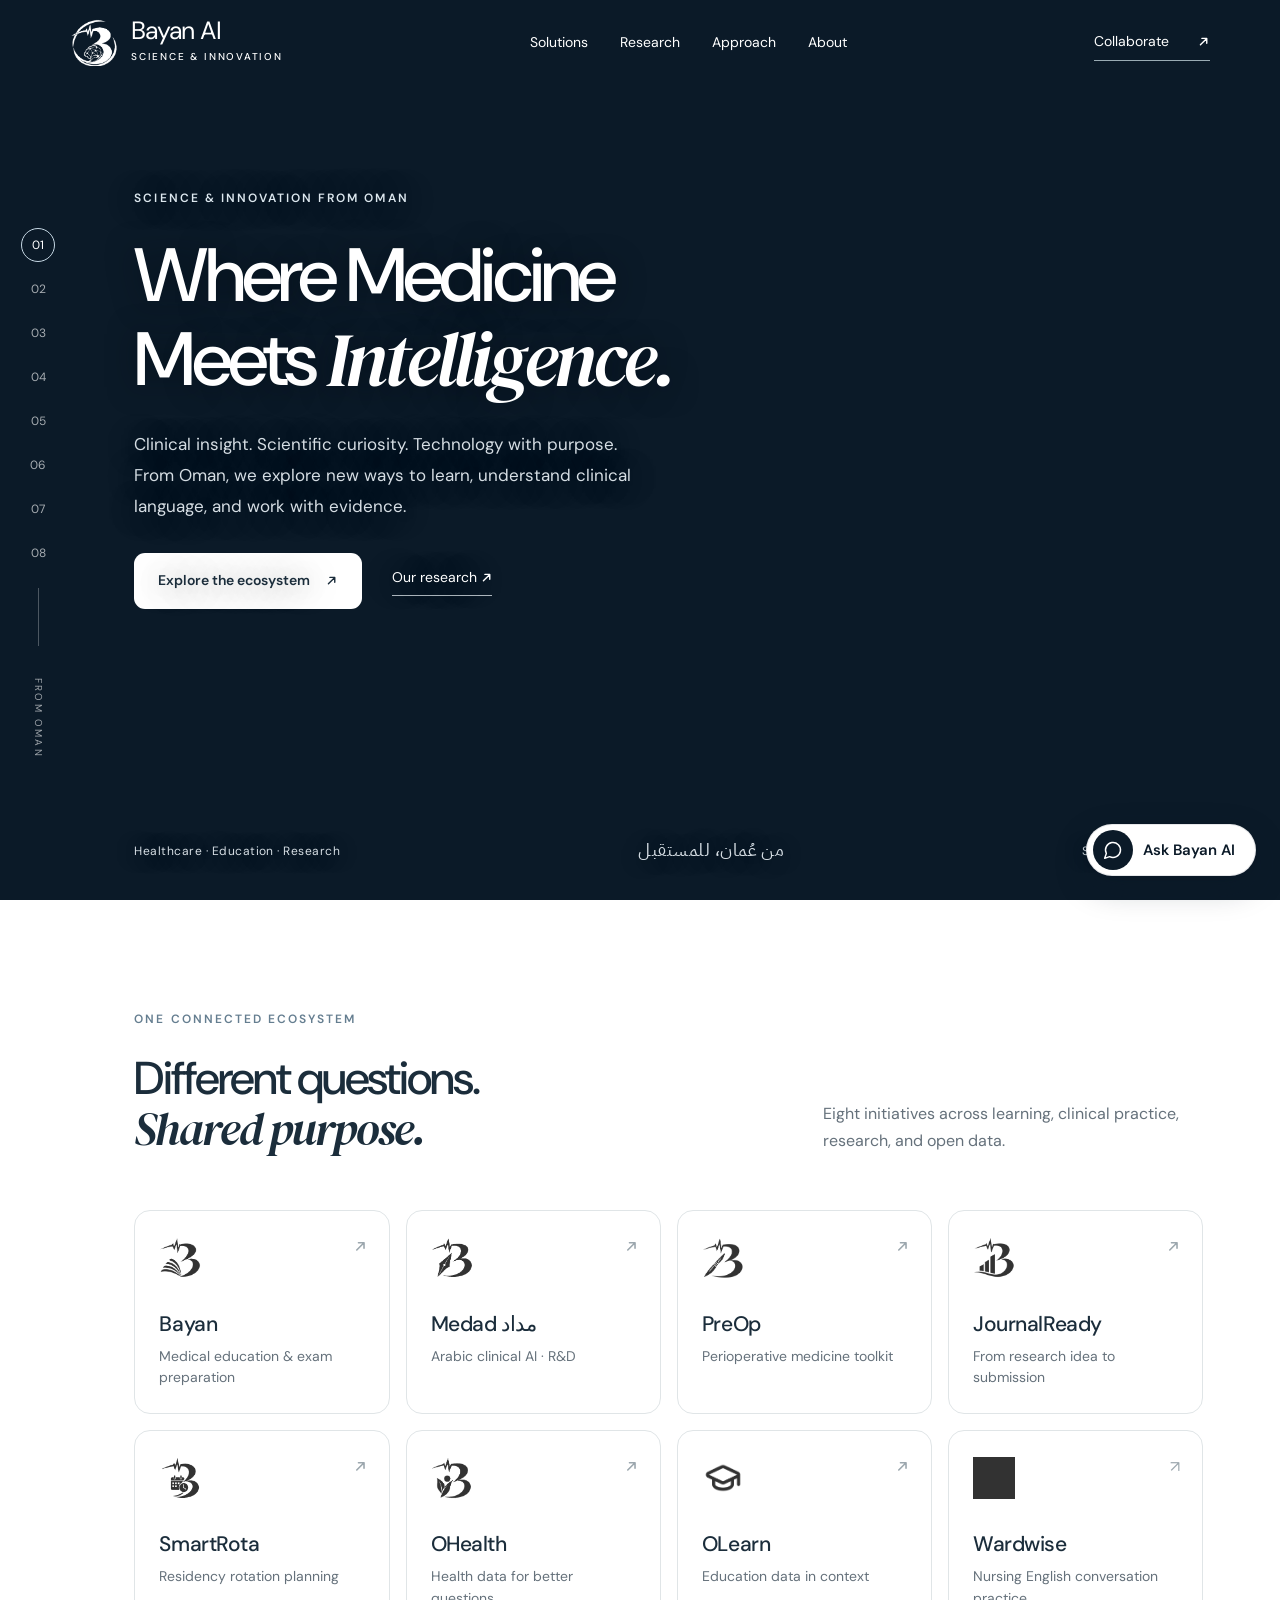
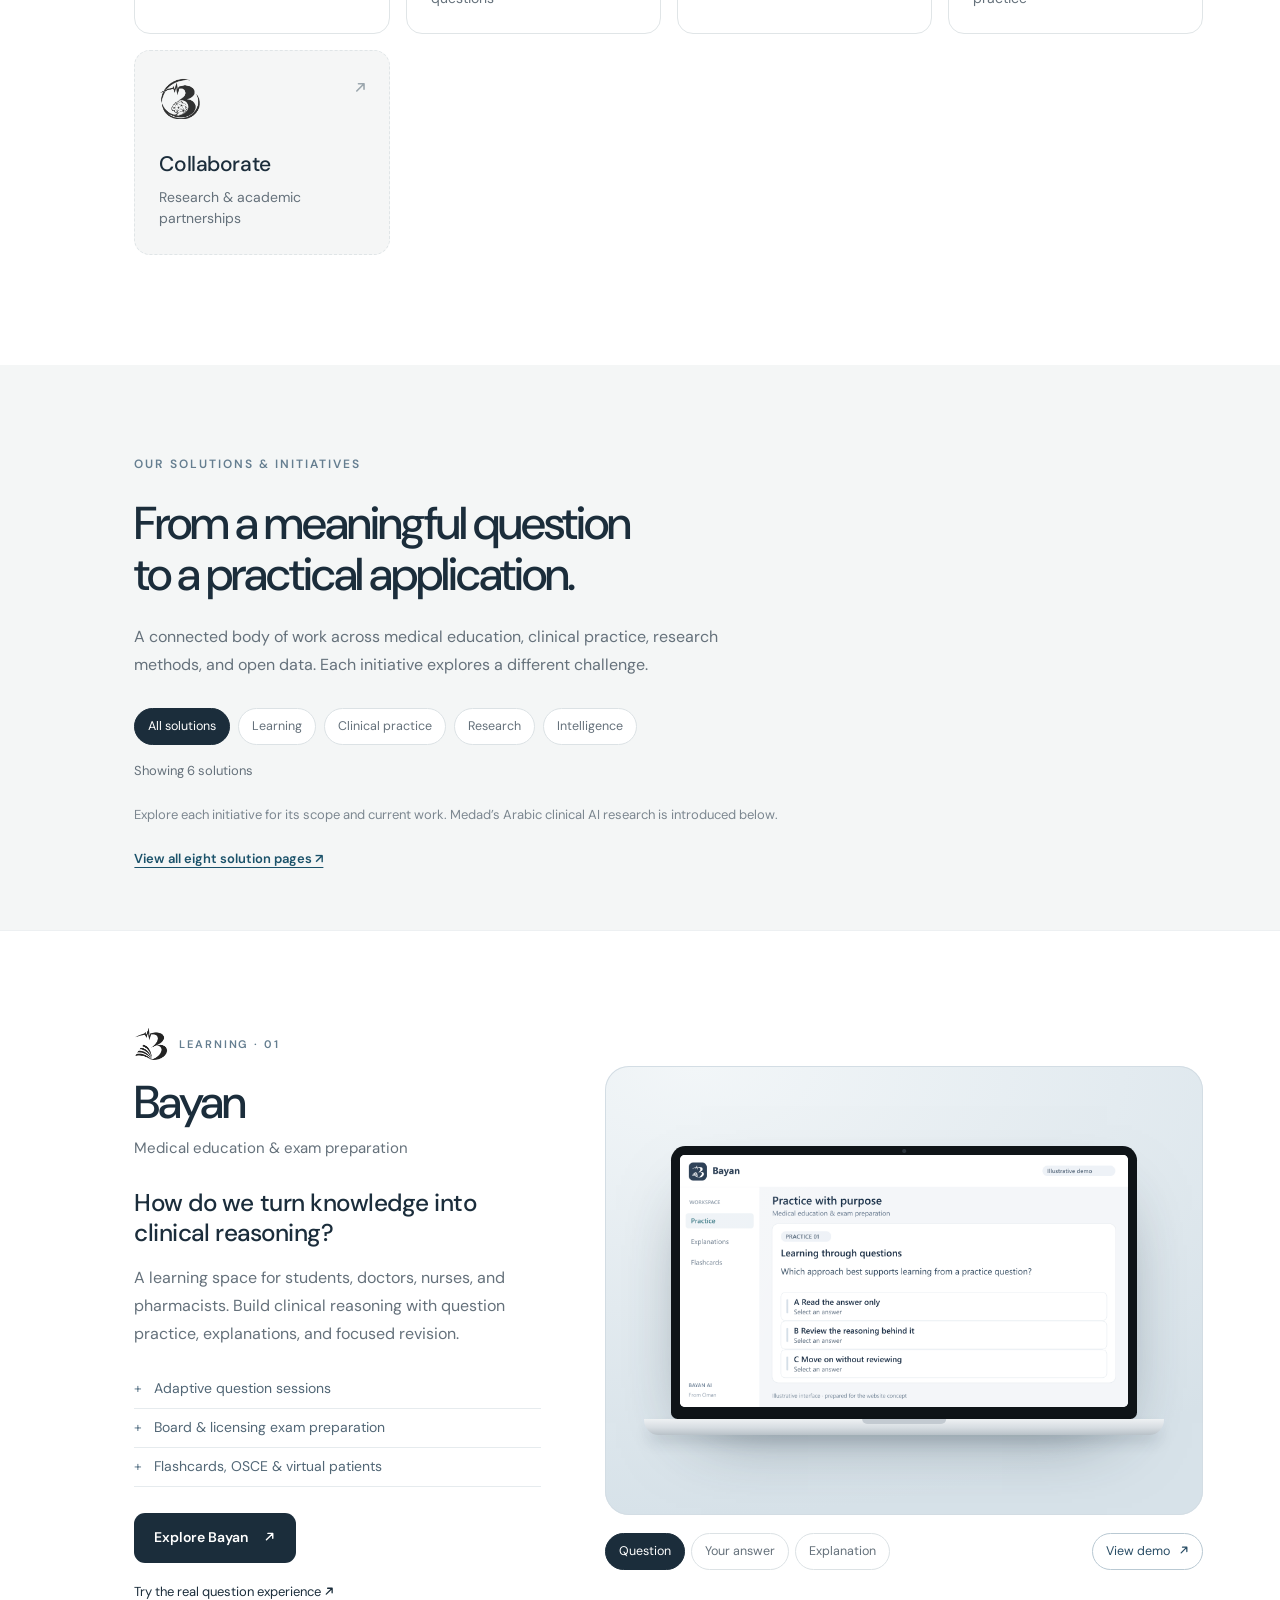
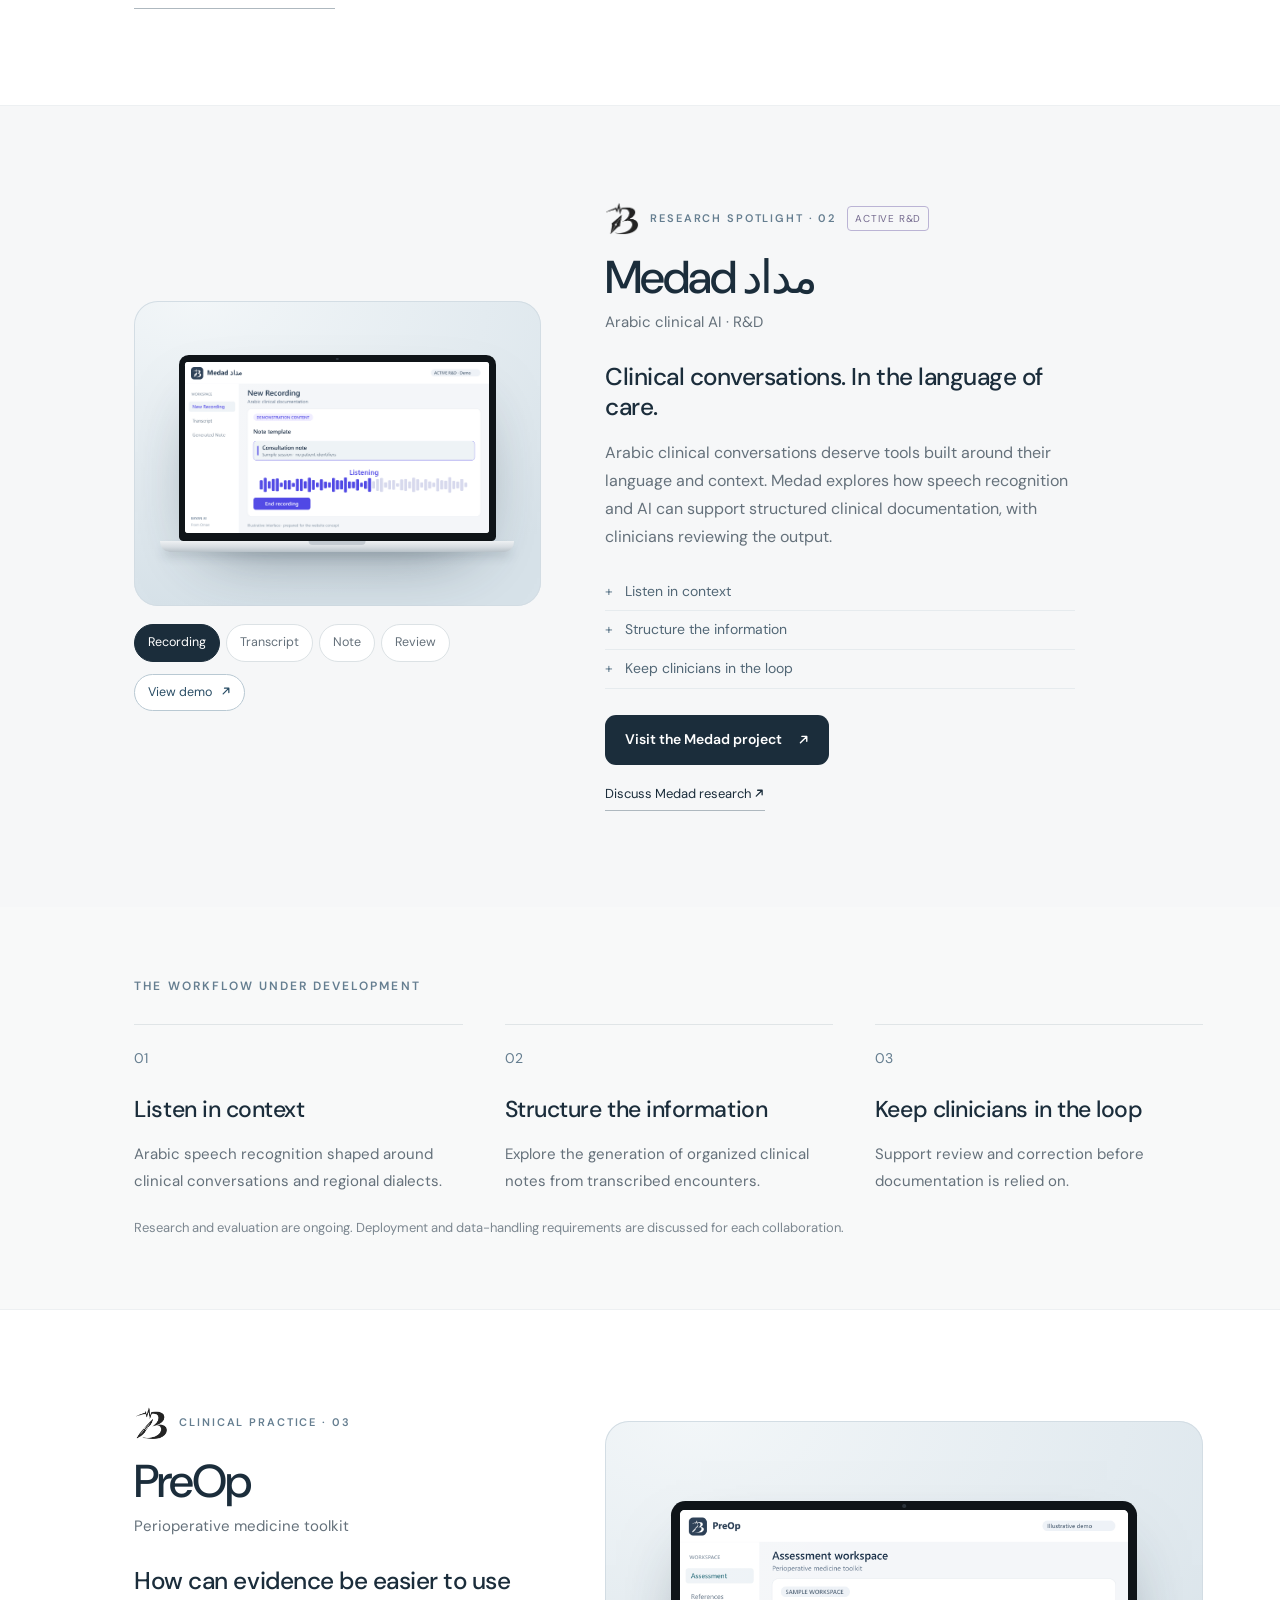
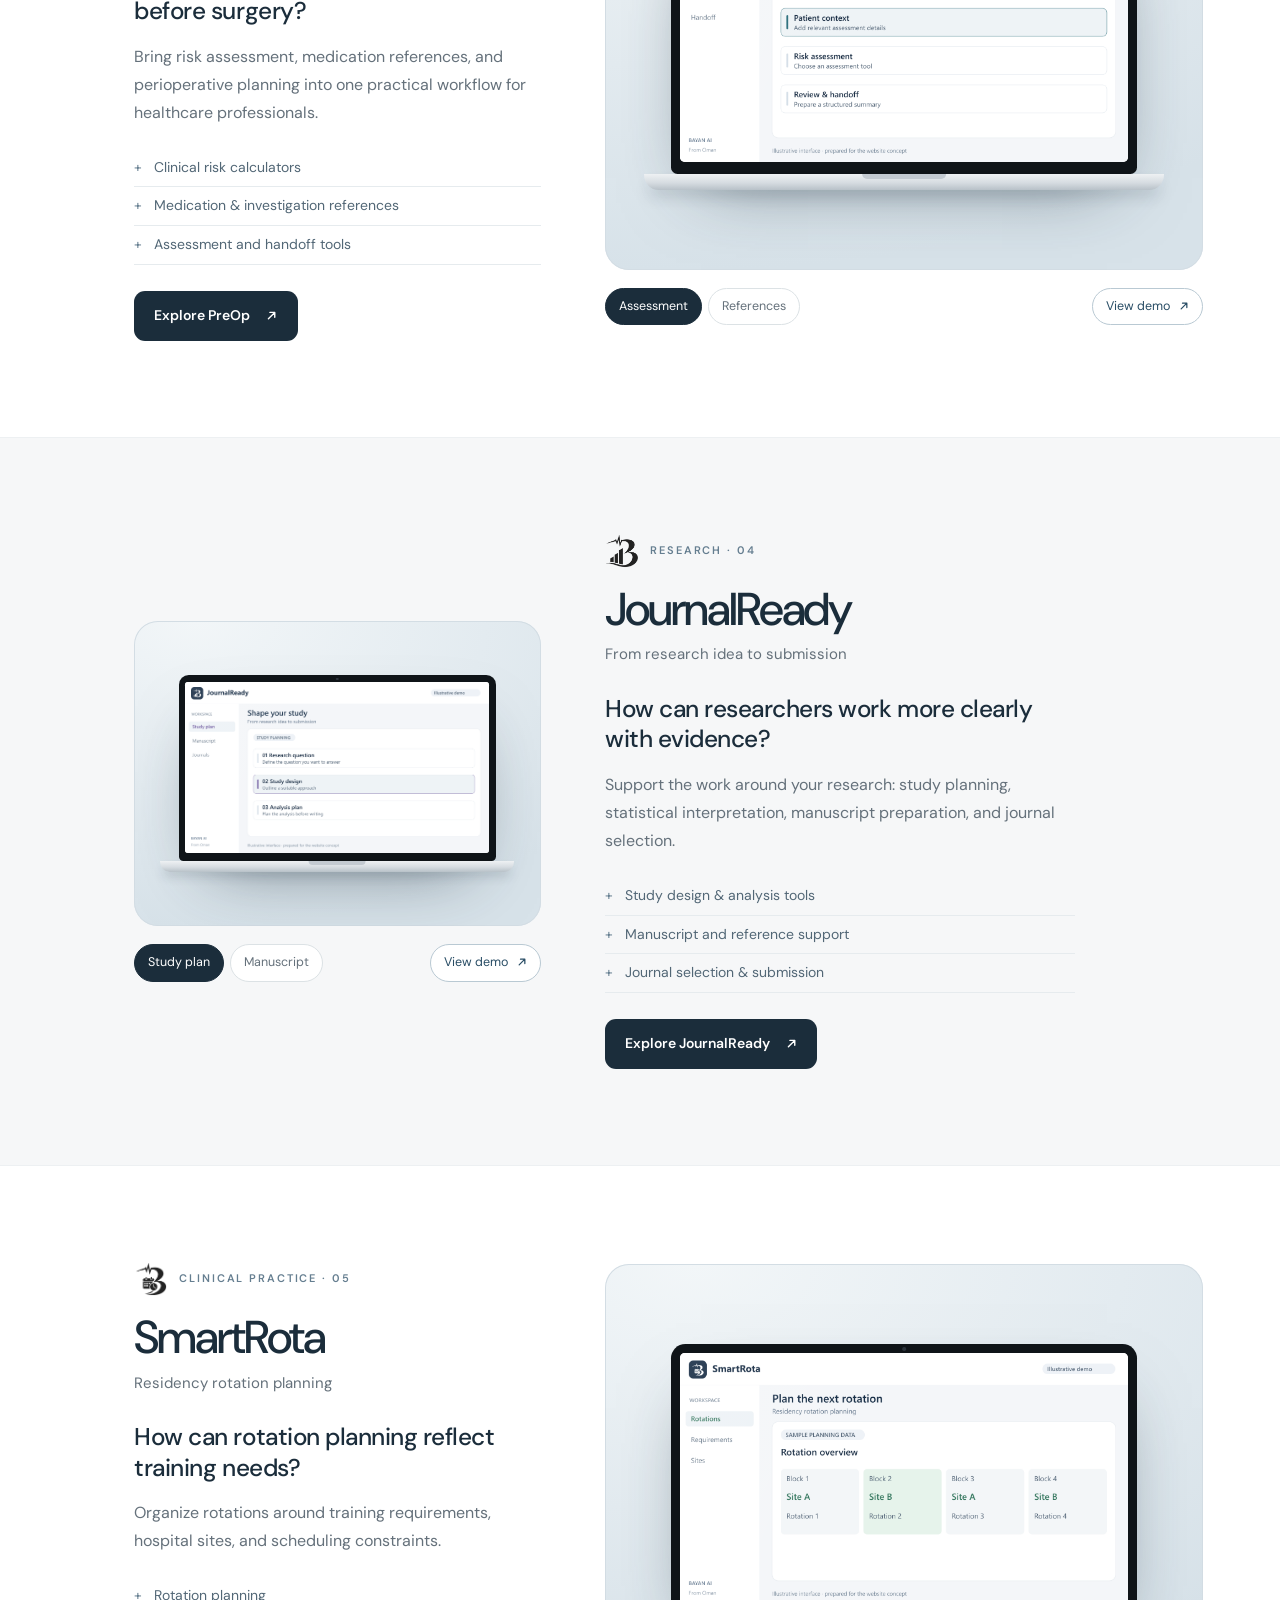
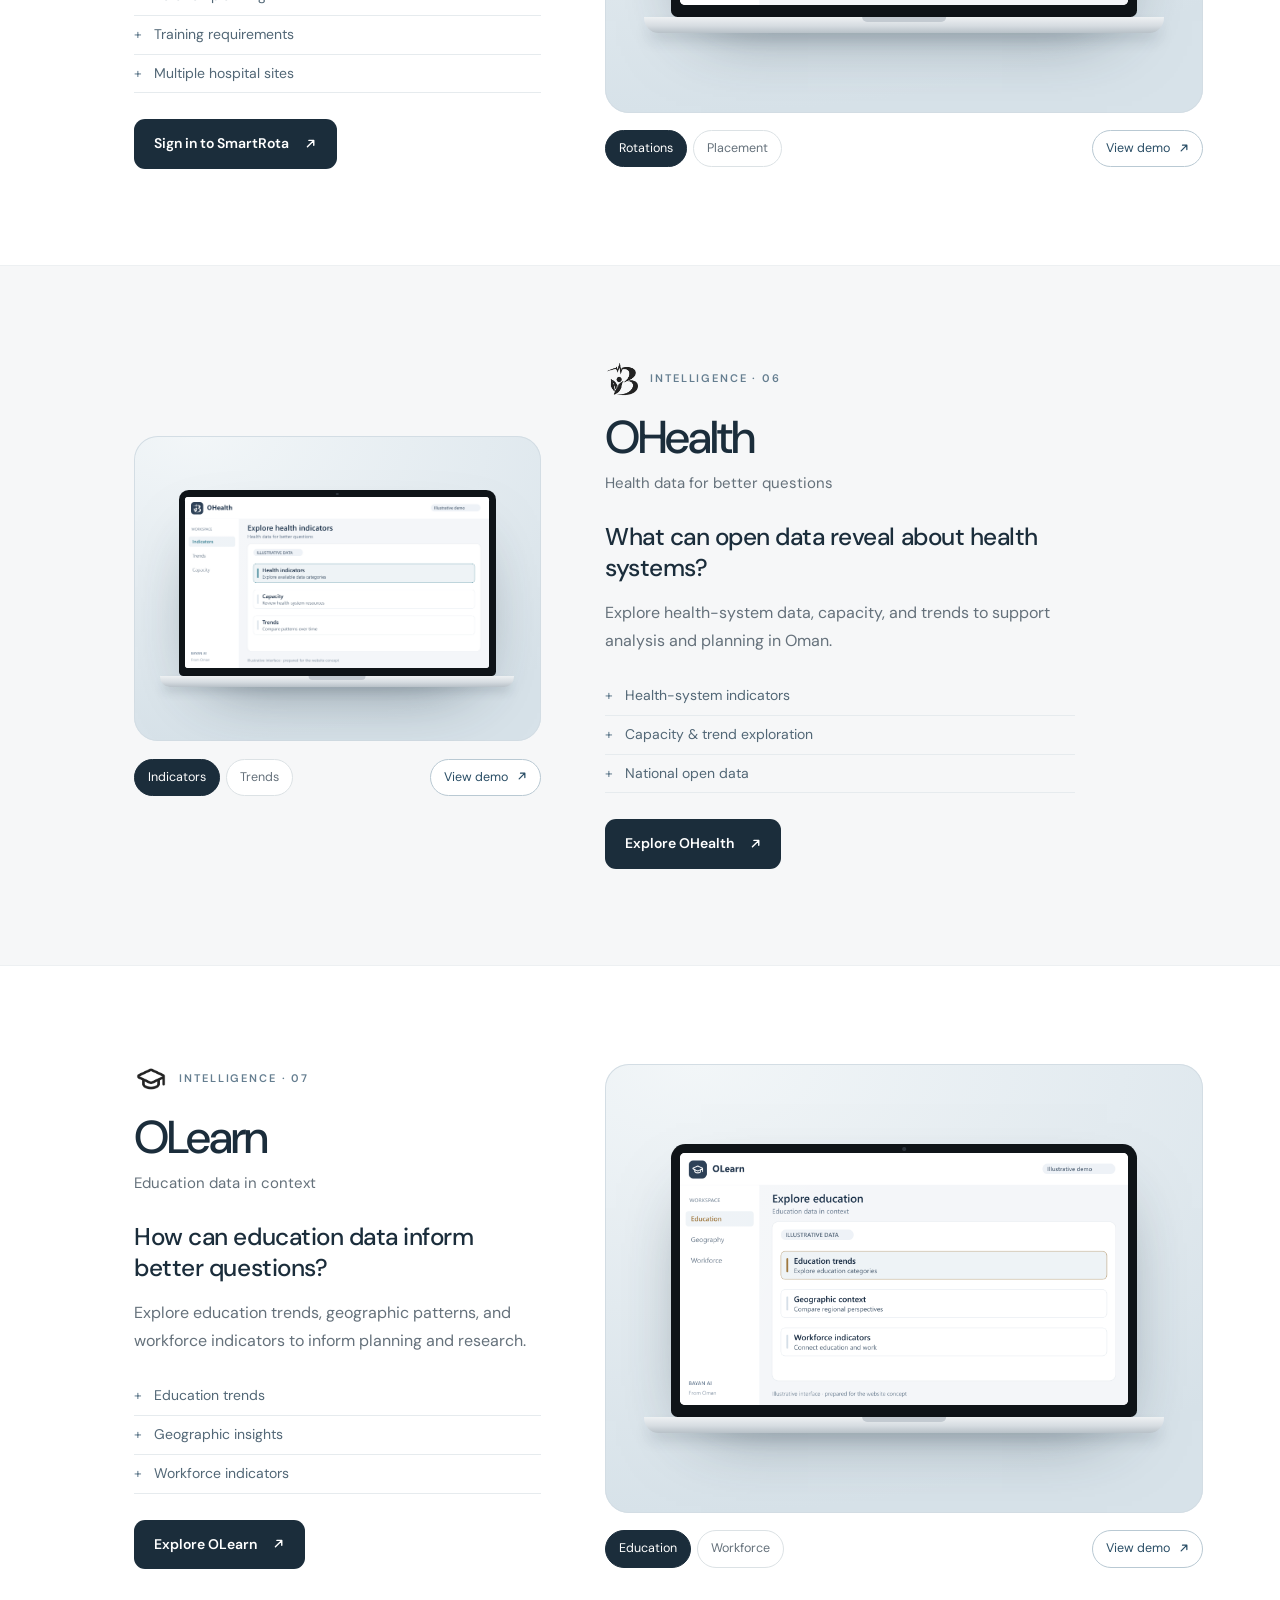
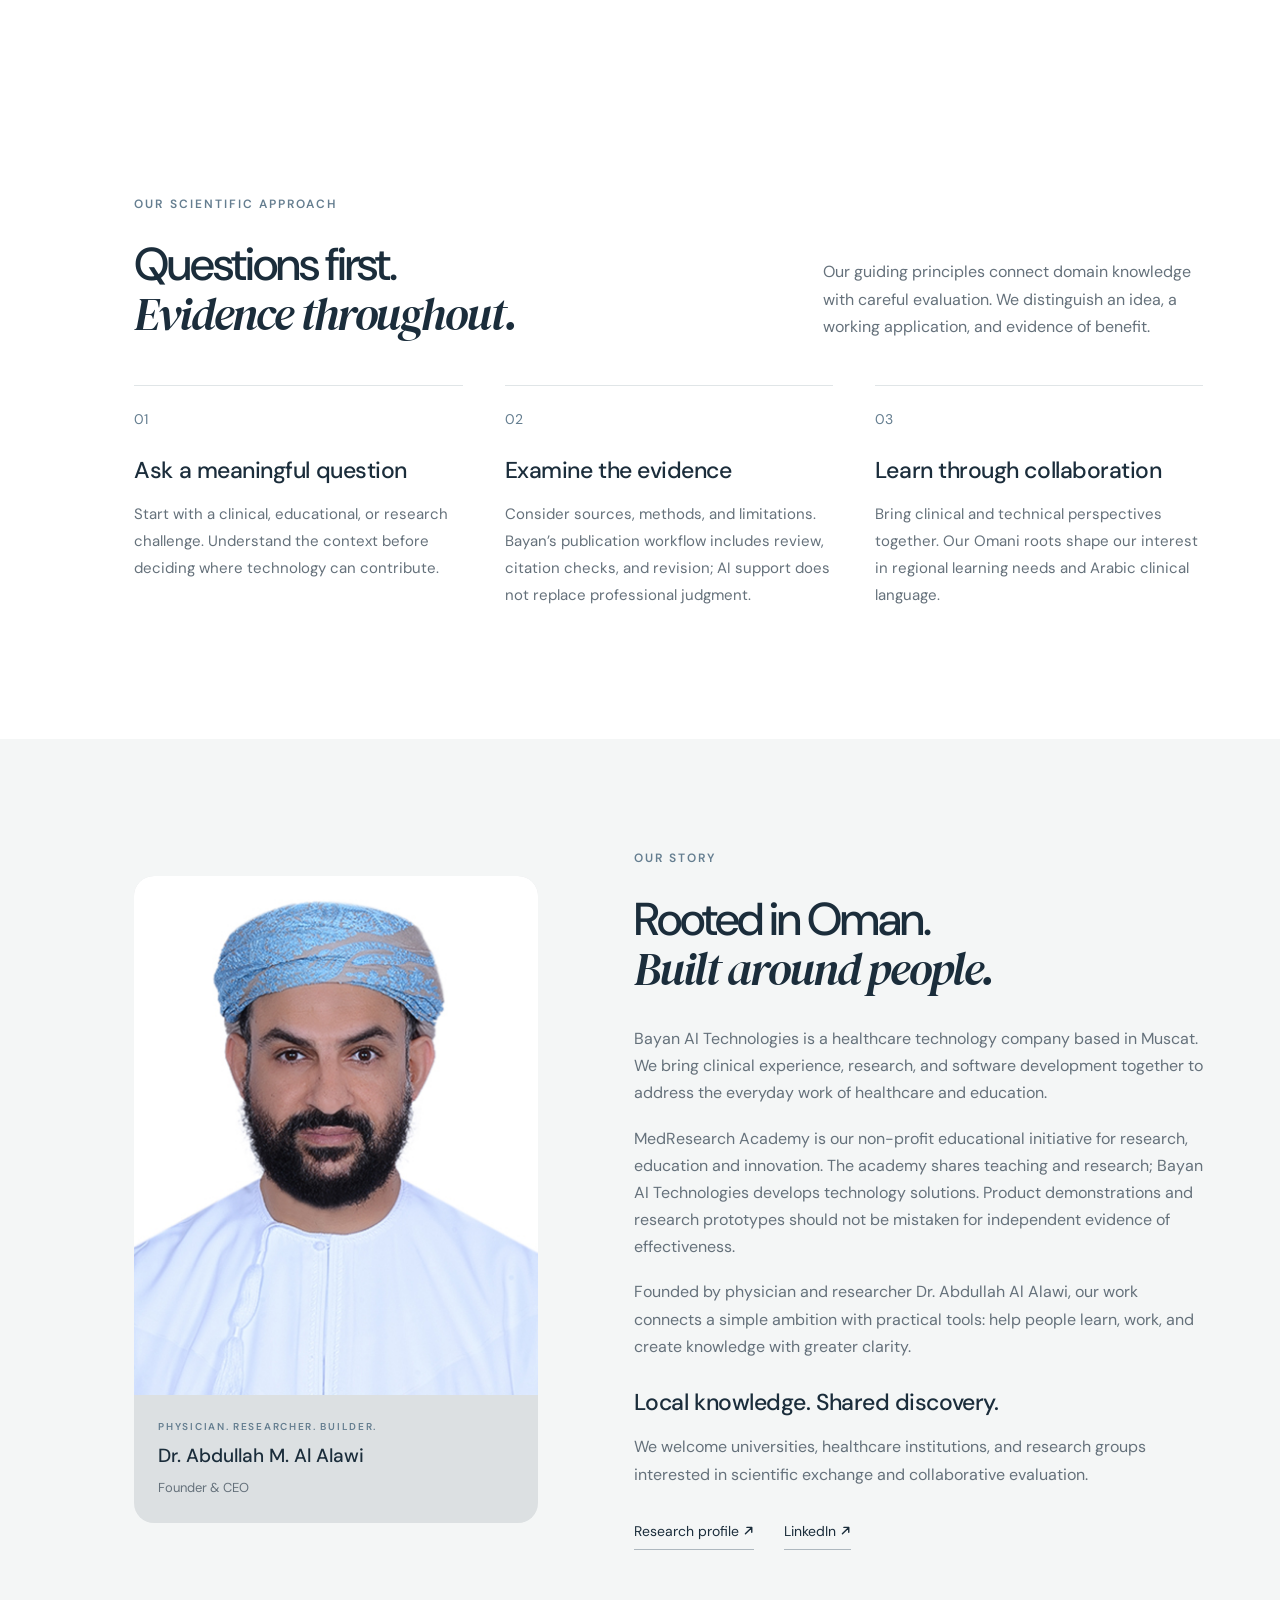
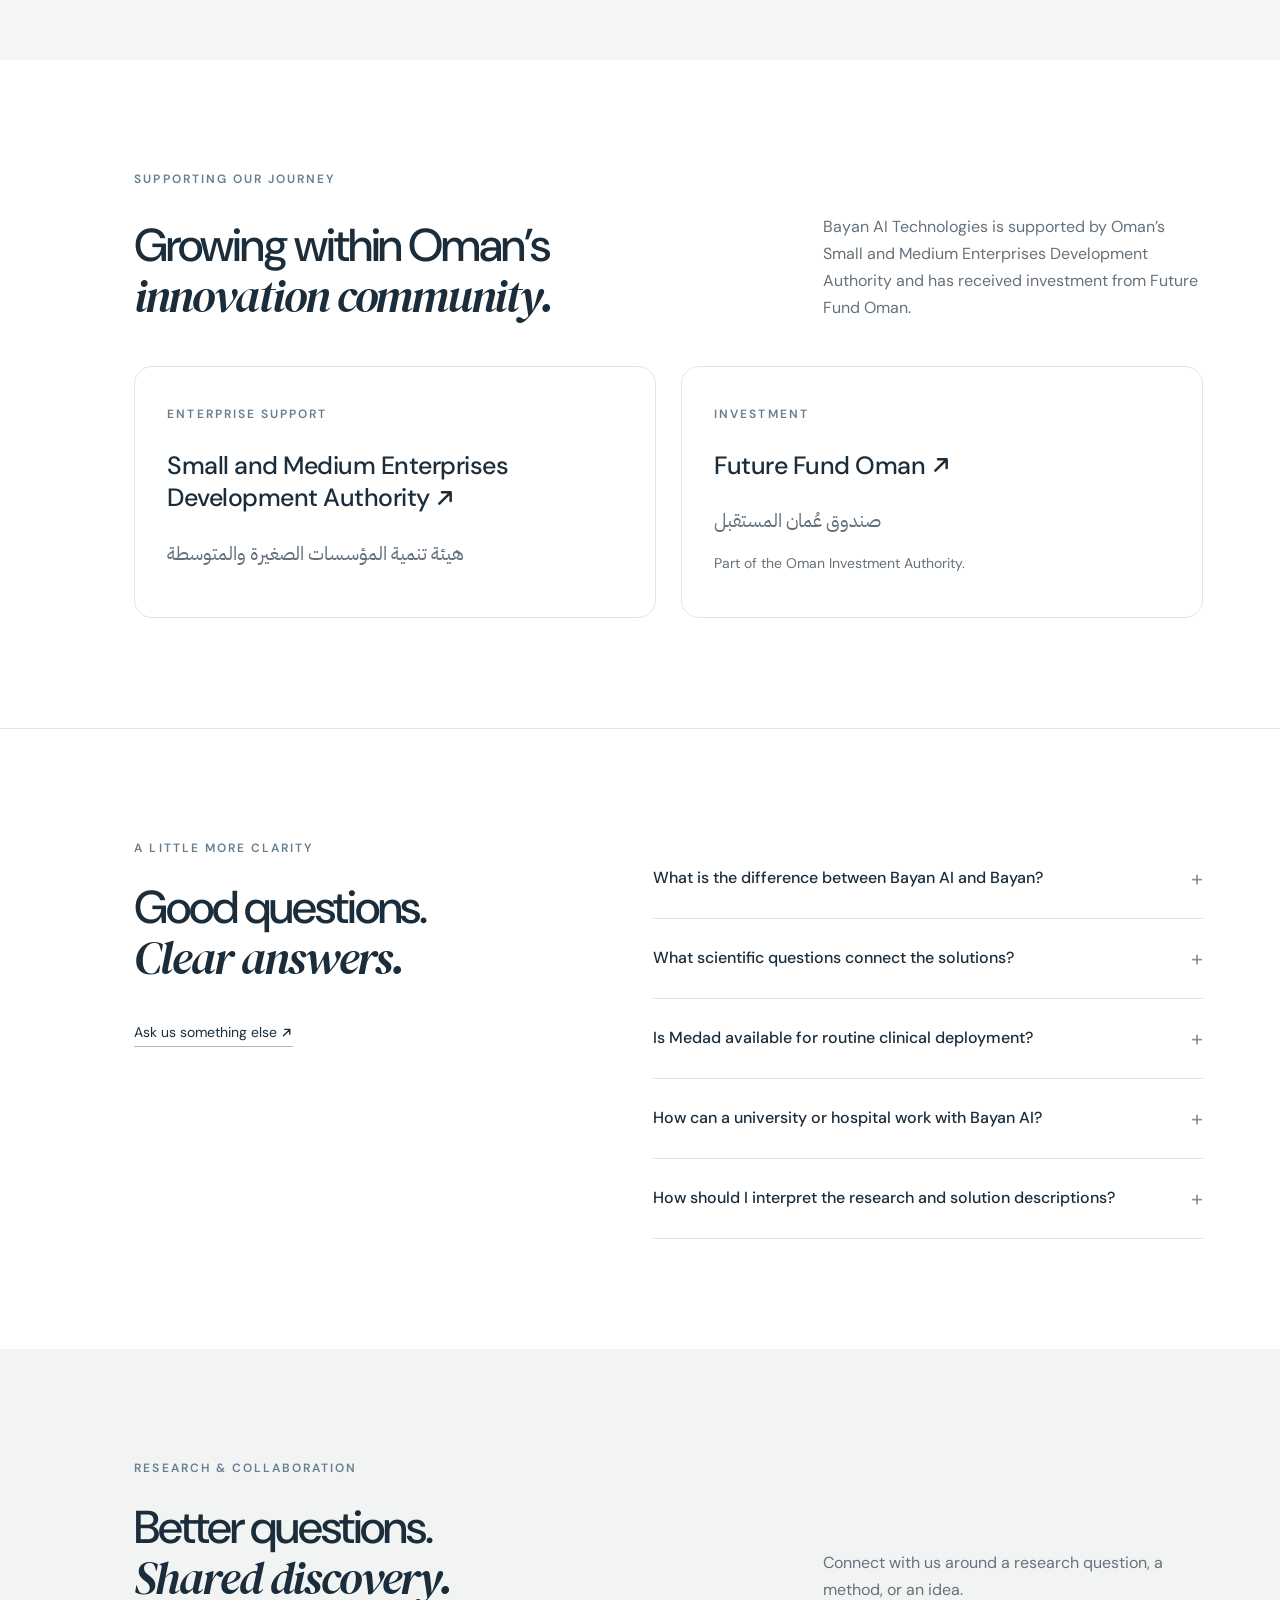
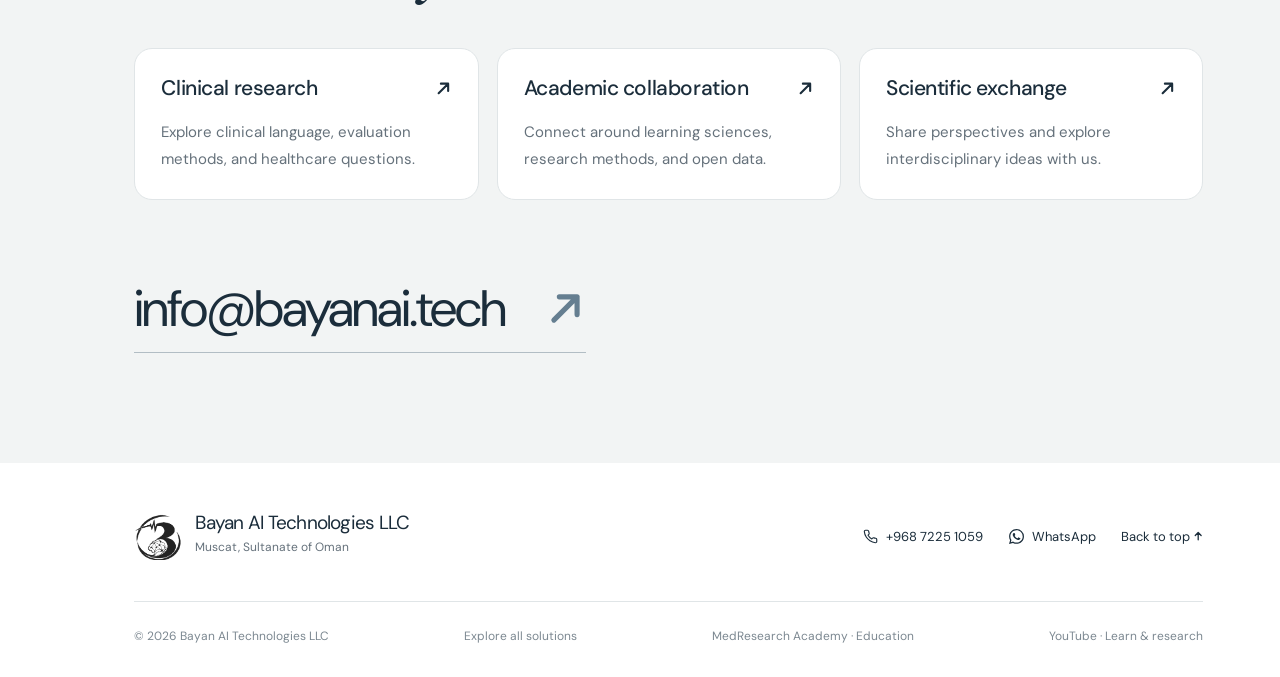
<file: index.html>
<!doctype html>
<html lang="en">
<head>
<meta charset="utf-8">
<meta name="viewport" content="width=device-width, initial-scale=1, viewport-fit=cover">
<title>Bayan AI Technologies | Science, Research &amp; Innovation from Oman</title>
<meta name="description" content="Science and innovation from Oman. Explore Bayan AI's work in medical education, Arabic clinical language, research methods, and health and education data.">
<meta name="theme-color" content="#0b1a28">
<meta property="og:title" content="Bayan AI Technologies">
<meta property="og:description" content="Connecting clinical insight, scientific inquiry, and artificial intelligence. Discover our research, solutions, and opportunities for scientific collaboration.">
<meta property="og:type" content="website">
<meta property="og:image" content="https://bayanai.tech/artwork/ai-oman.jpg">
<meta property="og:image:alt" content="Bayan AI artwork connecting artificial intelligence and Oman">
<meta name="twitter:card" content="summary_large_image">
<link rel="icon" href="assets/logos/bayan-ai-mark-white.png">
<link rel="preload" as="image" href="assets/scenes/posters/desktop-globe.webp" type="image/webp" media="(min-width: 761px) and (orientation: landscape)">
<link rel="preload" as="image" href="assets/scenes/posters/opening-mobile-start.jpg" media="(max-width: 760px), ((max-width: 1100px) and (orientation: portrait))">
<link rel="stylesheet" href="style.css">
<script defer src="app.js"></script>
<script defer src="bayan-chat.js" charset="utf-8" data-assets="assets/logos/" data-fonts="false"></script>
</head>
<body>
<a class="skip" href="#main">Skip to content</a>

<header class="site-header">
  <a class="brand" href="#top" aria-label="Bayan AI Technologies home"><img src="assets/logos/bayan-ai-mark-white.png" alt=""><span>Bayan AI<small>SCIENCE &amp; INNOVATION</small></span></a>
  <nav id="main-navigation" aria-label="Main navigation">
    <a href="#products">Solutions</a><a href="#research">Research</a><a href="#approach">Approach</a><a href="#about">About</a>
  </nav>
  <div class="header-actions">
    <a class="contact-link" href="#contact">Collaborate <span><svg class="arrow" viewBox="0 0 12 12" aria-hidden="true"><path d="M2.6 9.4 9.4 2.6M4.2 2.6h5.2v5.2" fill="none" stroke="currentColor" stroke-width="1.5" stroke-linecap="round" stroke-linejoin="round"/></svg></span></a>
    <button class="menu-toggle" aria-label="Open navigation" aria-expanded="false" aria-controls="main-navigation"><span></span><span></span></button>
  </div>
</header>

<aside class="side-rail" aria-label="Chapter navigation">
  <a href="#top" class="active" aria-label="Introduction"><span>01</span><b>Introduction</b></a>
  <a href="#solution-bayan" aria-label="Bayan"><span>02</span><b>Bayan</b></a>
  <a href="#research" aria-label="Medad مداد"><span>03</span><b>Medad مداد</b></a>
  <a href="#solution-preop" aria-label="PreOp"><span>04</span><b>PreOp</b></a>
  <a href="#solution-journalready" aria-label="JournalReady"><span>05</span><b>JournalReady</b></a>
  <a href="#solution-smartrota" aria-label="SmartRota"><span>06</span><b>SmartRota</b></a>
  <a href="#solution-ohealth" aria-label="OHealth"><span>07</span><b>OHealth</b></a>
  <a href="#solution-olearn" aria-label="OLearn"><span>08</span><b>OLearn</b></a>
  <div class="rail-line"></div>
  <span class="rail-caption">FROM OMAN</span>
</aside>

<main id="main">

  <!-- ============ OPENING: globe → Oman → coast → the laptop opens ============ -->
  <section class="hero-journey" id="top">
    <div class="film">
      <!-- Desktop: a still of the globe. Phones skip it (blank source) and play
           the portrait film once instead; it holds its last frame. -->
      <picture class="hero-still">
        <source media="(max-width: 760px), ((max-width: 1100px) and (orientation: portrait))" srcset="[data-uri]">
        <source type="image/webp" srcset="assets/scenes/posters/desktop-globe.webp">
        <img src="assets/scenes/posters/desktop-globe.jpg" alt="" fetchpriority="high">
      </picture>
      <video class="hero-film" muted playsinline preload="none" aria-hidden="true"
             data-poster="assets/scenes/posters/opening-mobile-start.jpg"
             data-src="assets/videos/m/hero.mp4?v=20260921e"
             data-end="assets/scenes/posters/opening-mobile-end.jpg"></video>
    </div>

    <div class="hero">
      <div class="hero-copy">
        <p class="eyebrow">SCIENCE &amp; INNOVATION FROM OMAN</p>
        <h1>Where Medicine<br>Meets <em>Intelligence.</em></h1>
        <p class="hero-intro">Clinical insight. Scientific curiosity. Technology with purpose. From Oman, we explore new ways to learn, understand clinical language, and work with evidence.</p>
        <div class="actions">
          <a class="button light" href="#ecosystem">Explore the ecosystem <span><svg class="arrow" viewBox="0 0 12 12" aria-hidden="true"><path d="M2.6 9.4 9.4 2.6M4.2 2.6h5.2v5.2" fill="none" stroke="currentColor" stroke-width="1.5" stroke-linecap="round" stroke-linejoin="round"/></svg></span></a>
          <a class="text-link" href="#research">Our research <svg class="arrow" viewBox="0 0 12 12" aria-hidden="true"><path d="M2.6 9.4 9.4 2.6M4.2 2.6h5.2v5.2" fill="none" stroke="currentColor" stroke-width="1.5" stroke-linecap="round" stroke-linejoin="round"/></svg></a>
        </div>
      </div>
      <div class="hero-bottom">
        <span>Healthcare · Education · Research</span>
        <span lang="ar" dir="rtl">من عُمان، للمستقبل</span>
        <a href="#ecosystem">Scroll to discover <svg class="arrow" viewBox="0 0 12 12" aria-hidden="true"><path d="M6 1.8v8.4M2.6 6.8 6 10.2l3.4-3.4" fill="none" stroke="currentColor" stroke-width="1.5" stroke-linecap="round" stroke-linejoin="round"/></svg></a>
      </div>
      <div class="film-title">
        <p class="eyebrow">SCIENCE &amp; INNOVATION FROM OMAN</p>
        <h1>Where Medicine<br>Meets <em>Intelligence.</em></h1>
        <p class="hero-intro">Clinical insight. Scientific curiosity. Technology with purpose. From Oman, we explore new ways to learn, understand clinical language, and work with evidence.</p>
        <div class="actions">
          <a class="button light" href="#ecosystem">Explore the ecosystem <span><svg class="arrow" viewBox="0 0 12 12" aria-hidden="true"><path d="M2.6 9.4 9.4 2.6M4.2 2.6h5.2v5.2" fill="none" stroke="currentColor" stroke-width="1.5" stroke-linecap="round" stroke-linejoin="round"/></svg></span></a>
          <a class="text-link" href="#research">Our research <svg class="arrow" viewBox="0 0 12 12" aria-hidden="true"><path d="M2.6 9.4 9.4 2.6M4.2 2.6h5.2v5.2" fill="none" stroke="currentColor" stroke-width="1.5" stroke-linecap="round" stroke-linejoin="round"/></svg></a>
        </div>
      </div>
    </div>
  </section>

  <!-- ============ ECOSYSTEM ============ -->
  <section class="white-section" id="ecosystem">
    <div class="section-intro">
      <p class="eyebrow">ONE CONNECTED ECOSYSTEM</p>
      <h2>Different questions.<br><em>Shared purpose.</em></h2>
      <p>Eight initiatives across learning, clinical practice, research, and open data.</p>
    </div>
    <div class="directory">
      <a href="#solution-bayan"><img src="assets/logos/bayan-mark-white.png" alt="Bayan logo" loading="lazy"><h3>Bayan</h3><p>Medical education &amp; exam preparation</p><span aria-hidden="true"><svg class="arrow" viewBox="0 0 12 12" aria-hidden="true"><path d="M2.6 9.4 9.4 2.6M4.2 2.6h5.2v5.2" fill="none" stroke="currentColor" stroke-width="1.5" stroke-linecap="round" stroke-linejoin="round"/></svg></span></a>
      <a href="#research"><img src="assets/logos/medad-mark-white.png" alt="Medad مداد logo" loading="lazy"><h3>Medad مداد</h3><p>Arabic clinical AI · R&amp;D</p><span aria-hidden="true"><svg class="arrow" viewBox="0 0 12 12" aria-hidden="true"><path d="M2.6 9.4 9.4 2.6M4.2 2.6h5.2v5.2" fill="none" stroke="currentColor" stroke-width="1.5" stroke-linecap="round" stroke-linejoin="round"/></svg></span></a>
      <a href="#solution-preop"><img src="assets/logos/preop-mark-white.png" alt="PreOp logo" loading="lazy"><h3>PreOp</h3><p>Perioperative medicine toolkit</p><span aria-hidden="true"><svg class="arrow" viewBox="0 0 12 12" aria-hidden="true"><path d="M2.6 9.4 9.4 2.6M4.2 2.6h5.2v5.2" fill="none" stroke="currentColor" stroke-width="1.5" stroke-linecap="round" stroke-linejoin="round"/></svg></span></a>
      <a href="#solution-journalready"><img src="assets/logos/journalready-mark-white.png" alt="JournalReady logo" loading="lazy"><h3>JournalReady</h3><p>From research idea to submission</p><span aria-hidden="true"><svg class="arrow" viewBox="0 0 12 12" aria-hidden="true"><path d="M2.6 9.4 9.4 2.6M4.2 2.6h5.2v5.2" fill="none" stroke="currentColor" stroke-width="1.5" stroke-linecap="round" stroke-linejoin="round"/></svg></span></a>
      <a href="#solution-smartrota"><img src="assets/logos/smartrota-mark-white.png" alt="SmartRota logo" loading="lazy"><h3>SmartRota</h3><p>Residency rotation planning</p><span aria-hidden="true"><svg class="arrow" viewBox="0 0 12 12" aria-hidden="true"><path d="M2.6 9.4 9.4 2.6M4.2 2.6h5.2v5.2" fill="none" stroke="currentColor" stroke-width="1.5" stroke-linecap="round" stroke-linejoin="round"/></svg></span></a>
      <a href="#solution-ohealth"><img src="assets/logos/ohealth-mark-white.png" alt="OHealth logo" loading="lazy"><h3>OHealth</h3><p>Health data for better questions</p><span aria-hidden="true"><svg class="arrow" viewBox="0 0 12 12" aria-hidden="true"><path d="M2.6 9.4 9.4 2.6M4.2 2.6h5.2v5.2" fill="none" stroke="currentColor" stroke-width="1.5" stroke-linecap="round" stroke-linejoin="round"/></svg></span></a>
      <a href="#solution-olearn"><img src="assets/logos/olearn-mark-white.png" alt="OLearn logo" loading="lazy"><h3>OLearn</h3><p>Education data in context</p><span aria-hidden="true"><svg class="arrow" viewBox="0 0 12 12" aria-hidden="true"><path d="M2.6 9.4 9.4 2.6M4.2 2.6h5.2v5.2" fill="none" stroke="currentColor" stroke-width="1.5" stroke-linecap="round" stroke-linejoin="round"/></svg></span></a>
      <a href="/solutions/wardwise"><img src="assets/logos/wardwise-mark.png" alt="Wardwise logo" loading="lazy"><h3>Wardwise</h3><p>Nursing English conversation practice</p><span aria-hidden="true">↗</span></a>
      <a href="#contact" class="directory-more"><img src="assets/logos/bayan-ai-mark-white.png" alt="Bayan AI logo" loading="lazy"><h3>Collaborate</h3><p>Research &amp; academic partnerships</p><span aria-hidden="true"><svg class="arrow" viewBox="0 0 12 12" aria-hidden="true"><path d="M2.6 9.4 9.4 2.6M4.2 2.6h5.2v5.2" fill="none" stroke="currentColor" stroke-width="1.5" stroke-linecap="round" stroke-linejoin="round"/></svg></span></a>
    </div>
  </section>

  <!-- ============ SOLUTIONS INTRO (+ mobile category folders) ============ -->
  <section class="white-section product-intro" id="products">
    <p class="eyebrow">OUR SOLUTIONS &amp; INITIATIVES</p>
    <h2>From a meaningful question<br>to a practical application.</h2>
    <p>A connected body of work across medical education, clinical practice, research methods, and open data. Each initiative explores a different challenge.</p>
    <div class="filters" role="group" aria-label="Filter solutions by area">
      <button data-filter="All solutions" aria-pressed="true">All solutions</button>
      <button data-filter="Learning" aria-pressed="false">Learning</button>
      <button data-filter="Clinical practice" aria-pressed="false">Clinical practice</button>
      <button data-filter="Research" aria-pressed="false">Research</button>
      <button data-filter="Intelligence" aria-pressed="false">Intelligence</button>
    </div>
    <p class="filter-count" role="status">Showing 6 solutions</p>
    <p class="scope-note">Explore each initiative for its scope and current work. Medad’s Arabic clinical AI research is introduced below.</p>
    <p class="scope-note"><a href="/solutions" style="color:#1b526a;text-decoration:underline;text-underline-offset:4px;font-weight:600">View all eight solution pages ↗</a></p>

    <!-- Mobile: solutions are grouped into category folders. Chapters are moved in by app.js on small screens. -->
    <div class="folders" aria-label="Solutions by area">
      <details class="folder" data-category="Learning" open>
        <summary>
          <span class="folder-index">01</span>
          <span class="folder-title">Learning<small>Medical education &amp; exam preparation</small></span>
          <span class="folder-marks"><img src="assets/logos/bayan-mark-white.png" alt="Bayan"></span>
          <i class="folder-chevron" aria-hidden="true"></i>
        </summary>
        <div class="folder-body"></div>
      </details>
      <details class="folder" data-category="Research">
        <summary>
          <span class="folder-index">02</span>
          <span class="folder-title">Research<small>Arabic clinical AI · Study design &amp; publication</small></span>
          <span class="folder-marks"><img src="assets/logos/medad-mark-white.png" alt="Medad"><img src="assets/logos/journalready-mark-white.png" alt="JournalReady"></span>
          <i class="folder-chevron" aria-hidden="true"></i>
        </summary>
        <div class="folder-body"></div>
      </details>
      <details class="folder" data-category="Clinical practice">
        <summary>
          <span class="folder-index">03</span>
          <span class="folder-title">Clinical practice<small>Perioperative toolkit · Rotation planning</small></span>
          <span class="folder-marks"><img src="assets/logos/preop-mark-white.png" alt="PreOp"><img src="assets/logos/smartrota-mark-white.png" alt="SmartRota"></span>
          <i class="folder-chevron" aria-hidden="true"></i>
        </summary>
        <div class="folder-body"></div>
      </details>
      <details class="folder" data-category="Intelligence">
        <summary>
          <span class="folder-index">04</span>
          <span class="folder-title">Intelligence<small>Health &amp; education data in context</small></span>
          <span class="folder-marks"><img src="assets/logos/ohealth-mark-white.png" alt="OHealth"><img src="assets/logos/olearn-mark-white.png" alt="OLearn"></span>
          <i class="folder-chevron" aria-hidden="true"></i>
        </summary>
        <div class="folder-body"></div>
      </details>
    </div>
  </section>

  <!-- ============ CHAPTER: BAYAN (push in to the screen) ============ -->
  <section class="app-chapter" id="solution-bayan" data-app="bayan" data-category="Learning">
    <div class="chapter-layout">
      <div class="app-copy">
        <header class="app-head">
          <div class="chapter-heading"><img class="ink-mark" src="assets/logos/bayan-mark-white.png" alt="Bayan logo" loading="lazy"><span class="eyebrow">LEARNING · 01</span></div>
          <h2>Bayan</h2>
          <p class="app-subtitle">Medical education &amp; exam preparation</p>
        </header>
        <div class="app-body">
          <h3>How do we turn knowledge into clinical reasoning?</h3>
          <p>A learning space for students, doctors, nurses, and pharmacists. Build clinical reasoning with question practice, explanations, and focused revision.</p>
          <ul><li>Adaptive question sessions</li><li>Board &amp; licensing exam preparation</li><li>Flashcards, OSCE &amp; virtual patients</li></ul>
          <div class="app-actions">
            <a class="button dark" href="https://www.bayan.edu.om/" target="_blank" rel="noopener" aria-label="Explore Bayan (opens in a new tab)">Explore Bayan <span aria-hidden="true"><svg class="arrow" viewBox="0 0 12 12" aria-hidden="true"><path d="M2.6 9.4 9.4 2.6M4.2 2.6h5.2v5.2" fill="none" stroke="currentColor" stroke-width="1.5" stroke-linecap="round" stroke-linejoin="round"/></svg></span></a>
            <a class="text-link" href="https://www.bayan.edu.om/sample-quiz" target="_blank" rel="noopener" aria-label="Try the real question experience (opens in a new tab)">Try the real question experience <span aria-hidden="true"><svg class="arrow" viewBox="0 0 12 12" aria-hidden="true"><path d="M2.6 9.4 9.4 2.6M4.2 2.6h5.2v5.2" fill="none" stroke="currentColor" stroke-width="1.5" stroke-linecap="round" stroke-linejoin="round"/></svg></span></a>
          </div>
        </div>
      </div>
      <div class="demo-stack">
        <div class="demo-card screen-layer" role="button" tabindex="0" aria-label="Open the Bayan demo">
          <div class="device"><div class="device-screen"><div class="screen-glass"></div></div><div class="device-base" aria-hidden="true"></div></div>
        </div>
        <div class="demo-toolbar">
        <div class="demo-tabs" role="group" aria-label="Bayan illustrative demo steps">
          <button data-demo-step="0" aria-pressed="true">Question</button><button data-demo-step="1" aria-pressed="false">Your answer</button><button data-demo-step="2" aria-pressed="false">Explanation</button>
        </div>
        <button class="expand-demo" data-open-demo="bayan">View demo <span aria-hidden="true"><svg class="arrow" viewBox="0 0 12 12" aria-hidden="true"><path d="M2.6 9.4 9.4 2.6M4.2 2.6h5.2v5.2" fill="none" stroke="currentColor" stroke-width="1.5" stroke-linecap="round" stroke-linejoin="round"/></svg></span></button>
        </div>
      </div>
    </div>
  </section>

  <!-- ============ CHAPTER: MEDAD (pull back, travel along the coast, the next laptop opens) ============ -->
  <section class="app-chapter alt" id="research" data-app="medad" data-category="Research">
    <div class="chapter-layout">
      <div class="app-copy">
        <header class="app-head">
          <div class="chapter-heading"><img class="ink-mark" src="assets/logos/medad-mark-white.png" alt="Medad مداد logo" loading="lazy"><span class="eyebrow">RESEARCH SPOTLIGHT · 02</span><span class="rd-label">ACTIVE R&amp;D</span></div>
          <h2>Medad مداد</h2>
          <p class="app-subtitle">Arabic clinical AI · R&amp;D</p>
        </header>
        <div class="app-body">
          <h3>Clinical conversations. In the language of care.</h3>
          <p>Arabic clinical conversations deserve tools built around their language and context. Medad explores how speech recognition and AI can support structured clinical documentation, with clinicians reviewing the output.</p>
          <ul><li>Listen in context</li><li>Structure the information</li><li>Keep clinicians in the loop</li></ul>
          <div class="app-actions">
            <a class="button dark" href="https://www.medad.om/" target="_blank" rel="noopener" aria-label="Visit the Medad project (opens in a new tab)">Visit the Medad project <span aria-hidden="true"><svg class="arrow" viewBox="0 0 12 12" aria-hidden="true"><path d="M2.6 9.4 9.4 2.6M4.2 2.6h5.2v5.2" fill="none" stroke="currentColor" stroke-width="1.5" stroke-linecap="round" stroke-linejoin="round"/></svg></span></a>
            <a class="text-link" href="mailto:info@bayanai.tech?subject=Medad%20research%20collaboration">Discuss Medad research <svg class="arrow" viewBox="0 0 12 12" aria-hidden="true"><path d="M2.6 9.4 9.4 2.6M4.2 2.6h5.2v5.2" fill="none" stroke="currentColor" stroke-width="1.5" stroke-linecap="round" stroke-linejoin="round"/></svg></a>
          </div>
        </div>
      </div>
      <div class="demo-stack">
        <div class="demo-card screen-layer" role="button" tabindex="0" aria-label="Open the Medad demo">
          <div class="device"><div class="device-screen"><div class="screen-glass"></div></div><div class="device-base" aria-hidden="true"></div></div>
        </div>
        <div class="demo-toolbar">
        <div class="demo-tabs" role="group" aria-label="Medad مداد illustrative demo steps">
          <button data-demo-step="0" aria-pressed="true">Recording</button><button data-demo-step="1" aria-pressed="false">Transcript</button><button data-demo-step="2" aria-pressed="false">Note</button><button data-demo-step="3" aria-pressed="false">Review</button>
        </div>
        <button class="expand-demo" data-open-demo="medad">View demo <span aria-hidden="true"><svg class="arrow" viewBox="0 0 12 12" aria-hidden="true"><path d="M2.6 9.4 9.4 2.6M4.2 2.6h5.2v5.2" fill="none" stroke="currentColor" stroke-width="1.5" stroke-linecap="round" stroke-linejoin="round"/></svg></span></button>
        </div>
      </div>
    </div>
  </section>

  <section class="white-section workflow" data-folder-after="research">
    <p class="eyebrow">THE WORKFLOW UNDER DEVELOPMENT</p>
    <div class="three-columns">
      <article><span class="step-number">01</span><h3>Listen in context</h3><p>Arabic speech recognition shaped around clinical conversations and regional dialects.</p></article>
      <article><span class="step-number">02</span><h3>Structure the information</h3><p>Explore the generation of organized clinical notes from transcribed encounters.</p></article>
      <article><span class="step-number">03</span><h3>Keep clinicians in the loop</h3><p>Support review and correction before documentation is relied on.</p></article>
    </div>
    <p class="scope-note">Research and evaluation are ongoing. Deployment and data-handling requirements are discussed for each collaboration.</p>
  </section>

  <!-- ============ CHAPTER: PREOP ============ -->
  <section class="app-chapter" id="solution-preop" data-app="preop" data-category="Clinical practice">
    <div class="chapter-layout">
      <div class="app-copy">
        <header class="app-head">
          <div class="chapter-heading"><img class="ink-mark" src="assets/logos/preop-mark-white.png" alt="PreOp logo" loading="lazy"><span class="eyebrow">CLINICAL PRACTICE · 03</span></div>
          <h2>PreOp</h2>
          <p class="app-subtitle">Perioperative medicine toolkit</p>
        </header>
        <div class="app-body">
          <h3>How can evidence be easier to use before surgery?</h3>
          <p>Bring risk assessment, medication references, and perioperative planning into one practical workflow for healthcare professionals.</p>
          <ul><li>Clinical risk calculators</li><li>Medication &amp; investigation references</li><li>Assessment and handoff tools</li></ul>
          <div class="app-actions">
            <a class="button dark" href="https://www.bayan.edu.om/preop" target="_blank" rel="noopener" aria-label="Explore PreOp (opens in a new tab)">Explore PreOp <span aria-hidden="true"><svg class="arrow" viewBox="0 0 12 12" aria-hidden="true"><path d="M2.6 9.4 9.4 2.6M4.2 2.6h5.2v5.2" fill="none" stroke="currentColor" stroke-width="1.5" stroke-linecap="round" stroke-linejoin="round"/></svg></span></a>
          </div>
        </div>
      </div>
      <div class="demo-stack">
        <div class="demo-card screen-layer" role="button" tabindex="0" aria-label="Open the PreOp demo">
          <div class="device"><div class="device-screen"><div class="screen-glass"></div></div><div class="device-base" aria-hidden="true"></div></div>
        </div>
        <div class="demo-toolbar">
        <div class="demo-tabs" role="group" aria-label="PreOp illustrative demo steps">
          <button data-demo-step="0" aria-pressed="true">Assessment</button><button data-demo-step="1" aria-pressed="false">References</button>
        </div>
        <button class="expand-demo" data-open-demo="preop">View demo <span aria-hidden="true"><svg class="arrow" viewBox="0 0 12 12" aria-hidden="true"><path d="M2.6 9.4 9.4 2.6M4.2 2.6h5.2v5.2" fill="none" stroke="currentColor" stroke-width="1.5" stroke-linecap="round" stroke-linejoin="round"/></svg></span></button>
        </div>
      </div>
    </div>
  </section>

  <!-- ============ CHAPTER: JOURNALREADY ============ -->
  <section class="app-chapter alt" id="solution-journalready" data-app="journalready" data-category="Research">
    <div class="chapter-layout">
      <div class="app-copy">
        <header class="app-head">
          <div class="chapter-heading"><img class="ink-mark" src="assets/logos/journalready-mark-white.png" alt="JournalReady logo" loading="lazy"><span class="eyebrow">RESEARCH · 04</span></div>
          <h2>JournalReady</h2>
          <p class="app-subtitle">From research idea to submission</p>
        </header>
        <div class="app-body">
          <h3>How can researchers work more clearly with evidence?</h3>
          <p>Support the work around your research: study planning, statistical interpretation, manuscript preparation, and journal selection.</p>
          <ul><li>Study design &amp; analysis tools</li><li>Manuscript and reference support</li><li>Journal selection &amp; submission</li></ul>
          <div class="app-actions">
            <a class="button dark" href="https://journalready.ai/" target="_blank" rel="noopener" aria-label="Explore JournalReady (opens in a new tab)">Explore JournalReady <span aria-hidden="true"><svg class="arrow" viewBox="0 0 12 12" aria-hidden="true"><path d="M2.6 9.4 9.4 2.6M4.2 2.6h5.2v5.2" fill="none" stroke="currentColor" stroke-width="1.5" stroke-linecap="round" stroke-linejoin="round"/></svg></span></a>
          </div>
        </div>
      </div>
      <div class="demo-stack">
        <div class="demo-card screen-layer" role="button" tabindex="0" aria-label="Open the JournalReady demo">
          <div class="device"><div class="device-screen"><div class="screen-glass"></div></div><div class="device-base" aria-hidden="true"></div></div>
        </div>
        <div class="demo-toolbar">
        <div class="demo-tabs" role="group" aria-label="JournalReady illustrative demo steps">
          <button data-demo-step="0" aria-pressed="true">Study plan</button><button data-demo-step="1" aria-pressed="false">Manuscript</button>
        </div>
        <button class="expand-demo" data-open-demo="journalready">View demo <span aria-hidden="true"><svg class="arrow" viewBox="0 0 12 12" aria-hidden="true"><path d="M2.6 9.4 9.4 2.6M4.2 2.6h5.2v5.2" fill="none" stroke="currentColor" stroke-width="1.5" stroke-linecap="round" stroke-linejoin="round"/></svg></span></button>
        </div>
      </div>
    </div>
  </section>

  <!-- ============ CHAPTER: SMARTROTA ============ -->
  <section class="app-chapter" id="solution-smartrota" data-app="smartrota" data-category="Clinical practice">
    <div class="chapter-layout">
      <div class="app-copy">
        <header class="app-head">
          <div class="chapter-heading"><img class="ink-mark" src="assets/logos/smartrota-mark-white.png" alt="SmartRota logo" loading="lazy"><span class="eyebrow">CLINICAL PRACTICE · 05</span></div>
          <h2>SmartRota</h2>
          <p class="app-subtitle">Residency rotation planning</p>
        </header>
        <div class="app-body">
          <h3>How can rotation planning reflect training needs?</h3>
          <p>Organize rotations around training requirements, hospital sites, and scheduling constraints.</p>
          <ul><li>Rotation planning</li><li>Training requirements</li><li>Multiple hospital sites</li></ul>
          <div class="app-actions">
            <a class="button dark" href="https://rota.medresearch-academy.om/" target="_blank" rel="noopener" aria-label="Sign in to SmartRota (opens in a new tab)">Sign in to SmartRota <span aria-hidden="true"><svg class="arrow" viewBox="0 0 12 12" aria-hidden="true"><path d="M2.6 9.4 9.4 2.6M4.2 2.6h5.2v5.2" fill="none" stroke="currentColor" stroke-width="1.5" stroke-linecap="round" stroke-linejoin="round"/></svg></span></a>
          </div>
        </div>
      </div>
      <div class="demo-stack">
        <div class="demo-card screen-layer" role="button" tabindex="0" aria-label="Open the SmartRota demo">
          <div class="device"><div class="device-screen"><div class="screen-glass"></div></div><div class="device-base" aria-hidden="true"></div></div>
        </div>
        <div class="demo-toolbar">
        <div class="demo-tabs" role="group" aria-label="SmartRota illustrative demo steps">
          <button data-demo-step="0" aria-pressed="true">Rotations</button><button data-demo-step="1" aria-pressed="false">Placement</button>
        </div>
        <button class="expand-demo" data-open-demo="smartrota">View demo <span aria-hidden="true"><svg class="arrow" viewBox="0 0 12 12" aria-hidden="true"><path d="M2.6 9.4 9.4 2.6M4.2 2.6h5.2v5.2" fill="none" stroke="currentColor" stroke-width="1.5" stroke-linecap="round" stroke-linejoin="round"/></svg></span></button>
        </div>
      </div>
    </div>
  </section>

  <!-- ============ CHAPTER: OHEALTH ============ -->
  <section class="app-chapter alt" id="solution-ohealth" data-app="ohealth" data-category="Intelligence">
    <div class="chapter-layout">
      <div class="app-copy">
        <header class="app-head">
          <div class="chapter-heading"><img class="ink-mark" src="assets/logos/ohealth-mark-white.png" alt="OHealth logo" loading="lazy"><span class="eyebrow">INTELLIGENCE · 06</span></div>
          <h2>OHealth</h2>
          <p class="app-subtitle">Health data for better questions</p>
        </header>
        <div class="app-body">
          <h3>What can open data reveal about health systems?</h3>
          <p>Explore health-system data, capacity, and trends to support analysis and planning in Oman.</p>
          <ul><li>Health-system indicators</li><li>Capacity &amp; trend exploration</li><li>National open data</li></ul>
          <div class="app-actions">
            <a class="button dark" href="https://ohealth.medresearch-academy.om/" target="_blank" rel="noopener" aria-label="Explore OHealth (opens in a new tab)">Explore OHealth <span aria-hidden="true"><svg class="arrow" viewBox="0 0 12 12" aria-hidden="true"><path d="M2.6 9.4 9.4 2.6M4.2 2.6h5.2v5.2" fill="none" stroke="currentColor" stroke-width="1.5" stroke-linecap="round" stroke-linejoin="round"/></svg></span></a>
          </div>
        </div>
      </div>
      <div class="demo-stack">
        <div class="demo-card screen-layer" role="button" tabindex="0" aria-label="Open the OHealth demo">
          <div class="device"><div class="device-screen"><div class="screen-glass"></div></div><div class="device-base" aria-hidden="true"></div></div>
        </div>
        <div class="demo-toolbar">
        <div class="demo-tabs" role="group" aria-label="OHealth illustrative demo steps">
          <button data-demo-step="0" aria-pressed="true">Indicators</button><button data-demo-step="1" aria-pressed="false">Trends</button>
        </div>
        <button class="expand-demo" data-open-demo="ohealth">View demo <span aria-hidden="true"><svg class="arrow" viewBox="0 0 12 12" aria-hidden="true"><path d="M2.6 9.4 9.4 2.6M4.2 2.6h5.2v5.2" fill="none" stroke="currentColor" stroke-width="1.5" stroke-linecap="round" stroke-linejoin="round"/></svg></span></button>
        </div>
      </div>
    </div>
  </section>

  <!-- ============ CHAPTER: OLEARN ============ -->
  <section class="app-chapter" id="solution-olearn" data-app="olearn" data-category="Intelligence">
    <div class="chapter-layout">
      <div class="app-copy">
        <header class="app-head">
          <div class="chapter-heading"><img class="ink-mark" src="assets/logos/olearn-mark-white.png" alt="OLearn logo" loading="lazy"><span class="eyebrow">INTELLIGENCE · 07</span></div>
          <h2>OLearn</h2>
          <p class="app-subtitle">Education data in context</p>
        </header>
        <div class="app-body">
          <h3>How can education data inform better questions?</h3>
          <p>Explore education trends, geographic patterns, and workforce indicators to inform planning and research.</p>
          <ul><li>Education trends</li><li>Geographic insights</li><li>Workforce indicators</li></ul>
          <div class="app-actions">
            <a class="button dark" href="https://olearn-sandy.vercel.app/" target="_blank" rel="noopener" aria-label="Explore OLearn (opens in a new tab)">Explore OLearn <span aria-hidden="true"><svg class="arrow" viewBox="0 0 12 12" aria-hidden="true"><path d="M2.6 9.4 9.4 2.6M4.2 2.6h5.2v5.2" fill="none" stroke="currentColor" stroke-width="1.5" stroke-linecap="round" stroke-linejoin="round"/></svg></span></a>
          </div>
        </div>
      </div>
      <div class="demo-stack">
        <div class="demo-card screen-layer" role="button" tabindex="0" aria-label="Open the OLearn demo">
          <div class="device"><div class="device-screen"><div class="screen-glass"></div></div><div class="device-base" aria-hidden="true"></div></div>
        </div>
        <div class="demo-toolbar">
        <div class="demo-tabs" role="group" aria-label="OLearn illustrative demo steps">
          <button data-demo-step="0" aria-pressed="true">Education</button><button data-demo-step="1" aria-pressed="false">Workforce</button>
        </div>
        <button class="expand-demo" data-open-demo="olearn">View demo <span aria-hidden="true"><svg class="arrow" viewBox="0 0 12 12" aria-hidden="true"><path d="M2.6 9.4 9.4 2.6M4.2 2.6h5.2v5.2" fill="none" stroke="currentColor" stroke-width="1.5" stroke-linecap="round" stroke-linejoin="round"/></svg></span></button>
        </div>
      </div>
    </div>
  </section>

  <!-- ============ APPROACH ============ -->
  <section class="white-section approach" id="approach">
    <div class="section-intro">
      <p class="eyebrow">OUR SCIENTIFIC APPROACH</p>
      <h2>Questions first.<br><em>Evidence throughout.</em></h2>
      <p>Our guiding principles connect domain knowledge with careful evaluation. We distinguish an idea, a working application, and evidence of benefit.</p>
    </div>
    <div class="three-columns">
      <article><span class="step-number">01</span><h3>Ask a meaningful question</h3><p>Start with a clinical, educational, or research challenge. Understand the context before deciding where technology can contribute.</p></article>
      <article><span class="step-number">02</span><h3>Examine the evidence</h3><p>Consider sources, methods, and limitations. Bayan’s publication workflow includes review, citation checks, and revision; AI support does not replace professional judgment.</p></article>
      <article><span class="step-number">03</span><h3>Learn through collaboration</h3><p>Bring clinical and technical perspectives together. Our Omani roots shape our interest in regional learning needs and Arabic clinical language.</p></article>
    </div>
  </section>

  <!-- ============ ABOUT ============ -->
  <section class="white-section about" id="about">
    <figure class="founder">
      <img src="assets/dr-alawi.jpg" alt="Dr. Abdullah M. Al Alawi, founder of Bayan AI Technologies" loading="lazy">
      <figcaption><span class="eyebrow">PHYSICIAN. RESEARCHER. BUILDER.</span><strong>Dr. Abdullah M. Al Alawi</strong><span>Founder &amp; CEO</span></figcaption>
    </figure>
    <div class="about-copy">
      <p class="eyebrow">OUR STORY</p>
      <h2>Rooted in Oman.<br><em>Built around people.</em></h2>
      <p>Bayan AI Technologies is a healthcare technology company based in Muscat. We bring clinical experience, research, and software development together to address the everyday work of healthcare and education.</p>
      <p><a href="https://www.medresearch-academy.om/">MedResearch Academy</a> is our non-profit educational initiative for research, education and innovation. The academy shares teaching and research; Bayan AI Technologies develops technology solutions. Product demonstrations and research prototypes should not be mistaken for independent evidence of effectiveness.</p>
      <p>Founded by physician and researcher Dr. Abdullah Al Alawi, our work connects a simple ambition with practical tools: help people learn, work, and create knowledge with greater clarity.</p>
      <h3>Local knowledge. Shared discovery.</h3>
      <p>We welcome universities, healthcare institutions, and research groups interested in scientific exchange and collaborative evaluation.</p>
      <div class="actions">
        <a class="text-link" href="https://orcid.org/0000-0003-2077-7186" target="_blank" rel="noopener" aria-label="Research profile (opens in a new tab)">Research profile <span aria-hidden="true"><svg class="arrow" viewBox="0 0 12 12" aria-hidden="true"><path d="M2.6 9.4 9.4 2.6M4.2 2.6h5.2v5.2" fill="none" stroke="currentColor" stroke-width="1.5" stroke-linecap="round" stroke-linejoin="round"/></svg></span></a>
        <a class="text-link" href="https://www.linkedin.com/in/abdullah-al-alawi-4" target="_blank" rel="noopener" aria-label="LinkedIn (opens in a new tab)">LinkedIn <span aria-hidden="true"><svg class="arrow" viewBox="0 0 12 12" aria-hidden="true"><path d="M2.6 9.4 9.4 2.6M4.2 2.6h5.2v5.2" fill="none" stroke="currentColor" stroke-width="1.5" stroke-linecap="round" stroke-linejoin="round"/></svg></span></a>
      </div>
    </div>
  </section>

  <!-- ============ SUPPORTERS ============ -->
  <section class="white-section supporters">
    <div class="section-intro">
      <p class="eyebrow">SUPPORTING OUR JOURNEY</p>
      <h2>Growing within Oman’s<br><em>innovation community.</em></h2>
      <p>Bayan AI Technologies is supported by Oman’s Small and Medium Enterprises Development Authority and has received investment from Future Fund Oman.</p>
    </div>
    <div class="support-grid">
      <article>
        <span class="eyebrow">ENTERPRISE SUPPORT</span>
        <h3><a class="support-link" href="https://gov.om/en/the-authority-for-the-development-of-small-and-medium-enterprises" target="_blank" rel="noopener" aria-label="Small and Medium Enterprises Development Authority (opens in a new tab)">Small and Medium Enterprises Development Authority <span aria-hidden="true"><svg class="arrow" viewBox="0 0 12 12" aria-hidden="true"><path d="M2.6 9.4 9.4 2.6M4.2 2.6h5.2v5.2" fill="none" stroke="currentColor" stroke-width="1.5" stroke-linecap="round" stroke-linejoin="round"/></svg></span></a></h3>
        <p lang="ar" dir="rtl">هيئة تنمية المؤسسات الصغيرة والمتوسطة</p>
      </article>
      <article>
        <span class="eyebrow">INVESTMENT</span>
        <h3><a class="support-link" href="https://www.oia.gov.om/en/our-investments/future-fund-oman" target="_blank" rel="noopener" aria-label="Future Fund Oman (opens in a new tab)">Future Fund Oman <span aria-hidden="true"><svg class="arrow" viewBox="0 0 12 12" aria-hidden="true"><path d="M2.6 9.4 9.4 2.6M4.2 2.6h5.2v5.2" fill="none" stroke="currentColor" stroke-width="1.5" stroke-linecap="round" stroke-linejoin="round"/></svg></span></a></h3>
        <p lang="ar" dir="rtl">صندوق عُمان المستقبل</p>
        <p>Part of the Oman Investment Authority.</p>
      </article>
    </div>
  </section>

  <!-- ============ FAQ ============ -->
  <section class="white-section faq" id="faq">
    <div>
      <p class="eyebrow">A LITTLE MORE CLARITY</p>
      <h2>Good questions.<br><em>Clear answers.</em></h2>
      <a class="text-link" href="mailto:info@bayanai.tech">Ask us something else <svg class="arrow" viewBox="0 0 12 12" aria-hidden="true"><path d="M2.6 9.4 9.4 2.6M4.2 2.6h5.2v5.2" fill="none" stroke="currentColor" stroke-width="1.5" stroke-linecap="round" stroke-linejoin="round"/></svg></a>
    </div>
    <div class="faq-list">
      <details><summary>What is the difference between Bayan AI and Bayan?<span aria-hidden="true">+</span></summary><p>Bayan AI Technologies brings clinical knowledge, research, and software development together. Bayan, at bayan.edu.om, is our medical education solution. Our wider work explores clinical language, perioperative practice, research methods, scheduling, and open data.</p></details>
      <details><summary>What scientific questions connect the solutions?<span aria-hidden="true">+</span></summary><p>Our work explores how people develop clinical reasoning, how Arabic clinical conversations can become structured documentation, and how evidence and data can support research and planning. Each solution addresses a different part of that work.</p></details>
      <details><summary>Is Medad available for routine clinical deployment?<span aria-hidden="true">+</span></summary><p>Medad is an active research and development project for Arabic clinical documentation. Research progress and readiness for routine clinical use are different milestones. We welcome discussion of evaluation methods, clinical language, and research collaboration.</p></details>
      <details><summary>How can a university or hospital work with Bayan AI?<span aria-hidden="true">+</span></summary><p>Start with a research question or a clinical or educational challenge. We welcome discussions about collaborative evaluation, study design, regional language needs, and the responsible application of technology in healthcare.</p></details>
      <details><summary>How should I interpret the research and solution descriptions?<span aria-hidden="true">+</span></summary><p>The descriptions explain areas of work and intended uses; they do not establish clinical efficacy. Research findings should be considered alongside their methods, evaluation setting, and limitations. Visit the relevant project for more detail, or contact us about a specific scientific question.</p></details>
    </div>
  </section>

  <!-- ============ CONTACT ============ -->
  <section class="white-section contact" id="contact">
    <div class="section-intro">
      <p class="eyebrow">RESEARCH &amp; COLLABORATION</p>
      <h2>Better questions.<br><em>Shared discovery.</em></h2>
      <p>Connect with us around a research question, a method, or an idea.</p>
    </div>
    <div class="three-columns contact-cards">
      <a href="mailto:info@bayanai.tech?subject=Clinical%20research%20collaboration"><h3>Clinical research <span><svg class="arrow" viewBox="0 0 12 12" aria-hidden="true"><path d="M2.6 9.4 9.4 2.6M4.2 2.6h5.2v5.2" fill="none" stroke="currentColor" stroke-width="1.5" stroke-linecap="round" stroke-linejoin="round"/></svg></span></h3><p>Explore clinical language, evaluation methods, and healthcare questions.</p></a>
      <a href="mailto:info@bayanai.tech?subject=Academic%20collaboration"><h3>Academic collaboration <span><svg class="arrow" viewBox="0 0 12 12" aria-hidden="true"><path d="M2.6 9.4 9.4 2.6M4.2 2.6h5.2v5.2" fill="none" stroke="currentColor" stroke-width="1.5" stroke-linecap="round" stroke-linejoin="round"/></svg></span></h3><p>Connect around learning sciences, research methods, and open data.</p></a>
      <a href="mailto:info@bayanai.tech?subject=Scientific%20exchange"><h3>Scientific exchange <span><svg class="arrow" viewBox="0 0 12 12" aria-hidden="true"><path d="M2.6 9.4 9.4 2.6M4.2 2.6h5.2v5.2" fill="none" stroke="currentColor" stroke-width="1.5" stroke-linecap="round" stroke-linejoin="round"/></svg></span></h3><p>Share perspectives and explore interdisciplinary ideas with us.</p></a>
    </div>
    <a class="email-link" href="mailto:info@bayanai.tech">info@bayanai.tech <span><svg class="arrow" viewBox="0 0 12 12" aria-hidden="true"><path d="M2.6 9.4 9.4 2.6M4.2 2.6h5.2v5.2" fill="none" stroke="currentColor" stroke-width="1.5" stroke-linecap="round" stroke-linejoin="round"/></svg></span></a>
  </section>
</main>

<footer>
  <div class="footer-top">
    <a class="brand" href="#top"><img src="assets/logos/bayan-ai-mark-white.png" alt="Bayan AI Technologies logo"><span>Bayan AI Technologies LLC<small>Muscat, Sultanate of Oman</small></span></a>
    <div class="footer-contact">
      <a href="tel:+96872251059" aria-label="Call us at +968 7225 1059"><svg viewBox="0 0 24 24" aria-hidden="true"><path d="M22 16.92v3a2 2 0 0 1-2.18 2 19.79 19.79 0 0 1-8.63-3.07 19.5 19.5 0 0 1-6-6 19.79 19.79 0 0 1-3.07-8.67A2 2 0 0 1 4.11 2h3a2 2 0 0 1 2 1.72 12.84 12.84 0 0 0 .7 2.81 2 2 0 0 1-.45 2.11L8.09 9.91a16 16 0 0 0 6 6l1.27-1.27a2 2 0 0 1 2.11-.45 12.84 12.84 0 0 0 2.81.7A2 2 0 0 1 22 16.92z" fill="none" stroke="currentColor" stroke-width="1.8" stroke-linecap="round" stroke-linejoin="round"/></svg><span dir="ltr">+968 7225 1059</span></a>
      <a href="https://wa.me/96872251059" target="_blank" rel="noopener" aria-label="Chat with us on WhatsApp at +968 7225 1059 (opens in a new tab)"><svg viewBox="0 0 24 24" aria-hidden="true"><path fill="currentColor" d="M17.472 14.382c-.297-.149-1.758-.867-2.03-.967-.273-.099-.471-.148-.67.15-.197.297-.767.966-.94 1.164-.173.199-.347.223-.644.075-.297-.15-1.255-.463-2.39-1.475-.883-.788-1.48-1.761-1.653-2.059-.173-.297-.018-.458.13-.606.134-.133.298-.347.446-.52.149-.174.198-.298.298-.497.099-.198.05-.371-.025-.52-.075-.149-.669-1.612-.916-2.207-.242-.579-.487-.5-.669-.51-.173-.008-.371-.01-.57-.01-.198 0-.52.074-.792.372-.272.297-1.04 1.016-1.04 2.479 0 1.462 1.065 2.875 1.213 3.074.149.198 2.096 3.2 5.077 4.487.709.306 1.262.489 1.694.625.712.227 1.36.195 1.871.118.571-.085 1.758-.719 2.006-1.413.248-.694.248-1.289.173-1.413-.074-.124-.272-.198-.57-.347m-5.421 7.403h-.004a9.87 9.87 0 0 1-5.031-1.378l-.361-.214-3.741.982.998-3.648-.235-.374a9.86 9.86 0 0 1-1.51-5.26c.001-5.45 4.436-9.884 9.888-9.884 2.64 0 5.122 1.03 6.988 2.898a9.825 9.825 0 0 1 2.893 6.994c-.003 5.45-4.437 9.884-9.885 9.884m8.413-18.297A11.815 11.815 0 0 0 12.05 0C5.495 0 .16 5.335.157 11.892c0 2.096.547 4.142 1.588 5.945L.057 24l6.305-1.654a11.882 11.882 0 0 0 5.683 1.448h.005c6.554 0 11.89-5.335 11.893-11.893a11.821 11.821 0 0 0-3.48-8.413Z"/></svg>WhatsApp</a>
    </div>
    <a href="#top">Back to top <svg class="arrow" viewBox="0 0 12 12" aria-hidden="true"><path d="M6 10.2V1.8M2.6 5.2 6 1.8l3.4 3.4" fill="none" stroke="currentColor" stroke-width="1.5" stroke-linecap="round" stroke-linejoin="round"/></svg></a>
  </div>
  <div class="footer-bottom"><span>© 2026 Bayan AI Technologies LLC</span><a href="/solutions" style="color:inherit">Explore all solutions</a><a href="https://www.medresearch-academy.om/" style="color:inherit">MedResearch Academy · Education</a><a href="https://www.youtube.com/channel/UC3ZCsfUsoKGmvgJvrF6HWAw" style="color:inherit">YouTube · Learn & research</a></div>
</footer>

<dialog class="demo-dialog" aria-labelledby="demo-title">
  <div class="dialog-heading">
    <div><span class="eyebrow">ILLUSTRATIVE DEMO</span><h2 id="demo-title">Bayan</h2></div>
    <button class="close-dialog" aria-label="Close demo">✕</button>
  </div>
  <div class="dialog-tabs" role="group" aria-label="Demo steps"></div>
  <div class="dialog-screen"><img alt="Illustrative application screen"></div>
  <p class="dialog-note">Illustrative interface based on the project’s described features.</p>
</dialog>

<script id="app-data" type="application/json">
[
  {"id":"bayan","name":"Bayan","category":"Learning","number":"01","subtitle":"Medical education & exam preparation","question":"How do we turn knowledge into clinical reasoning?","description":"A learning space for students, doctors, nurses, and pharmacists. Build clinical reasoning with question practice, explanations, and focused revision.","features":["Adaptive question sessions","Board & licensing exam preparation","Flashcards, OSCE & virtual patients"],"url":"https://www.bayan.edu.om/","cta":"Explore Bayan","states":["question","selected","explanation"],"labels":["Question","Your answer","Explanation"]},
  {"id":"medad","name":"Medad مداد","category":"Research","number":"02","subtitle":"Arabic clinical AI · R&D","question":"Clinical conversations. In the language of care.","description":"Arabic clinical conversations deserve tools built around their language and context. Medad explores how speech recognition and AI can support structured clinical documentation, with clinicians reviewing the output.","features":["Listen in context","Structure the information","Keep clinicians in the loop"],"url":"https://www.medad.om/","cta":"Visit the Medad project","states":["recording","transcript","note","review"],"labels":["Recording","Transcript","Note","Review"]},
  {"id":"preop","name":"PreOp","category":"Clinical practice","number":"03","subtitle":"Perioperative medicine toolkit","question":"How can evidence be easier to use before surgery?","description":"Bring risk assessment, medication references, and perioperative planning into one practical workflow for healthcare professionals.","features":["Clinical risk calculators","Medication & investigation references","Assessment and handoff tools"],"url":"https://www.bayan.edu.om/preop","cta":"Explore PreOp","states":["assessment","references"],"labels":["Assessment","References"]},
  {"id":"journalready","name":"JournalReady","category":"Research","number":"04","subtitle":"From research idea to submission","question":"How can researchers work more clearly with evidence?","description":"Support the work around your research: study planning, statistical interpretation, manuscript preparation, and journal selection.","features":["Study design & analysis tools","Manuscript and reference support","Journal selection & submission"],"url":"https://journalready.ai/","cta":"Explore JournalReady","states":["study","manuscript"],"labels":["Study plan","Manuscript"]},
  {"id":"smartrota","name":"SmartRota","category":"Clinical practice","number":"05","subtitle":"Residency rotation planning","question":"How can rotation planning reflect training needs?","description":"Organize rotations around training requirements, hospital sites, and scheduling constraints.","features":["Rotation planning","Training requirements","Multiple hospital sites"],"url":"https://rota.medresearch-academy.om/","cta":"Sign in to SmartRota","states":["planner","placement"],"labels":["Rotations","Placement"]},
  {"id":"ohealth","name":"OHealth","category":"Intelligence","number":"06","subtitle":"Health data for better questions","question":"What can open data reveal about health systems?","description":"Explore health-system data, capacity, and trends to support analysis and planning in Oman.","features":["Health-system indicators","Capacity & trend exploration","National open data"],"url":"https://ohealth.medresearch-academy.om/","cta":"Explore OHealth","states":["indicators","trend"],"labels":["Indicators","Trends"]},
  {"id":"olearn","name":"OLearn","category":"Intelligence","number":"07","subtitle":"Education data in context","question":"How can education data inform better questions?","description":"Explore education trends, geographic patterns, and workforce indicators to inform planning and research.","features":["Education trends","Geographic insights","Workforce indicators"],"url":"https://olearn-sandy.vercel.app/","cta":"Explore OLearn","states":["education","workforce"],"labels":["Education","Workforce"]}
]
</script>
</body>
</html>
</file>
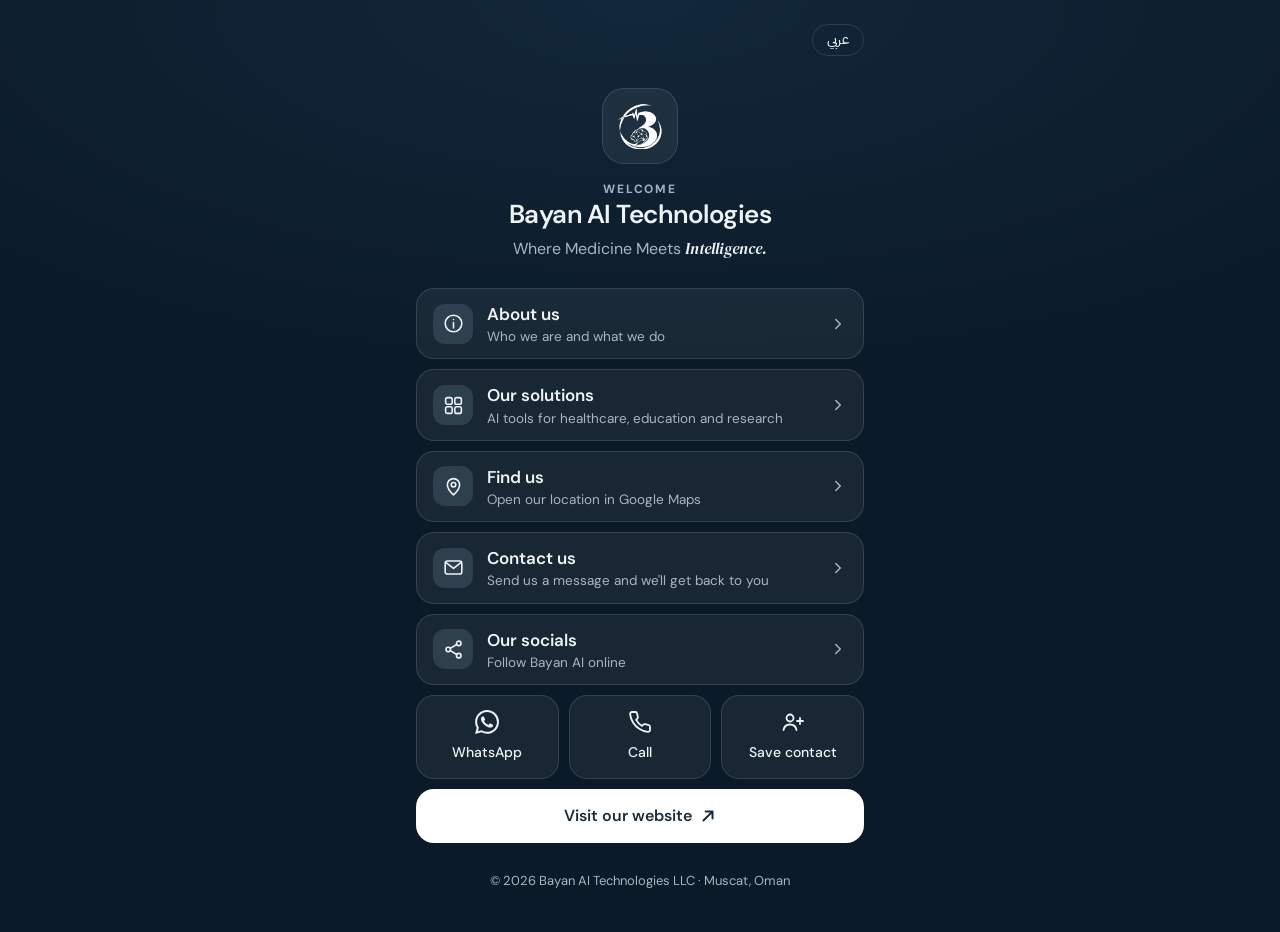
<file: links/index.html>
<!doctype html>
<html lang="en" dir="ltr">
<head>
  <meta charset="utf-8">
  <meta name="viewport" content="width=device-width, initial-scale=1, viewport-fit=cover">
  <title data-i18n="title_home">Bayan AI Technologies | Links</title>
  <meta name="description" content="About Bayan AI Technologies, our solutions, location, contact and social media.">
  <meta name="robots" content="noindex, nofollow">
  <meta name="theme-color" content="#0b1a28">
  <link rel="icon" href="/assets/logos/bayan-ai-mark-white.png">
  <link rel="apple-touch-icon" href="/assets/logos/bayan-ai-mark-white.png">
  <link rel="stylesheet" href="/links/links.css">
</head>
<body>
  <div class="page">
    <div class="topbar">
      <button class="lang-toggle" type="button" lang="ar">عربي</button>
    </div>

    <header class="hero">
      <img class="mark" src="/assets/logos/bayan-ai-mark-white.png" alt="Bayan AI Technologies logo" width="76" height="76">
      <p class="eyebrow" data-i18n="welcome">Welcome</p>
      <h1>Bayan AI Technologies</h1>
      <p class="tagline" data-i18n="tagline">Where Medicine Meets <em>Intelligence.</em></p>
    </header>

    <main>
      <ul class="menu">
        <li>
          <a href="/links/about">
            <span class="ico"><svg viewBox="0 0 24 24" aria-hidden="true" fill="none" stroke="currentColor" stroke-width="1.8" stroke-linecap="round" stroke-linejoin="round"><circle cx="12" cy="12" r="9.5"/><path d="M12 11v6M12 7.5v.01"/></svg></span>
            <span class="label"><strong data-i18n="about">About us</strong><small data-i18n="about_sub">Who we are and what we do</small></span>
            <svg class="chev" viewBox="0 0 24 24" aria-hidden="true" fill="none" stroke="currentColor" stroke-width="2" stroke-linecap="round" stroke-linejoin="round"><path d="m9 6 6 6-6 6"/></svg>
          </a>
        </li>
        <li>
          <a href="/solutions" data-link="solutions">
            <span class="ico"><svg viewBox="0 0 24 24" aria-hidden="true" fill="none" stroke="currentColor" stroke-width="1.8" stroke-linecap="round" stroke-linejoin="round"><rect x="3" y="3" width="7.5" height="7.5" rx="2"/><rect x="13.5" y="3" width="7.5" height="7.5" rx="2"/><rect x="3" y="13.5" width="7.5" height="7.5" rx="2"/><rect x="13.5" y="13.5" width="7.5" height="7.5" rx="2"/></svg></span>
            <span class="label"><strong data-i18n="solutions">Our solutions</strong><small data-i18n="solutions_sub">AI tools for healthcare, education and research</small></span>
            <svg class="chev" viewBox="0 0 24 24" aria-hidden="true" fill="none" stroke="currentColor" stroke-width="2" stroke-linecap="round" stroke-linejoin="round"><path d="m9 6 6 6-6 6"/></svg>
          </a>
        </li>
        <li>
          <a href="https://www.google.com/maps/search/?api=1&amp;query=23.5985833%2C58.4276111" data-link="maps" target="_blank" rel="noopener">
            <span class="ico"><svg viewBox="0 0 24 24" aria-hidden="true" fill="none" stroke="currentColor" stroke-width="1.8" stroke-linecap="round" stroke-linejoin="round"><path d="M12 21.5s-7-6.1-7-11.5a7 7 0 0 1 14 0c0 5.4-7 11.5-7 11.5z"/><circle cx="12" cy="10" r="2.6"/></svg></span>
            <span class="label"><strong data-i18n="find">Find us</strong><small data-i18n="find_sub">Open our location in Google Maps</small></span>
            <svg class="chev" viewBox="0 0 24 24" aria-hidden="true" fill="none" stroke="currentColor" stroke-width="2" stroke-linecap="round" stroke-linejoin="round"><path d="m9 6 6 6-6 6"/></svg>
          </a>
        </li>
        <li>
          <a href="/links/contact">
            <span class="ico"><svg viewBox="0 0 24 24" aria-hidden="true" fill="none" stroke="currentColor" stroke-width="1.8" stroke-linecap="round" stroke-linejoin="round"><rect x="2.5" y="4.5" width="19" height="15" rx="2.5"/><path d="m3.5 6.5 8.5 6.5 8.5-6.5"/></svg></span>
            <span class="label"><strong data-i18n="contact">Contact us</strong><small data-i18n="contact_sub">Send us a message and we'll get back to you</small></span>
            <svg class="chev" viewBox="0 0 24 24" aria-hidden="true" fill="none" stroke="currentColor" stroke-width="2" stroke-linecap="round" stroke-linejoin="round"><path d="m9 6 6 6-6 6"/></svg>
          </a>
        </li>
        <li>
          <a href="/links/socials">
            <span class="ico"><svg viewBox="0 0 24 24" aria-hidden="true" fill="none" stroke="currentColor" stroke-width="1.8" stroke-linecap="round" stroke-linejoin="round"><circle cx="18" cy="5" r="2.6"/><circle cx="6" cy="12" r="2.6"/><circle cx="18" cy="19" r="2.6"/><path d="m8.3 13.3 7.4 4.4M15.7 6.3l-7.4 4.4"/></svg></span>
            <span class="label"><strong data-i18n="socials">Our socials</strong><small data-i18n="socials_sub">Follow Bayan AI online</small></span>
            <svg class="chev" viewBox="0 0 24 24" aria-hidden="true" fill="none" stroke="currentColor" stroke-width="2" stroke-linecap="round" stroke-linejoin="round"><path d="m9 6 6 6-6 6"/></svg>
          </a>
        </li>
      </ul>

      <div class="quick">
        <a href="https://wa.me/96872251059" data-link="whatsapp" target="_blank" rel="noopener">
          <svg viewBox="0 0 24 24" aria-hidden="true"><path fill="currentColor" d="M17.472 14.382c-.297-.149-1.758-.867-2.03-.967-.273-.099-.471-.148-.67.15-.197.297-.767.966-.94 1.164-.173.199-.347.223-.644.075-.297-.15-1.255-.463-2.39-1.475-.883-.788-1.48-1.761-1.653-2.059-.173-.297-.018-.458.13-.606.134-.133.298-.347.446-.52.149-.174.198-.298.298-.497.099-.198.05-.371-.025-.52-.075-.149-.669-1.612-.916-2.207-.242-.579-.487-.5-.669-.51-.173-.008-.371-.01-.57-.01-.198 0-.52.074-.792.372-.272.297-1.04 1.016-1.04 2.479 0 1.462 1.065 2.875 1.213 3.074.149.198 2.096 3.2 5.077 4.487.709.306 1.262.489 1.694.625.712.227 1.36.195 1.871.118.571-.085 1.758-.719 2.006-1.413.248-.694.248-1.289.173-1.413-.074-.124-.272-.198-.57-.347m-5.421 7.403h-.004a9.87 9.87 0 0 1-5.031-1.378l-.361-.214-3.741.982.998-3.648-.235-.374a9.86 9.86 0 0 1-1.51-5.26c.001-5.45 4.436-9.884 9.888-9.884 2.64 0 5.122 1.03 6.988 2.898a9.825 9.825 0 0 1 2.893 6.994c-.003 5.45-4.437 9.884-9.885 9.884m8.413-18.297A11.815 11.815 0 0 0 12.05 0C5.495 0 .16 5.335.157 11.892c0 2.096.547 4.142 1.588 5.945L.057 24l6.305-1.654a11.882 11.882 0 0 0 5.683 1.448h.005c6.554 0 11.89-5.335 11.893-11.893a11.821 11.821 0 0 0-3.48-8.413Z"/></svg>
          <span data-i18n="whatsapp">WhatsApp</span>
        </a>
        <a href="tel:+96872251059" data-link="phone">
          <svg viewBox="0 0 24 24" aria-hidden="true" fill="none" stroke="currentColor" stroke-width="1.8" stroke-linecap="round" stroke-linejoin="round"><path d="M22 16.92v3a2 2 0 0 1-2.18 2 19.79 19.79 0 0 1-8.63-3.07 19.5 19.5 0 0 1-6-6 19.79 19.79 0 0 1-3.07-8.67A2 2 0 0 1 4.11 2h3a2 2 0 0 1 2 1.72 12.84 12.84 0 0 0 .7 2.81 2 2 0 0 1-.45 2.11L8.09 9.91a16 16 0 0 0 6 6l1.27-1.27a2 2 0 0 1 2.11-.45 12.84 12.84 0 0 0 2.81.7A2 2 0 0 1 22 16.92z"/></svg>
          <span data-i18n="call">Call</span>
        </a>
        <a href="/links/bayan-ai.vcf" data-link="vcard" download="Bayan-AI.vcf">
          <svg viewBox="0 0 24 24" aria-hidden="true" fill="none" stroke="currentColor" stroke-width="1.8" stroke-linecap="round" stroke-linejoin="round"><circle cx="9" cy="8" r="3.5"/><path d="M2.5 20c.6-3.4 3.2-5.5 6.5-5.5s5.9 2.1 6.5 5.5M19 8v6M16 11h6"/></svg>
          <span data-i18n="save">Save contact</span>
        </a>
      </div>

      <a class="website" href="/" data-link="website">
        <span data-i18n="website">Visit our website</span>
        <svg viewBox="0 0 12 12" aria-hidden="true"><path d="M2.6 9.4 9.4 2.6M4.2 2.6h5.2v5.2" fill="none" stroke="currentColor" stroke-width="1.5" stroke-linecap="round" stroke-linejoin="round"/></svg>
      </a>
    </main>

    <footer class="foot" data-i18n="foot">© 2026 Bayan AI Technologies LLC · Muscat, Oman</footer>
  </div>
  <script src="/links/links.js" defer></script>
</body>
</html>
</file>
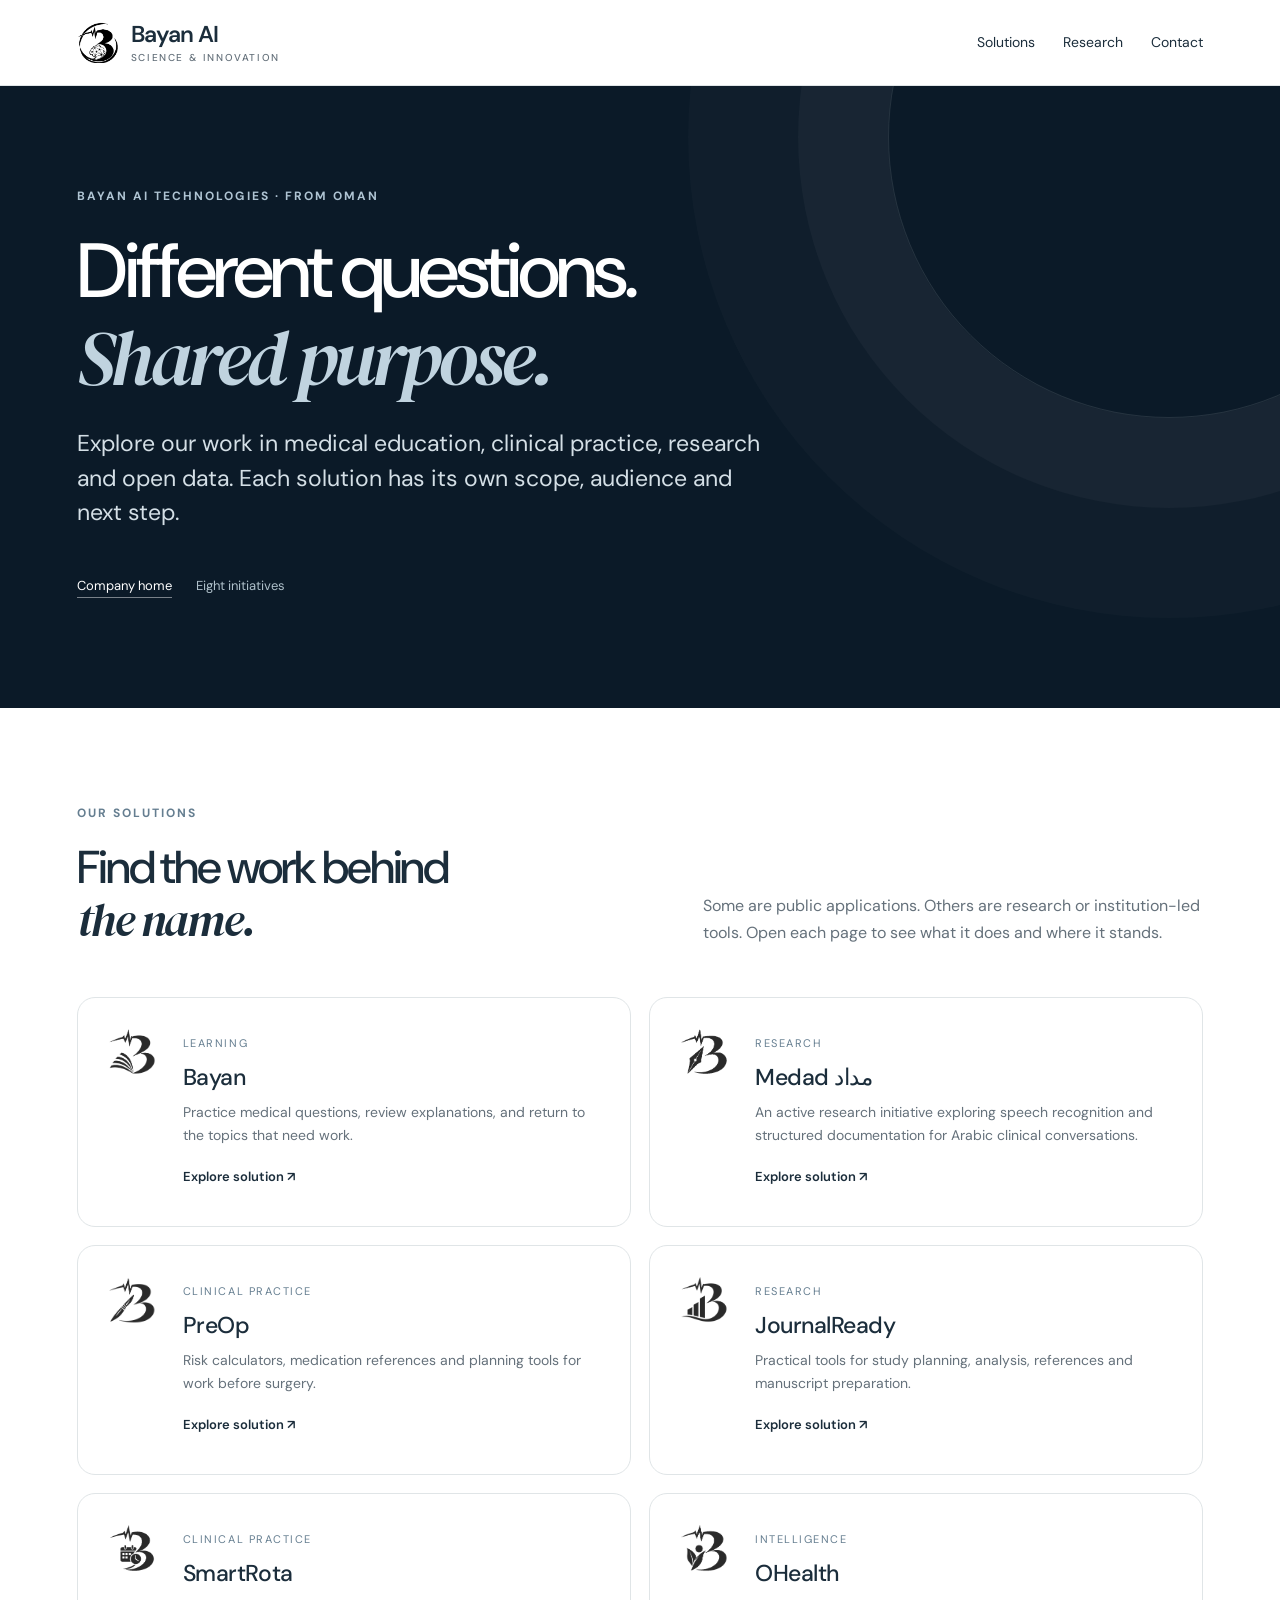
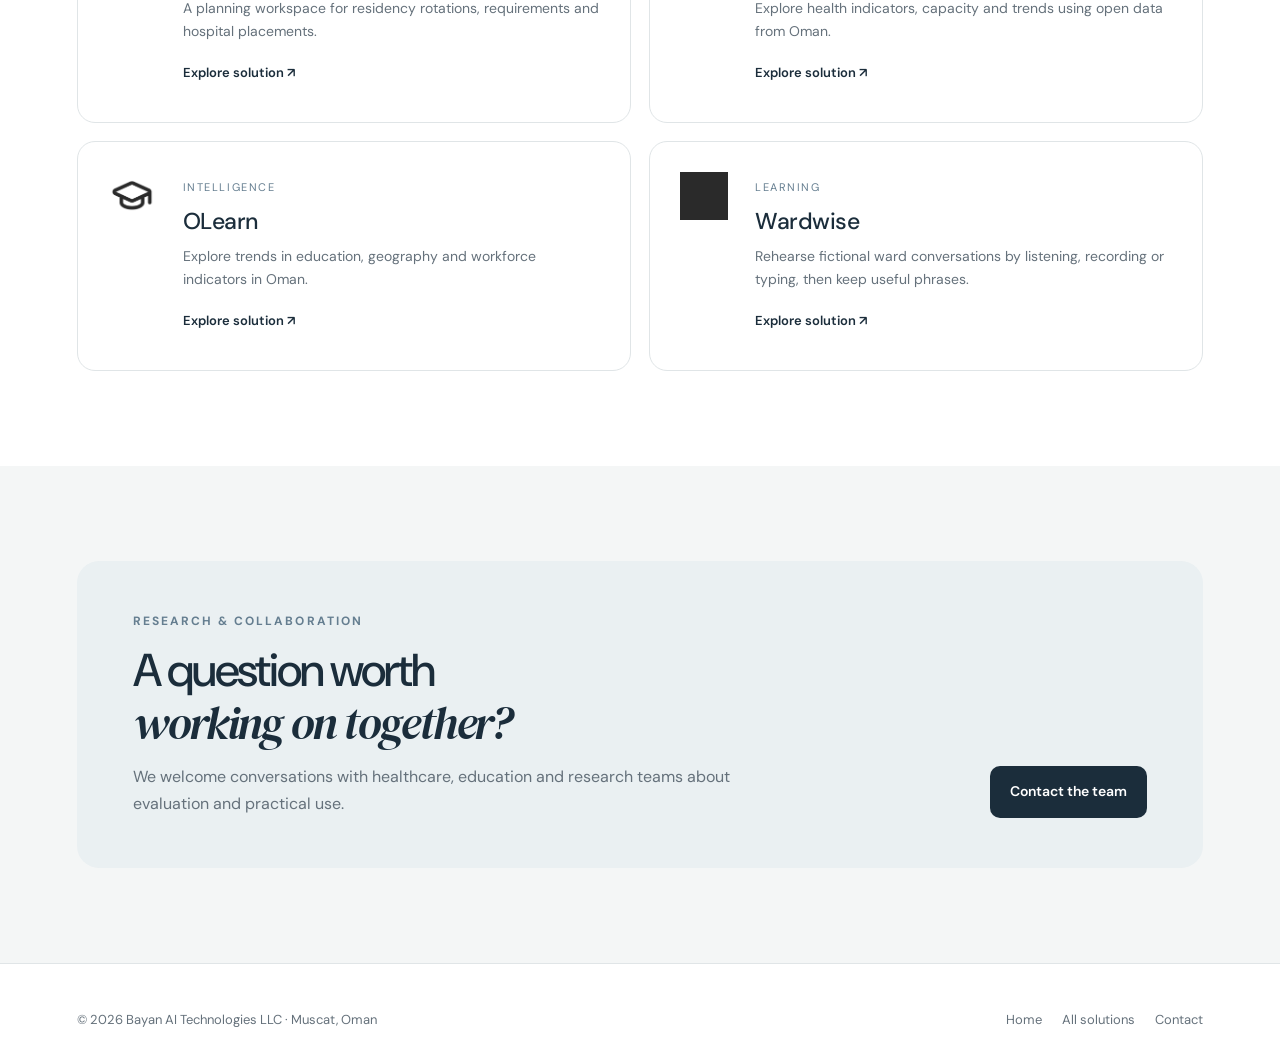
<file: solutions/index.html>
<!doctype html><html lang="en"><head><meta charset="utf-8"><meta name="viewport" content="width=device-width,initial-scale=1"><title>Solutions | Bayan AI Technologies</title><meta name="description" content="Explore Bayan AI solutions in medical education, nursing English, perioperative practice, research, Arabic clinical language and open data."><link rel="canonical" href="https://www.bayanai.tech/solutions"><meta name="theme-color" content="#0b1a28"><meta property="og:type" content="website"><meta property="og:title" content="Solutions | Bayan AI Technologies"><meta property="og:description" content="Explore Bayan AI solutions in medical education, nursing English, perioperative practice, research, Arabic clinical language and open data."><meta property="og:url" content="https://www.bayanai.tech/solutions"><meta property="og:image" content="https://www.bayanai.tech/artwork/ai-oman.jpg"><meta name="twitter:card" content="summary_large_image"><link rel="icon" href="/assets/logos/bayan-ai-mark-white.png"><link rel="stylesheet" href="/solutions.css"><script type="application/ld+json">{"@context": "https://schema.org", "@type": "WebPage", "name": "Solutions | Bayan AI Technologies", "description": "Explore Bayan AI solutions in medical education, nursing English, perioperative practice, research, Arabic clinical language and open data.", "url": "https://www.bayanai.tech/solutions", "isPartOf": {"@type": "WebSite", "name": "Bayan AI Technologies", "url": "https://www.bayanai.tech"}}</script></head><body><a class="skip" href="#main">Skip to content</a><header class="solution-header"><a class="solution-brand" href="/"><img src="/assets/logos/bayan-ai-mark-white.png" alt=""><span>Bayan AI<small>SCIENCE &amp; INNOVATION</small></span></a><nav class="solution-nav" aria-label="Main navigation"><a href="/solutions">Solutions</a><a href="/#research">Research</a><a href="/#contact">Contact</a></nav></header><main id="main"><section class="hero"><div class="hero-inner"><p class="eyebrow">Bayan AI Technologies · From Oman</p><h1>Different questions.<br><em>Shared purpose.</em></h1><p class="lead">Explore our work in medical education, clinical practice, research and open data. Each solution has its own scope, audience and next step.</p><div class="trail"><a href="/">Company home</a><span>Eight initiatives</span></div></div></section><section class="section"><div class="wrap"><div class="section-intro"><div><p class="eyebrow">Our solutions</p><h2>Find the work behind<br><em>the name.</em></h2></div><p>Some are public applications. Others are research or institution-led tools. Open each page to see what it does and where it stands.</p></div><div class="solution-grid"><a class="solution-card" href="/solutions/bayan"><img src="/assets/logos/bayan-mark-white.png" alt="" loading="lazy"><span><small>Learning</small><h3>Bayan</h3><p>Practice medical questions, review explanations, and return to the topics that need work.</p><span class="explore">Explore solution ↗</span></span></a><a class="solution-card" href="/solutions/medad"><img src="/assets/logos/medad-mark-white.png" alt="" loading="lazy"><span><small>Research</small><h3>Medad مداد</h3><p>An active research initiative exploring speech recognition and structured documentation for Arabic clinical conversations.</p><span class="explore">Explore solution ↗</span></span></a><a class="solution-card" href="/solutions/preop"><img src="/assets/logos/preop-mark-white.png" alt="" loading="lazy"><span><small>Clinical practice</small><h3>PreOp</h3><p>Risk calculators, medication references and planning tools for work before surgery.</p><span class="explore">Explore solution ↗</span></span></a><a class="solution-card" href="/solutions/journalready"><img src="/assets/logos/journalready-mark-white.png" alt="" loading="lazy"><span><small>Research</small><h3>JournalReady</h3><p>Practical tools for study planning, analysis, references and manuscript preparation.</p><span class="explore">Explore solution ↗</span></span></a><a class="solution-card" href="/solutions/smartrota"><img src="/assets/logos/smartrota-mark-white.png" alt="" loading="lazy"><span><small>Clinical practice</small><h3>SmartRota</h3><p>A planning workspace for residency rotations, requirements and hospital placements.</p><span class="explore">Explore solution ↗</span></span></a><a class="solution-card" href="/solutions/ohealth"><img src="/assets/logos/ohealth-mark-white.png" alt="" loading="lazy"><span><small>Intelligence</small><h3>OHealth</h3><p>Explore health indicators, capacity and trends using open data from Oman.</p><span class="explore">Explore solution ↗</span></span></a><a class="solution-card" href="/solutions/olearn"><img src="/assets/logos/olearn-mark-white.png" alt="" loading="lazy"><span><small>Intelligence</small><h3>OLearn</h3><p>Explore trends in education, geography and workforce indicators in Oman.</p><span class="explore">Explore solution ↗</span></span></a><a class="solution-card" href="/solutions/wardwise"><img src="/assets/logos/wardwise-mark.png" alt="" loading="lazy"><span><small>Learning</small><h3>Wardwise</h3><p>Rehearse fictional ward conversations by listening, recording or typing, then keep useful phrases.</p><span class="explore">Explore solution ↗</span></span></a></div></div></section><section class="section soft"><div class="wrap"><div class="cta"><div><p class="eyebrow">Research & collaboration</p><h2>A question worth<br><em>working on together?</em></h2><p>We welcome conversations with healthcare, education and research teams about evaluation and practical use.</p></div><a class="button" href="mailto:info@bayanai.tech?subject=Bayan%20AI%20collaboration">Contact the team</a></div></div></section></main><footer class="site-footer"><span>© 2026 Bayan AI Technologies LLC · Muscat, Oman</span><nav aria-label="Footer navigation"><a href="/">Home</a><a href="/solutions">All solutions</a><a href="mailto:info@bayanai.tech">Contact</a></nav></footer></body></html>
</file>
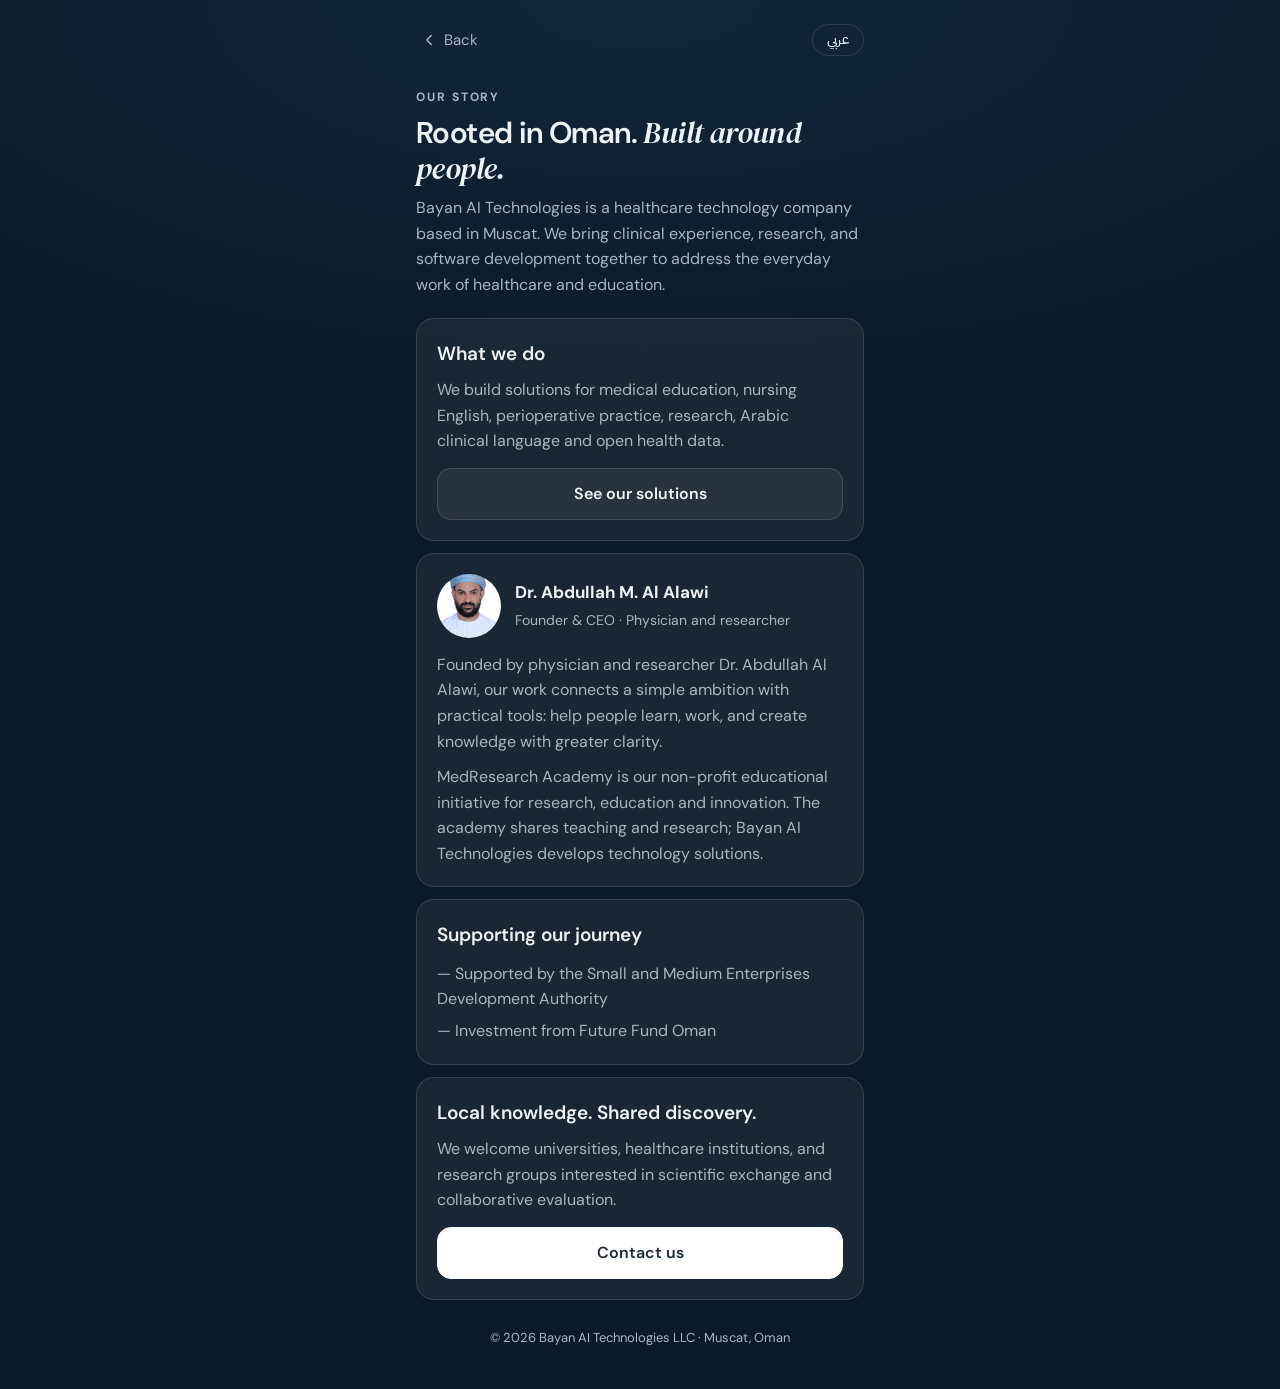
<file: links/about/index.html>
<!doctype html>
<html lang="en" dir="ltr">
<head>
  <meta charset="utf-8">
  <meta name="viewport" content="width=device-width, initial-scale=1, viewport-fit=cover">
  <title data-i18n="title_about">About us | Bayan AI Technologies</title>
  <meta name="robots" content="noindex, nofollow">
  <meta name="theme-color" content="#0b1a28">
  <link rel="icon" href="/assets/logos/bayan-ai-mark-white.png">
  <link rel="stylesheet" href="/links/links.css">
</head>
<body>
  <div class="page">
    <div class="topbar">
      <a class="back" href="/links"><svg viewBox="0 0 24 24" aria-hidden="true" fill="none" stroke="currentColor" stroke-width="2" stroke-linecap="round" stroke-linejoin="round"><path d="m15 6-6 6 6 6"/></svg><span data-i18n="back">Back</span></a>
      <button class="lang-toggle" type="button" lang="ar">عربي</button>
    </div>

    <main>
      <header class="page-head">
        <p class="eyebrow" data-i18n="story">Our story</p>
        <h1 data-i18n="about_h1">Rooted in Oman. <em>Built around people.</em></h1>
        <p data-i18n="about_p1">Bayan AI Technologies is a healthcare technology company based in Muscat. We bring clinical experience, research, and software development together to address the everyday work of healthcare and education.</p>
      </header>

      <section class="panel">
        <h2 data-i18n="what_h">What we do</h2>
        <p data-i18n="what_p">We build solutions for medical education, nursing English, perioperative practice, research, Arabic clinical language and open health data.</p>
        <div class="actions">
          <a class="btn" href="/solutions" data-i18n="see_solutions">See our solutions</a>
        </div>
      </section>

      <section class="panel">
        <div class="founder">
          <img src="/assets/dr-alawi.jpg" alt="Dr. Abdullah M. Al Alawi" width="64" height="64" loading="lazy">
          <div>
            <strong data-i18n="founder_name">Dr. Abdullah M. Al Alawi</strong>
            <span data-i18n="founder_role">Founder &amp; CEO · Physician and researcher</span>
          </div>
        </div>
        <p style="margin-top:14px" data-i18n="founder_p">Founded by physician and researcher Dr. Abdullah Al Alawi, our work connects a simple ambition with practical tools: help people learn, work, and create knowledge with greater clarity.</p>
        <p data-i18n="academy_p">MedResearch Academy is our non-profit educational initiative for research, education and innovation. The academy shares teaching and research; Bayan AI Technologies develops technology solutions.</p>
      </section>

      <section class="panel">
        <h2 data-i18n="backers_h">Supporting our journey</h2>
        <ul class="backers">
          <li data-i18n="backer_sme">Supported by the Small and Medium Enterprises Development Authority</li>
          <li data-i18n="backer_ffo">Investment from Future Fund Oman</li>
        </ul>
      </section>

      <section class="panel">
        <h2 data-i18n="collab_h">Local knowledge. Shared discovery.</h2>
        <p data-i18n="collab_p">We welcome universities, healthcare institutions, and research groups interested in scientific exchange and collaborative evaluation.</p>
        <div class="actions">
          <a class="btn primary" href="/links/contact" data-i18n="contact">Contact us</a>
        </div>
      </section>
    </main>

    <footer class="foot" data-i18n="foot">© 2026 Bayan AI Technologies LLC · Muscat, Oman</footer>
  </div>
  <script src="/links/links.js" defer></script>
</body>
</html>
</file>
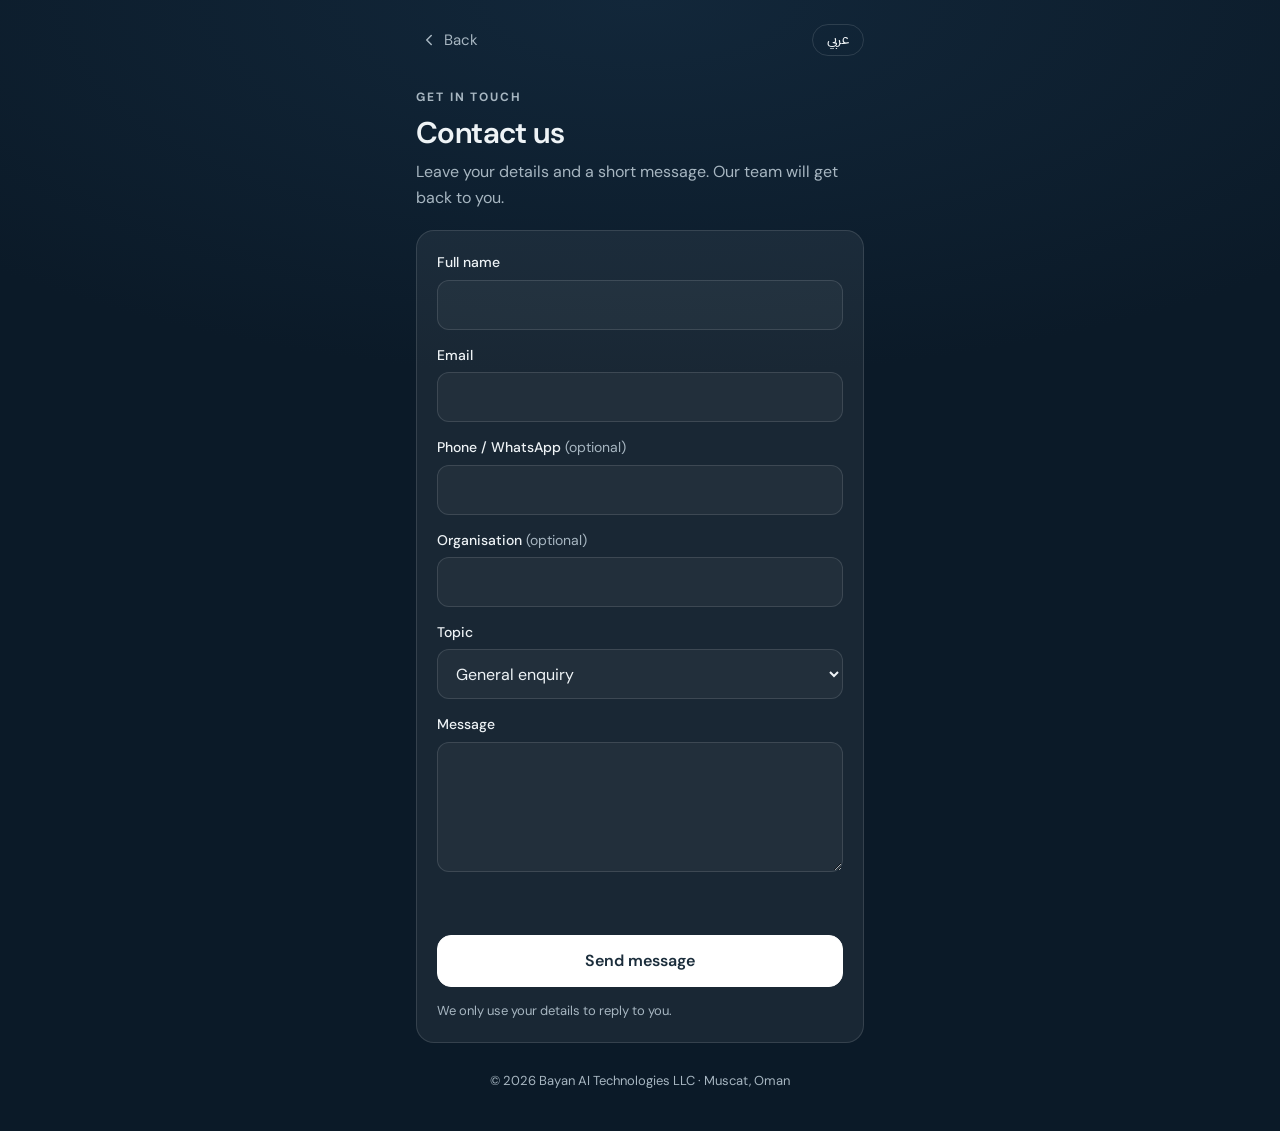
<file: links/contact/index.html>
<!doctype html>
<html lang="en" dir="ltr">
<head>
  <meta charset="utf-8">
  <meta name="viewport" content="width=device-width, initial-scale=1, viewport-fit=cover">
  <title data-i18n="title_contact">Contact us | Bayan AI Technologies</title>
  <meta name="robots" content="noindex, nofollow">
  <meta name="theme-color" content="#0b1a28">
  <link rel="icon" href="/assets/logos/bayan-ai-mark-white.png">
  <link rel="stylesheet" href="/links/links.css">
</head>
<body>
  <div class="page">
    <div class="topbar">
      <a class="back" href="/links"><svg viewBox="0 0 24 24" aria-hidden="true" fill="none" stroke="currentColor" stroke-width="2" stroke-linecap="round" stroke-linejoin="round"><path d="m15 6-6 6 6 6"/></svg><span data-i18n="back">Back</span></a>
      <button class="lang-toggle" type="button" lang="ar">عربي</button>
    </div>

    <main>
      <header class="page-head">
        <p class="eyebrow" data-i18n="get_in_touch">Get in touch</p>
        <h1 data-i18n="contact_h1">Contact us</h1>
        <p data-i18n="contact_p">Leave your details and a short message. Our team will get back to you.</p>
      </header>

      <form id="contact-form" class="panel form" novalidate>
        <div class="field">
          <label for="f-name" data-i18n="f_name">Full name</label>
          <input id="f-name" name="name" type="text" autocomplete="name" maxlength="120" required>
        </div>
        <div class="field">
          <label for="f-email" data-i18n="f_email">Email</label>
          <input id="f-email" name="email" type="email" autocomplete="email" inputmode="email" maxlength="200" required>
        </div>
        <div class="field">
          <label for="f-phone"><span data-i18n="f_phone">Phone / WhatsApp</span> <span class="opt" data-i18n="opt">(optional)</span></label>
          <input id="f-phone" name="phone" type="tel" autocomplete="tel" inputmode="tel" maxlength="40">
        </div>
        <div class="field">
          <label for="f-org"><span data-i18n="f_org">Organisation</span> <span class="opt" data-i18n="opt">(optional)</span></label>
          <input id="f-org" name="organisation" type="text" autocomplete="organization" maxlength="160">
        </div>
        <div class="field">
          <label for="f-topic" data-i18n="f_topic">Topic</label>
          <select id="f-topic" name="topic">
            <option value="general" data-i18n="t_general">General enquiry</option>
            <option value="partnership" data-i18n="t_partner">Partnership or collaboration</option>
            <option value="demo" data-i18n="t_demo">Product demo</option>
            <option value="research" data-i18n="t_research">Research</option>
            <option value="other" data-i18n="t_other">Other</option>
          </select>
        </div>
        <div class="field">
          <label for="f-message" data-i18n="f_message">Message</label>
          <textarea id="f-message" name="message" maxlength="4000" required></textarea>
        </div>

        <!-- Honeypot: real people never see or fill this. -->
        <div class="hp" aria-hidden="true">
          <label for="f-website">Website</label>
          <input id="f-website" name="website" type="text" tabindex="-1" autocomplete="off">
        </div>

        <div id="turnstile" class="turnstile"></div>
        <p id="form-status" class="status" role="status" aria-live="polite"></p>
        <button class="btn primary" type="submit" data-i18n="send">Send message</button>
        <p class="note" data-i18n="privacy">We only use your details to reply to you.</p>
      </form>

      <section id="form-done" class="panel done" hidden>
        <svg viewBox="0 0 24 24" aria-hidden="true" fill="none" stroke="currentColor" stroke-width="1.8" stroke-linecap="round" stroke-linejoin="round"><circle cx="12" cy="12" r="10"/><path d="m7.5 12.5 3 3 6-6.5"/></svg>
        <h2 tabindex="-1" data-i18n="done_h">Thank you!</h2>
        <p data-i18n="done_p">Your message has been sent. We'll be in touch soon.</p>
        <div class="actions">
          <a class="btn" href="/links" data-i18n="home">Back to home</a>
        </div>
      </section>
    </main>

    <footer class="foot" data-i18n="foot">© 2026 Bayan AI Technologies LLC · Muscat, Oman</footer>
  </div>
  <script src="/links/links.js" defer></script>
</body>
</html>
</file>
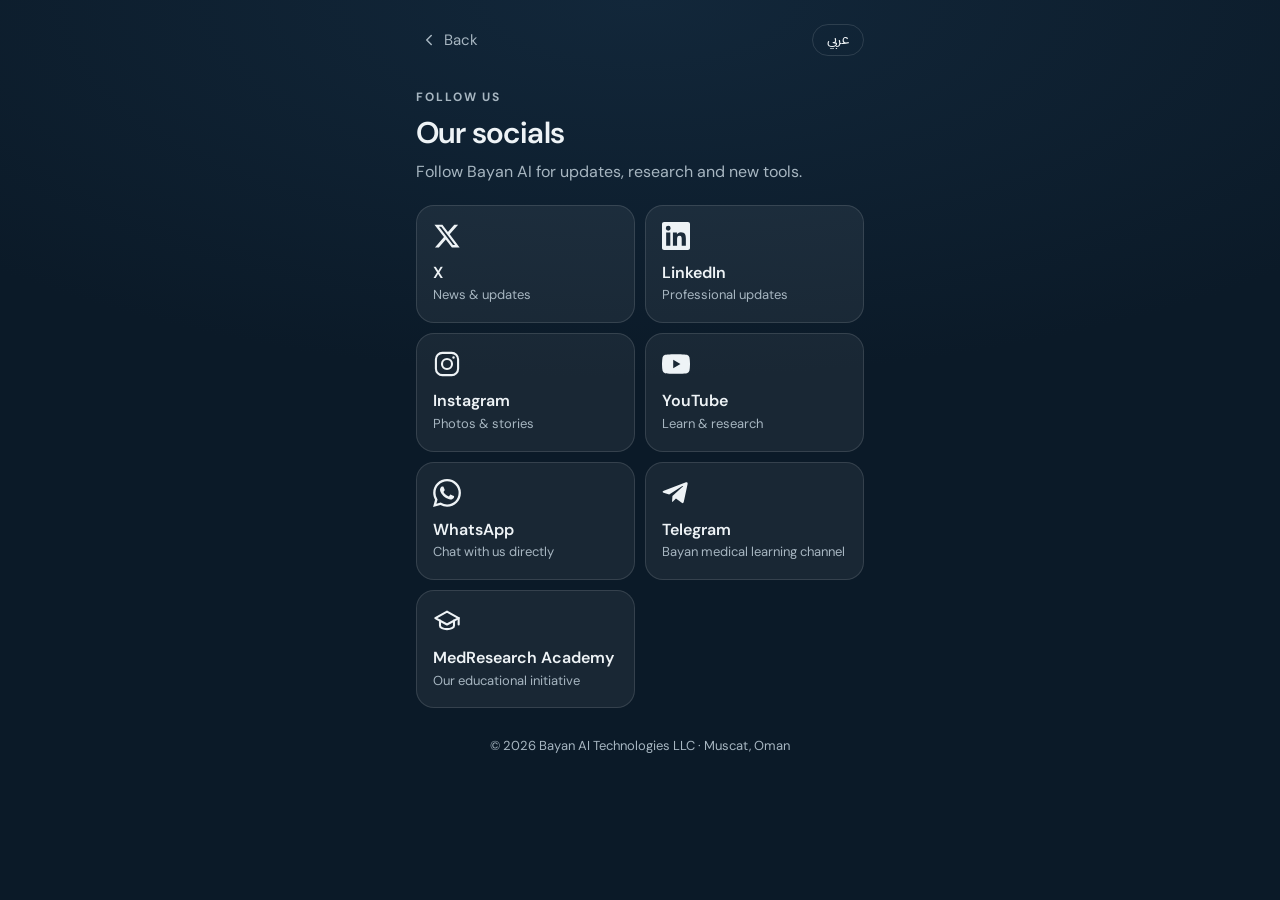
<file: links/socials/index.html>
<!doctype html>
<html lang="en" dir="ltr">
<head>
  <meta charset="utf-8">
  <meta name="viewport" content="width=device-width, initial-scale=1, viewport-fit=cover">
  <title data-i18n="title_socials">Our socials | Bayan AI Technologies</title>
  <meta name="robots" content="noindex, nofollow">
  <meta name="theme-color" content="#0b1a28">
  <link rel="icon" href="/assets/logos/bayan-ai-mark-white.png">
  <link rel="stylesheet" href="/links/links.css">
</head>
<body>
  <div class="page">
    <div class="topbar">
      <a class="back" href="/links"><svg viewBox="0 0 24 24" aria-hidden="true" fill="none" stroke="currentColor" stroke-width="2" stroke-linecap="round" stroke-linejoin="round"><path d="m15 6-6 6 6 6"/></svg><span data-i18n="back">Back</span></a>
      <button class="lang-toggle" type="button" lang="ar">عربي</button>
    </div>

    <main>
      <header class="page-head">
        <p class="eyebrow" data-i18n="follow">Follow us</p>
        <h1 data-i18n="socials_h1">Our socials</h1>
        <p data-i18n="socials_p">Follow Bayan AI for updates, research and new tools.</p>
      </header>

      <!-- Links come from CONFIG.LINKS in /links/links.js. Items with no link stay hidden. -->
      <ul class="socials">
        <li hidden>
          <a data-link="x" target="_blank" rel="noopener">
            <svg viewBox="0 0 24 24" aria-hidden="true"><path fill="currentColor" d="M18.244 2.25h3.308l-7.227 8.26 8.502 11.24H16.17l-5.214-6.817L4.99 21.75H1.68l7.73-8.835L1.254 2.25H8.08l4.713 6.231zm-1.161 17.52h1.833L7.084 4.126H5.117z"/></svg>
            <span><strong>X</strong><small data-i18n="s_x">News &amp; updates</small></span>
          </a>
        </li>
        <li hidden>
          <a data-link="linkedin" target="_blank" rel="noopener">
            <svg viewBox="0 0 24 24" aria-hidden="true"><path fill="currentColor" d="M20.45 20.45h-3.55v-5.57c0-1.33-.03-3.04-1.85-3.04-1.86 0-2.14 1.45-2.14 2.94v5.67H9.36V9h3.41v1.56h.05c.48-.9 1.64-1.85 3.37-1.85 3.6 0 4.27 2.37 4.27 5.46v6.28zM5.34 7.43a2.06 2.06 0 1 1 0-4.12 2.06 2.06 0 0 1 0 4.12zM7.12 20.45H3.56V9h3.56v11.45zM22.22 0H1.77C.79 0 0 .77 0 1.73v20.54C0 23.23.79 24 1.77 24h20.45c.98 0 1.78-.77 1.78-1.73V1.73C24 .77 23.2 0 22.22 0z"/></svg>
            <span><strong>LinkedIn</strong><small data-i18n="s_linkedin">Professional updates</small></span>
          </a>
        </li>
        <li hidden>
          <a data-link="instagram" target="_blank" rel="noopener">
            <svg viewBox="0 0 24 24" aria-hidden="true" fill="none" stroke="currentColor" stroke-width="1.8"><rect x="2.5" y="2.5" width="19" height="19" rx="5.5"/><circle cx="12" cy="12" r="4.3"/><circle cx="17.6" cy="6.4" r="1" fill="currentColor" stroke="none"/></svg>
            <span><strong>Instagram</strong><small data-i18n="s_instagram">Photos &amp; stories</small></span>
          </a>
        </li>
        <li hidden>
          <a data-link="youtube" target="_blank" rel="noopener">
            <svg viewBox="0 0 24 24" aria-hidden="true"><path fill="currentColor" d="M23.5 6.2a3 3 0 0 0-2.1-2.1C19.5 3.6 12 3.6 12 3.6s-7.5 0-9.4.5A3 3 0 0 0 .5 6.2 31.3 31.3 0 0 0 0 12a31.3 31.3 0 0 0 .5 5.8 3 3 0 0 0 2.1 2.1c1.9.5 9.4.5 9.4.5s7.5 0 9.4-.5a3 3 0 0 0 2.1-2.1A31.3 31.3 0 0 0 24 12a31.3 31.3 0 0 0-.5-5.8zM9.6 15.6V8.4l6.2 3.6-6.2 3.6z"/></svg>
            <span><strong>YouTube</strong><small data-i18n="s_youtube">Learn &amp; research</small></span>
          </a>
        </li>
        <li hidden>
          <a data-link="whatsapp" target="_blank" rel="noopener">
            <svg viewBox="0 0 24 24" aria-hidden="true"><path fill="currentColor" d="M17.472 14.382c-.297-.149-1.758-.867-2.03-.967-.273-.099-.471-.148-.67.15-.197.297-.767.966-.94 1.164-.173.199-.347.223-.644.075-.297-.15-1.255-.463-2.39-1.475-.883-.788-1.48-1.761-1.653-2.059-.173-.297-.018-.458.13-.606.134-.133.298-.347.446-.52.149-.174.198-.298.298-.497.099-.198.05-.371-.025-.52-.075-.149-.669-1.612-.916-2.207-.242-.579-.487-.5-.669-.51-.173-.008-.371-.01-.57-.01-.198 0-.52.074-.792.372-.272.297-1.04 1.016-1.04 2.479 0 1.462 1.065 2.875 1.213 3.074.149.198 2.096 3.2 5.077 4.487.709.306 1.262.489 1.694.625.712.227 1.36.195 1.871.118.571-.085 1.758-.719 2.006-1.413.248-.694.248-1.289.173-1.413-.074-.124-.272-.198-.57-.347m-5.421 7.403h-.004a9.87 9.87 0 0 1-5.031-1.378l-.361-.214-3.741.982.998-3.648-.235-.374a9.86 9.86 0 0 1-1.51-5.26c.001-5.45 4.436-9.884 9.888-9.884 2.64 0 5.122 1.03 6.988 2.898a9.825 9.825 0 0 1 2.893 6.994c-.003 5.45-4.437 9.884-9.885 9.884m8.413-18.297A11.815 11.815 0 0 0 12.05 0C5.495 0 .16 5.335.157 11.892c0 2.096.547 4.142 1.588 5.945L.057 24l6.305-1.654a11.882 11.882 0 0 0 5.683 1.448h.005c6.554 0 11.89-5.335 11.893-11.893a11.821 11.821 0 0 0-3.48-8.413Z"/></svg>
            <span><strong data-i18n="whatsapp">WhatsApp</strong><small data-i18n="s_whatsapp">Chat with us directly</small></span>
          </a>
        </li>
        <li hidden>
          <a data-link="whatsappChannel" target="_blank" rel="noopener">
            <svg viewBox="0 0 24 24" aria-hidden="true" fill="none" stroke="currentColor" stroke-width="1.8" stroke-linecap="round" stroke-linejoin="round"><path d="M3 11v2a1 1 0 0 0 1 1h3l5 4V6L7 10H4a1 1 0 0 0-1 1zM16 8.5a5 5 0 0 1 0 7M18.8 5.8a9 9 0 0 1 0 12.4"/></svg>
            <span><strong>WhatsApp Channel</strong><small data-i18n="s_channel">Follow our channel</small></span>
          </a>
        </li>
        <li hidden>
          <a data-link="snapchat" target="_blank" rel="noopener">
            <svg viewBox="0 0 24 24" aria-hidden="true" fill="none" stroke="currentColor" stroke-width="1.8" stroke-linejoin="round"><path d="M12 2.8c3.1 0 5.4 2.4 5.4 5.6v2.4l1.9-.6c.6-.2 1.1.6.6 1l-2 1.3c.5 1.9 2 3.4 3.8 4-.2.8-1.4 1.1-2.6 1.3-.2.4-.2 1.2-.6 1.3-.8.2-1.8-.3-3 .1-1.2.4-2 1.9-3.5 1.9s-2.3-1.5-3.5-1.9c-1.2-.4-2.2.1-3-.1-.4-.1-.4-.9-.6-1.3-1.2-.2-2.4-.5-2.6-1.3 1.8-.6 3.3-2.1 3.8-4l-2-1.3c-.5-.4 0-1.2.6-1l1.9.6V8.4c0-3.2 2.3-5.6 5.4-5.6z"/></svg>
            <span><strong>Snapchat</strong><small data-i18n="s_snapchat">Everyday moments</small></span>
          </a>
        </li>
        <li hidden>
          <a data-link="tiktok" target="_blank" rel="noopener">
            <svg viewBox="0 0 24 24" aria-hidden="true"><path fill="currentColor" d="M19.6 6.7a4.8 4.8 0 0 1-3.8-4.2V2h-3.4v13.6a2.9 2.9 0 1 1-2-2.7V9.4a6.3 6.3 0 1 0 5.4 6.2V8.7a8.2 8.2 0 0 0 4.8 1.5V6.8a4.9 4.9 0 0 1-1-.1z"/></svg>
            <span><strong>TikTok</strong><small data-i18n="s_tiktok">Short videos</small></span>
          </a>
        </li>
        <li hidden>
          <a data-link="telegram" target="_blank" rel="noopener">
            <svg viewBox="0 0 24 24" aria-hidden="true"><path fill="currentColor" d="M21.94 4.3 18.7 19.6c-.24 1.08-.88 1.35-1.79.84l-4.94-3.64-2.38 2.3c-.26.26-.48.48-.99.48l.35-5.02 9.14-8.26c.4-.35-.09-.55-.62-.2L6.17 13.2 1.3 11.68c-1.06-.33-1.08-1.06.22-1.57L20.55 2.8c.88-.32 1.65.2 1.39 1.5z"/></svg>
            <span><strong>Telegram</strong><small data-i18n="s_telegram">Bayan medical learning channel</small></span>
          </a>
        </li>
        <li hidden>
          <a data-link="academy" target="_blank" rel="noopener">
            <svg viewBox="0 0 24 24" aria-hidden="true" fill="none" stroke="currentColor" stroke-width="1.8" stroke-linecap="round" stroke-linejoin="round"><path d="M2 9.5 12 4l10 5.5-10 5.5z"/><path d="M6 11.7V16c0 1.7 2.7 3 6 3s6-1.3 6-3v-4.3M22 9.5V15"/></svg>
            <span><strong data-i18n="s_academy_t">MedResearch Academy</strong><small data-i18n="s_academy">Our educational initiative</small></span>
          </a>
        </li>
      </ul>
    </main>

    <footer class="foot" data-i18n="foot">© 2026 Bayan AI Technologies LLC · Muscat, Oman</footer>
  </div>
  <script src="/links/links.js" defer></script>
</body>
</html>
</file>
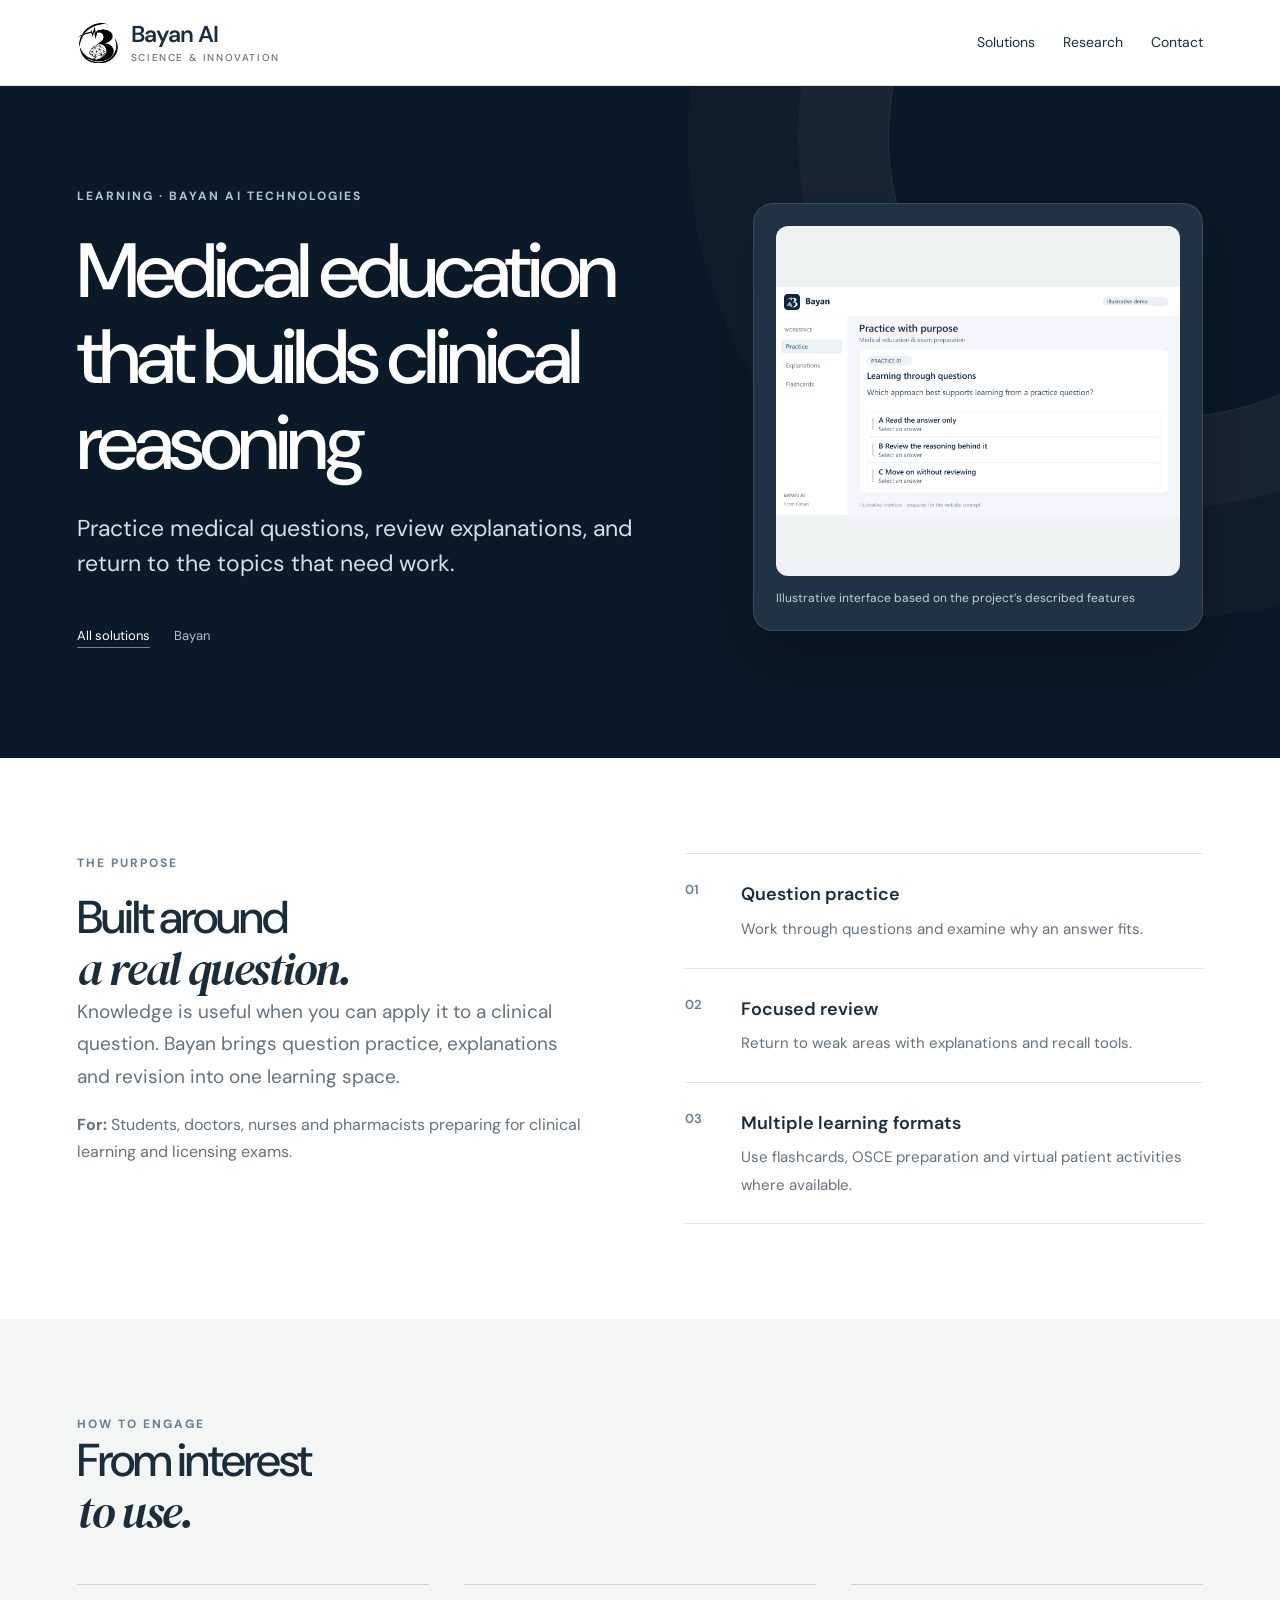
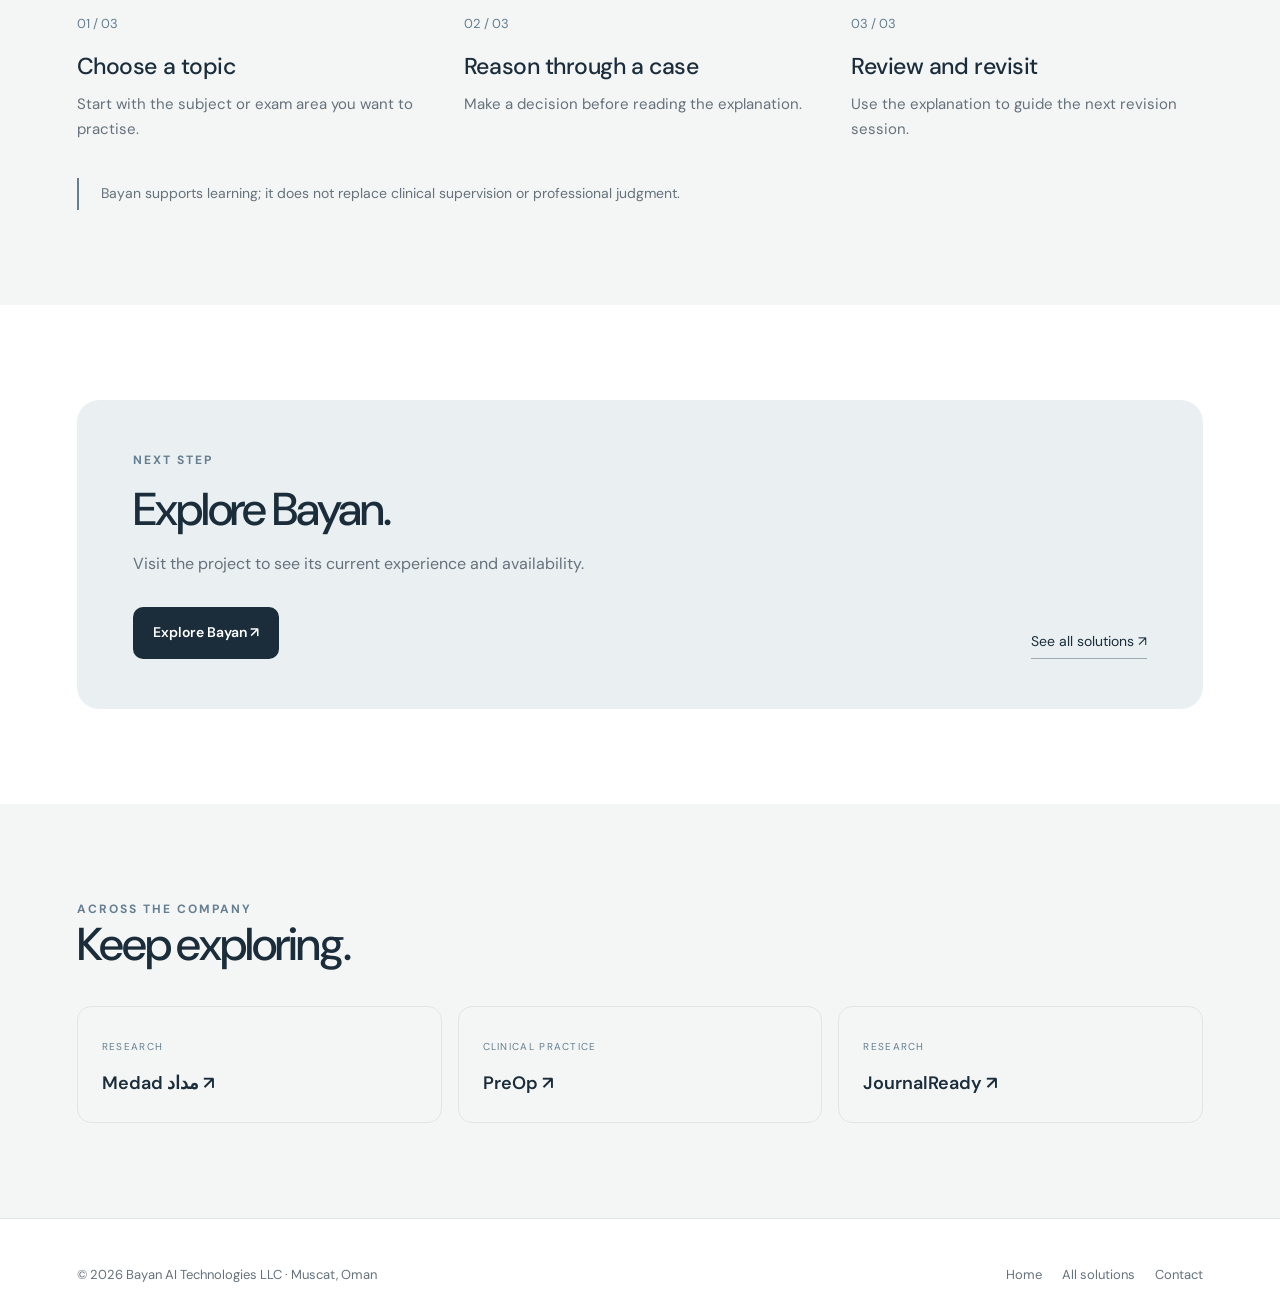
<file: solutions/bayan/index.html>
<!doctype html><html lang="en"><head><meta charset="utf-8"><meta name="viewport" content="width=device-width,initial-scale=1"><title>Bayan | Bayan AI Technologies</title><meta name="description" content="Practice medical questions, review explanations, and return to the topics that need work. Students, doctors, nurses and pharmacists preparing for clinical learning and licensing exams."><link rel="canonical" href="https://www.bayanai.tech/solutions/bayan"><meta name="theme-color" content="#0b1a28"><meta property="og:type" content="website"><meta property="og:title" content="Bayan | Bayan AI Technologies"><meta property="og:description" content="Practice medical questions, review explanations, and return to the topics that need work. Students, doctors, nurses and pharmacists preparing for clinical learning and licensing exams."><meta property="og:url" content="https://www.bayanai.tech/solutions/bayan"><meta property="og:image" content="https://www.bayanai.tech/assets/screens/bayan-01-question-desktop.png"><meta name="twitter:card" content="summary_large_image"><link rel="icon" href="/assets/logos/bayan-ai-mark-white.png"><link rel="stylesheet" href="/solutions.css"><script type="application/ld+json">{"@context": "https://schema.org", "@type": "WebPage", "name": "Bayan | Bayan AI Technologies", "description": "Practice medical questions, review explanations, and return to the topics that need work. Students, doctors, nurses and pharmacists preparing for clinical learning and licensing exams.", "url": "https://www.bayanai.tech/solutions/bayan", "isPartOf": {"@type": "WebSite", "name": "Bayan AI Technologies", "url": "https://www.bayanai.tech"}}</script></head><body><a class="skip" href="#main">Skip to content</a><header class="solution-header"><a class="solution-brand" href="/"><img src="/assets/logos/bayan-ai-mark-white.png" alt=""><span>Bayan AI<small>SCIENCE &amp; INNOVATION</small></span></a><nav class="solution-nav" aria-label="Main navigation"><a href="/solutions">Solutions</a><a href="/#research">Research</a><a href="/#contact">Contact</a></nav></header><main id="main"><section class="hero"><div class="hero-inner hero-grid"><div><p class="eyebrow">Learning · Bayan AI Technologies</p><h1>Medical education that builds clinical reasoning</h1><p class="lead">Practice medical questions, review explanations, and return to the topics that need work.</p><div class="trail"><a href="/solutions">All solutions</a><span>Bayan</span></div></div><figure class="hero-visual "><img src="/assets/screens/bayan-01-question-desktop.png" alt="Illustrative Bayan question interface"><figcaption>Illustrative interface based on the project’s described features</figcaption></figure></div></section><section class="section"><div class="wrap split"><div><p class="eyebrow">The purpose</p><h2>Built around<br><em>a real question.</em></h2><p class="intro-copy">Knowledge is useful when you can apply it to a clinical question. Bayan brings question practice, explanations and revision into one learning space.</p><p><strong>For:</strong> Students, doctors, nurses and pharmacists preparing for clinical learning and licensing exams.</p></div><ol class="detail-list"><li><b>01</b><div><strong>Question practice</strong><span>Work through questions and examine why an answer fits.</span></div></li><li><b>02</b><div><strong>Focused review</strong><span>Return to weak areas with explanations and recall tools.</span></div></li><li><b>03</b><div><strong>Multiple learning formats</strong><span>Use flashcards, OSCE preparation and virtual patient activities where available.</span></div></li></ol></div></section><section class="section soft"><div class="wrap"><p class="eyebrow">How to engage</p><h2>From interest<br><em>to use.</em></h2><div class="workflow"><article><span>01 / 03</span><h3>Choose a topic</h3><p>Start with the subject or exam area you want to practise.</p></article><article><span>02 / 03</span><h3>Reason through a case</h3><p>Make a decision before reading the explanation.</p></article><article><span>03 / 03</span><h3>Review and revisit</h3><p>Use the explanation to guide the next revision session.</p></article></div><p class="note">Bayan supports learning; it does not replace clinical supervision or professional judgment.</p></div></section><section class="section"><div class="wrap"><div class="cta"><div><p class="eyebrow">Next step</p><h2>Explore Bayan.</h2><p>Visit the project to see its current experience and availability.</p><div class="buttons"><a class="button" href="https://www.bayan.edu.om/" target="_blank" rel="noopener">Explore Bayan ↗</a></div></div><a class="text-link" href="/solutions">See all solutions ↗</a></div></div></section><section class="section soft"><div class="wrap"><p class="eyebrow">Across the company</p><h2>Keep exploring.</h2><div class="related"><a href="/solutions/medad"><small>Research</small><strong>Medad مداد ↗</strong></a><a href="/solutions/preop"><small>Clinical practice</small><strong>PreOp ↗</strong></a><a href="/solutions/journalready"><small>Research</small><strong>JournalReady ↗</strong></a></div></div></section></main><footer class="site-footer"><span>© 2026 Bayan AI Technologies LLC · Muscat, Oman</span><nav aria-label="Footer navigation"><a href="/">Home</a><a href="/solutions">All solutions</a><a href="mailto:info@bayanai.tech">Contact</a></nav></footer></body></html>
</file>
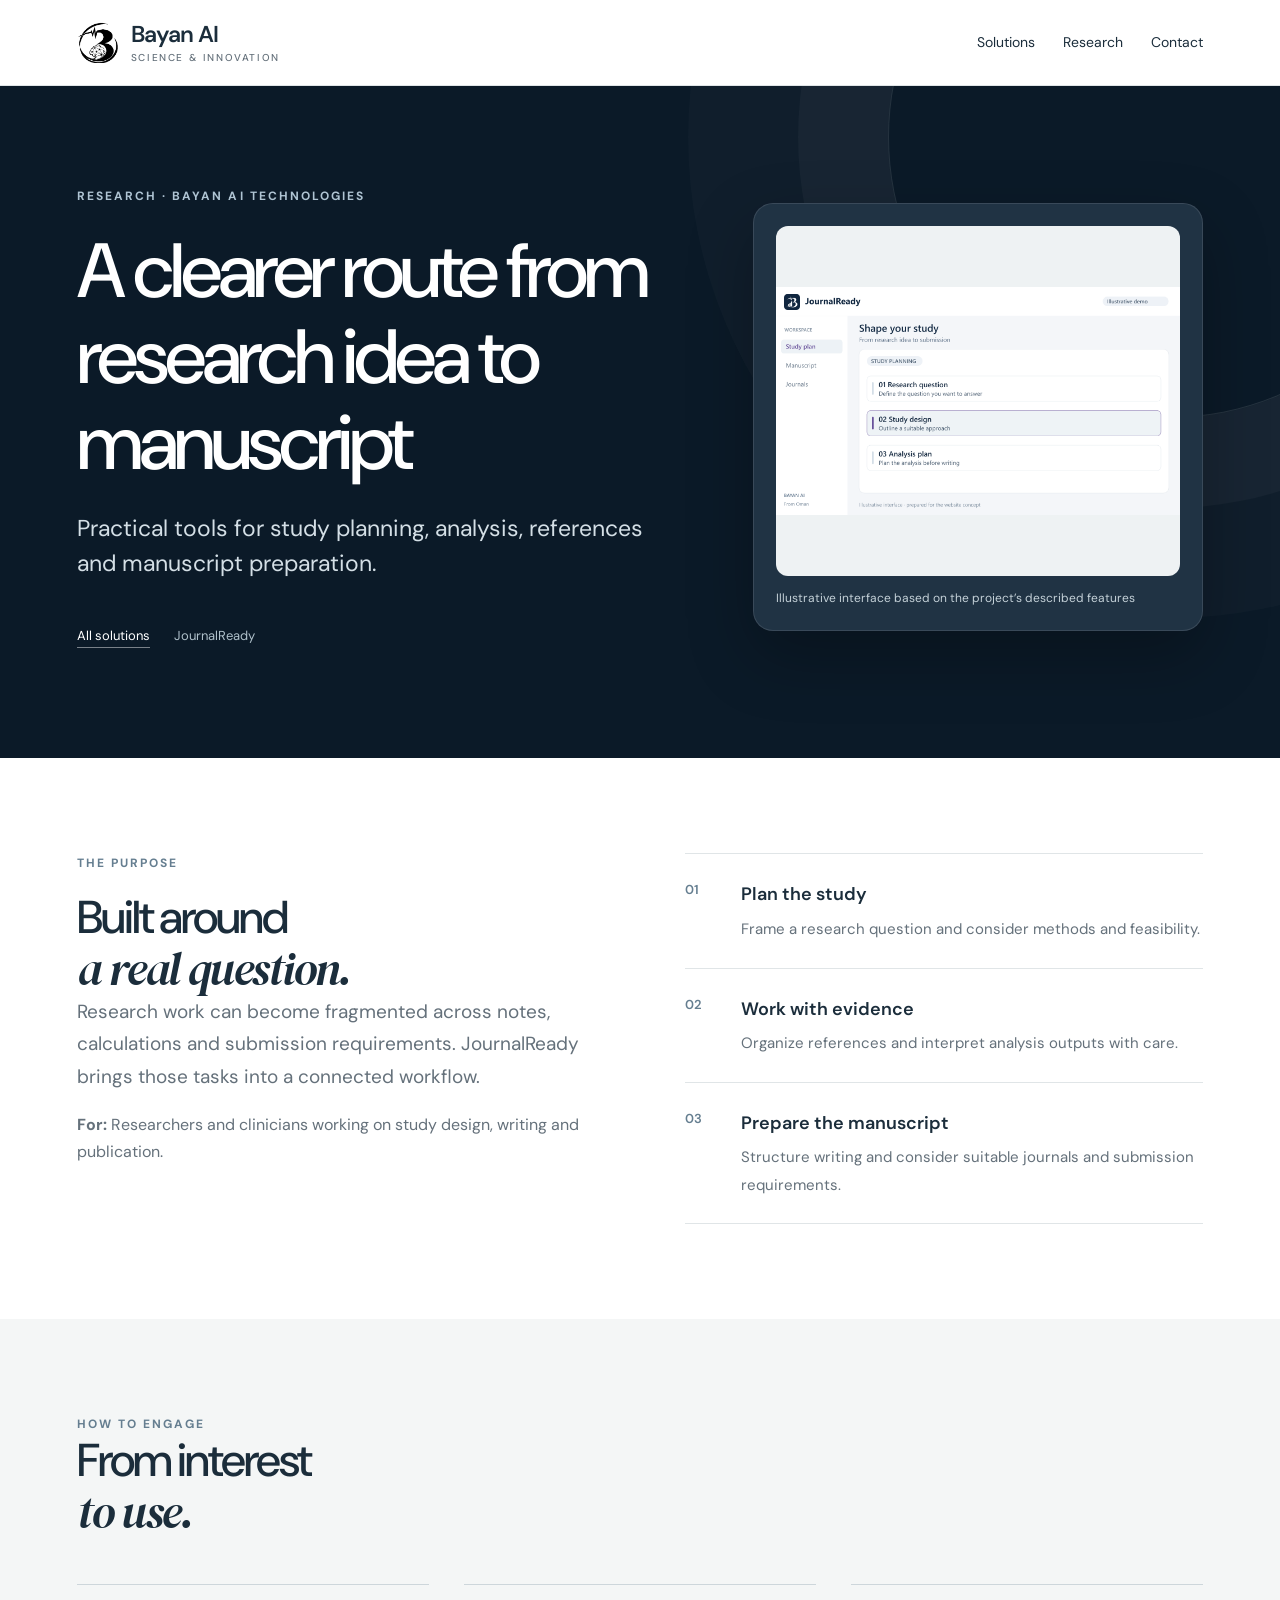
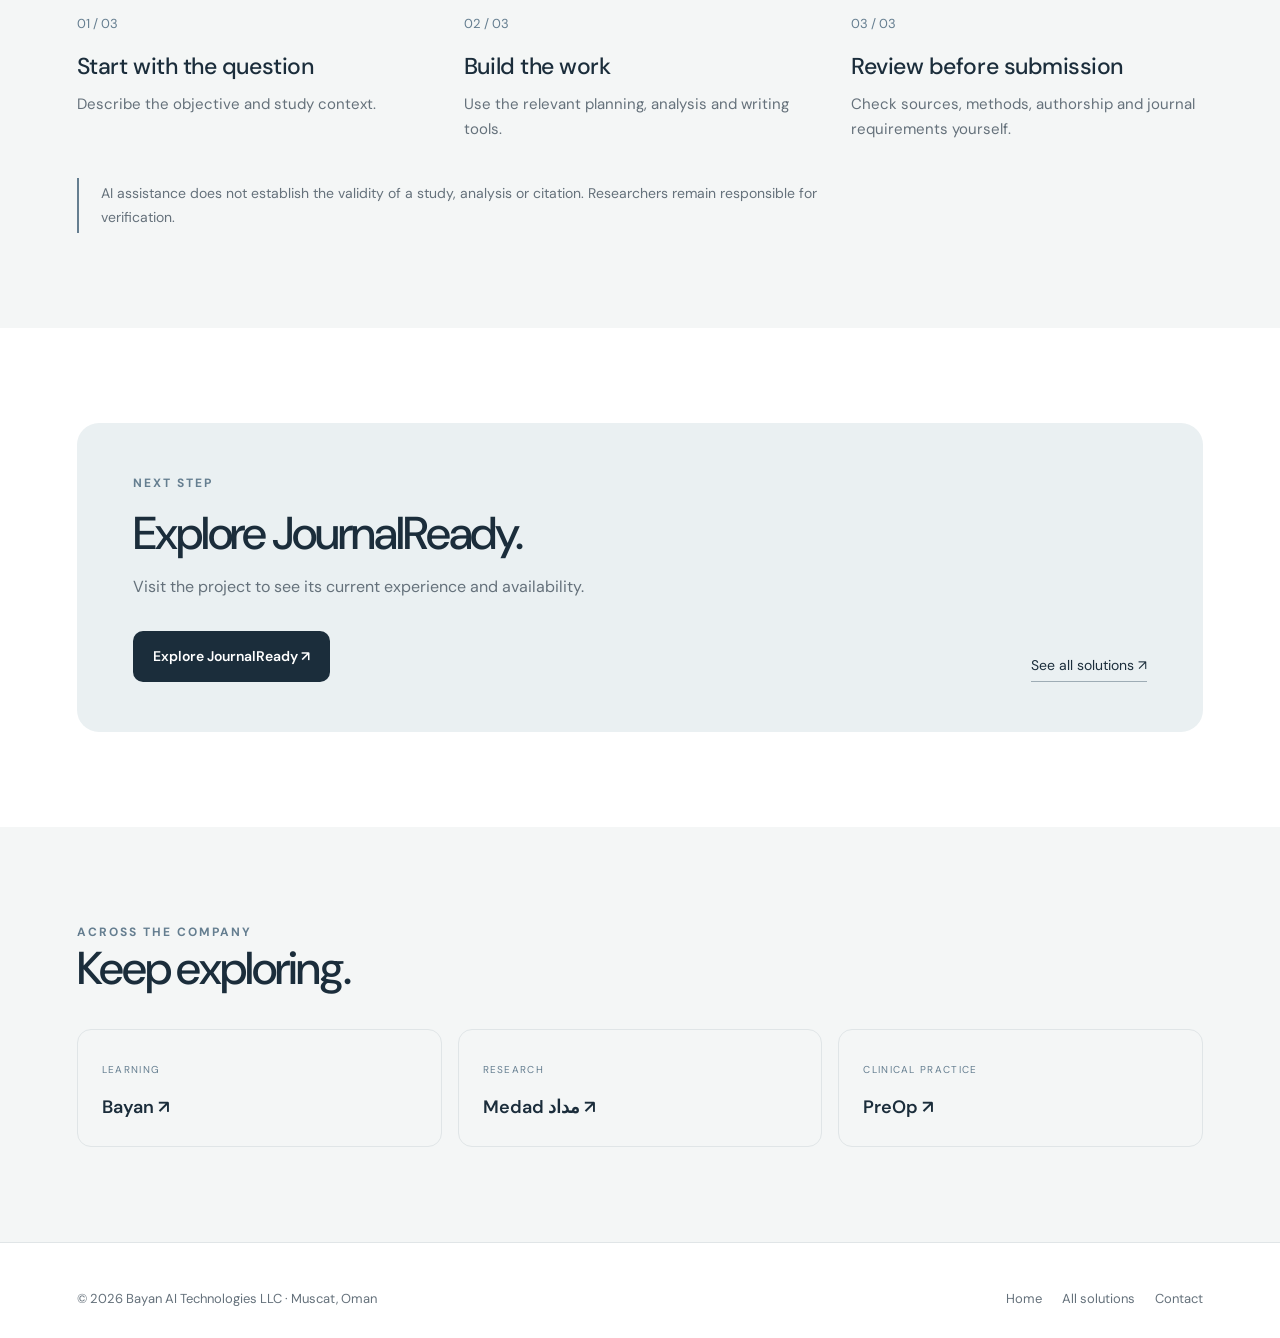
<file: solutions/journalready/index.html>
<!doctype html><html lang="en"><head><meta charset="utf-8"><meta name="viewport" content="width=device-width,initial-scale=1"><title>JournalReady | Bayan AI Technologies</title><meta name="description" content="Practical tools for study planning, analysis, references and manuscript preparation. Researchers and clinicians working on study design, writing and publication."><link rel="canonical" href="https://www.bayanai.tech/solutions/journalready"><meta name="theme-color" content="#0b1a28"><meta property="og:type" content="website"><meta property="og:title" content="JournalReady | Bayan AI Technologies"><meta property="og:description" content="Practical tools for study planning, analysis, references and manuscript preparation. Researchers and clinicians working on study design, writing and publication."><meta property="og:url" content="https://www.bayanai.tech/solutions/journalready"><meta property="og:image" content="https://www.bayanai.tech/assets/screens/journalready-01-study-desktop.png"><meta name="twitter:card" content="summary_large_image"><link rel="icon" href="/assets/logos/bayan-ai-mark-white.png"><link rel="stylesheet" href="/solutions.css"><script type="application/ld+json">{"@context": "https://schema.org", "@type": "WebPage", "name": "JournalReady | Bayan AI Technologies", "description": "Practical tools for study planning, analysis, references and manuscript preparation. Researchers and clinicians working on study design, writing and publication.", "url": "https://www.bayanai.tech/solutions/journalready", "isPartOf": {"@type": "WebSite", "name": "Bayan AI Technologies", "url": "https://www.bayanai.tech"}}</script></head><body><a class="skip" href="#main">Skip to content</a><header class="solution-header"><a class="solution-brand" href="/"><img src="/assets/logos/bayan-ai-mark-white.png" alt=""><span>Bayan AI<small>SCIENCE &amp; INNOVATION</small></span></a><nav class="solution-nav" aria-label="Main navigation"><a href="/solutions">Solutions</a><a href="/#research">Research</a><a href="/#contact">Contact</a></nav></header><main id="main"><section class="hero"><div class="hero-inner hero-grid"><div><p class="eyebrow">Research · Bayan AI Technologies</p><h1>A clearer route from research idea to manuscript</h1><p class="lead">Practical tools for study planning, analysis, references and manuscript preparation.</p><div class="trail"><a href="/solutions">All solutions</a><span>JournalReady</span></div></div><figure class="hero-visual "><img src="/assets/screens/journalready-01-study-desktop.png" alt="Illustrative JournalReady study planning interface"><figcaption>Illustrative interface based on the project’s described features</figcaption></figure></div></section><section class="section"><div class="wrap split"><div><p class="eyebrow">The purpose</p><h2>Built around<br><em>a real question.</em></h2><p class="intro-copy">Research work can become fragmented across notes, calculations and submission requirements. JournalReady brings those tasks into a connected workflow.</p><p><strong>For:</strong> Researchers and clinicians working on study design, writing and publication.</p></div><ol class="detail-list"><li><b>01</b><div><strong>Plan the study</strong><span>Frame a research question and consider methods and feasibility.</span></div></li><li><b>02</b><div><strong>Work with evidence</strong><span>Organize references and interpret analysis outputs with care.</span></div></li><li><b>03</b><div><strong>Prepare the manuscript</strong><span>Structure writing and consider suitable journals and submission requirements.</span></div></li></ol></div></section><section class="section soft"><div class="wrap"><p class="eyebrow">How to engage</p><h2>From interest<br><em>to use.</em></h2><div class="workflow"><article><span>01 / 03</span><h3>Start with the question</h3><p>Describe the objective and study context.</p></article><article><span>02 / 03</span><h3>Build the work</h3><p>Use the relevant planning, analysis and writing tools.</p></article><article><span>03 / 03</span><h3>Review before submission</h3><p>Check sources, methods, authorship and journal requirements yourself.</p></article></div><p class="note">AI assistance does not establish the validity of a study, analysis or citation. Researchers remain responsible for verification.</p></div></section><section class="section"><div class="wrap"><div class="cta"><div><p class="eyebrow">Next step</p><h2>Explore JournalReady.</h2><p>Visit the project to see its current experience and availability.</p><div class="buttons"><a class="button" href="https://journalready.ai/" target="_blank" rel="noopener">Explore JournalReady ↗</a></div></div><a class="text-link" href="/solutions">See all solutions ↗</a></div></div></section><section class="section soft"><div class="wrap"><p class="eyebrow">Across the company</p><h2>Keep exploring.</h2><div class="related"><a href="/solutions/bayan"><small>Learning</small><strong>Bayan ↗</strong></a><a href="/solutions/medad"><small>Research</small><strong>Medad مداد ↗</strong></a><a href="/solutions/preop"><small>Clinical practice</small><strong>PreOp ↗</strong></a></div></div></section></main><footer class="site-footer"><span>© 2026 Bayan AI Technologies LLC · Muscat, Oman</span><nav aria-label="Footer navigation"><a href="/">Home</a><a href="/solutions">All solutions</a><a href="mailto:info@bayanai.tech">Contact</a></nav></footer></body></html>
</file>
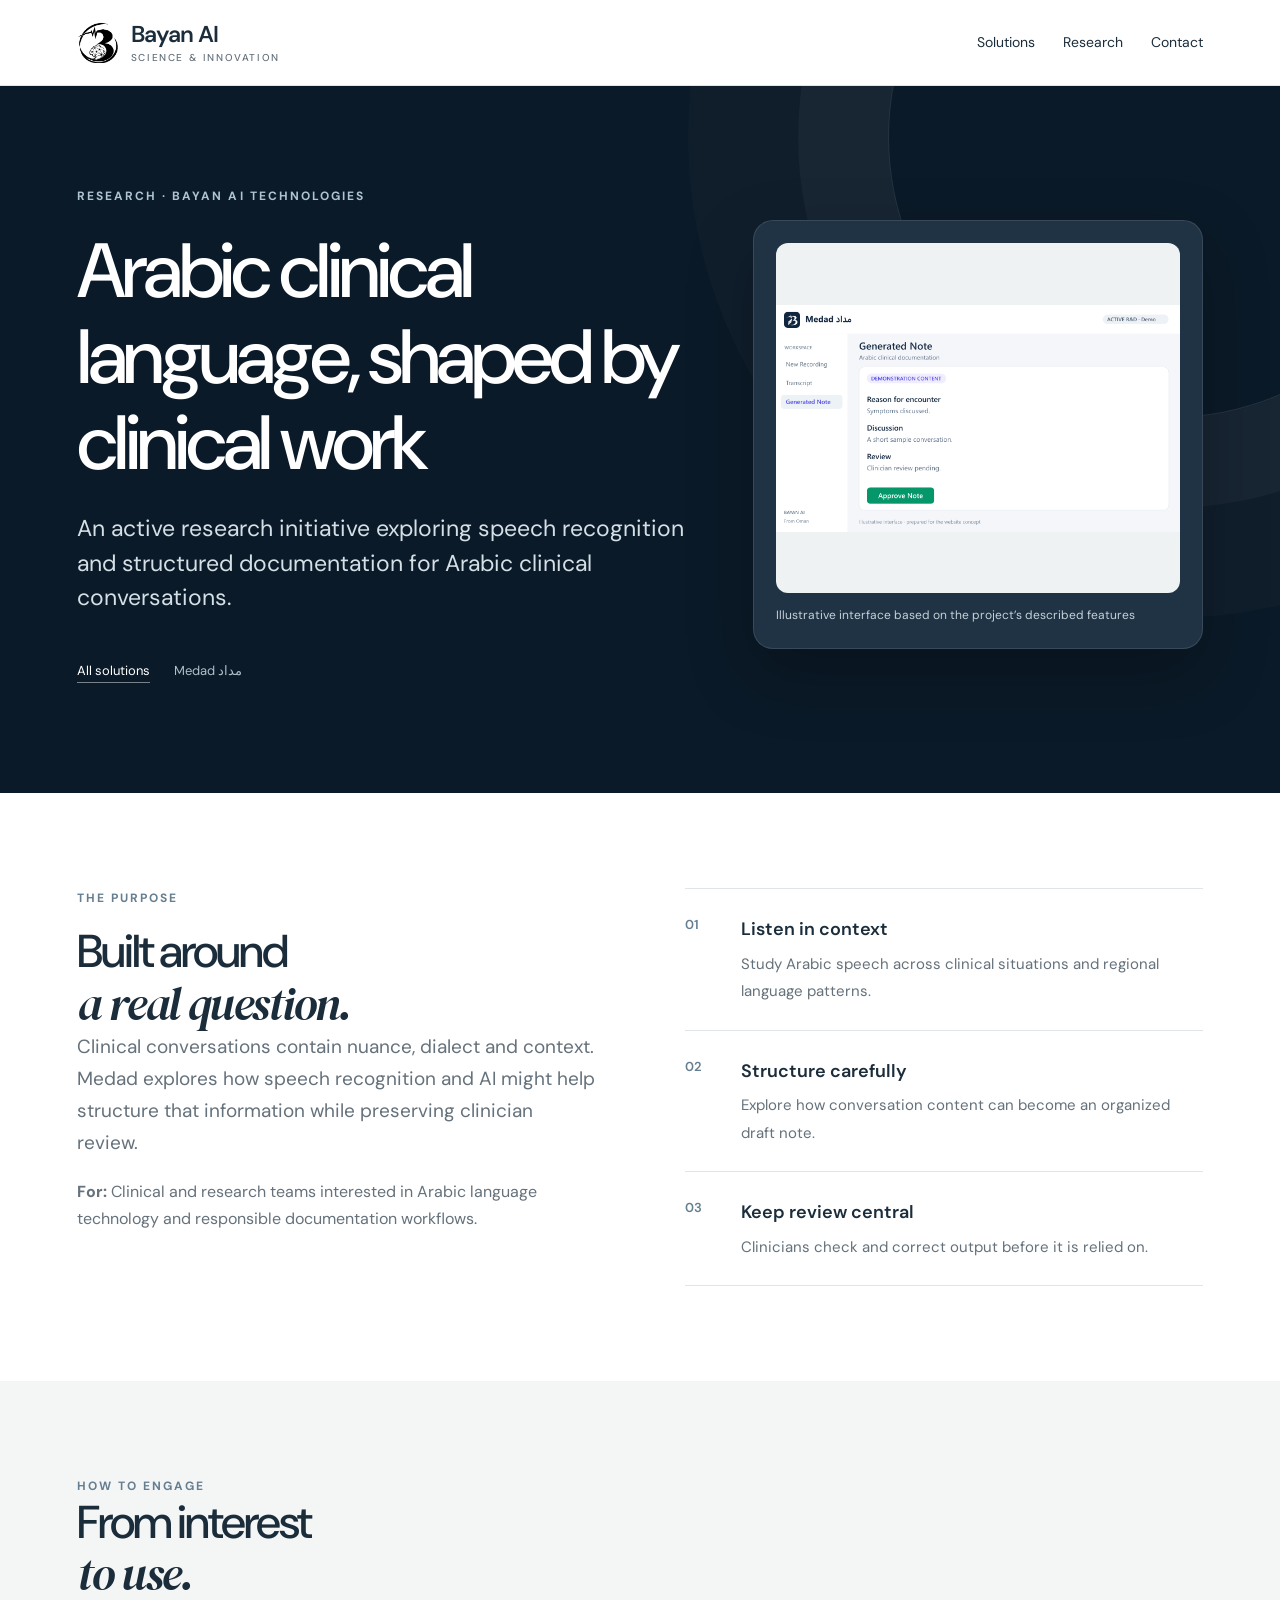
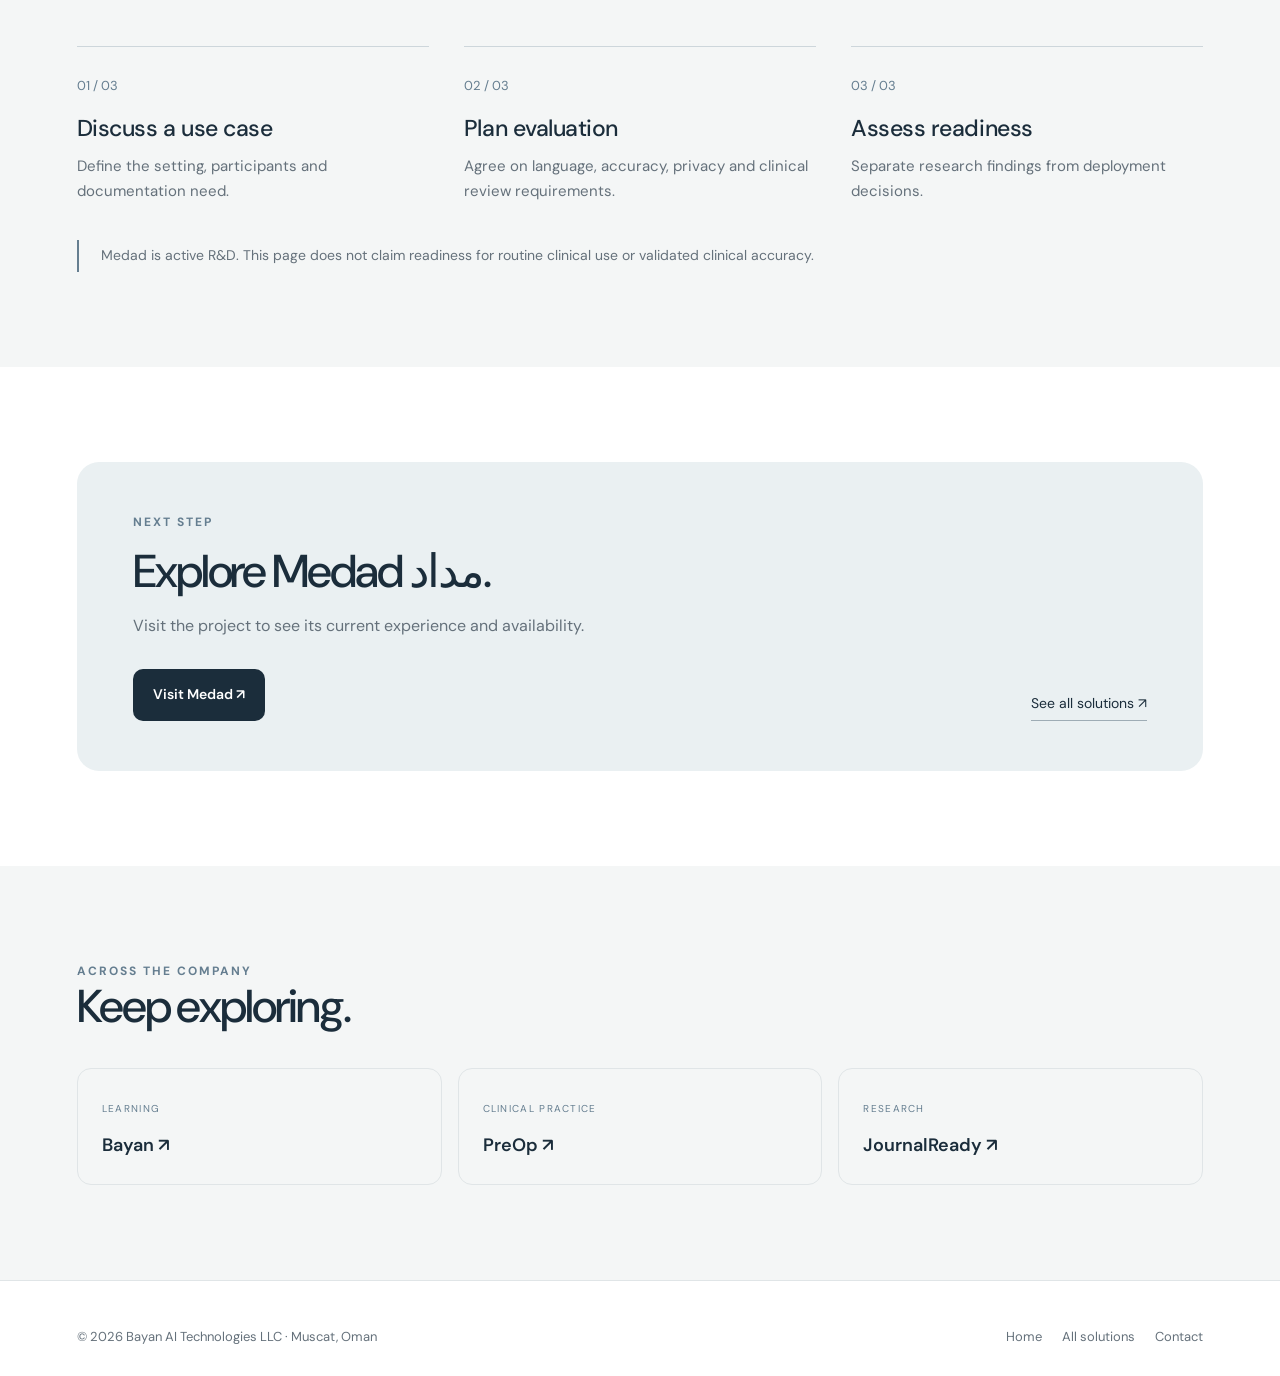
<file: solutions/medad/index.html>
<!doctype html><html lang="en"><head><meta charset="utf-8"><meta name="viewport" content="width=device-width,initial-scale=1"><title>Medad مداد | Bayan AI Technologies</title><meta name="description" content="An active research initiative exploring speech recognition and structured documentation for Arabic clinical conversations. Clinical and research teams interested in Arabic language technology and responsible documentation workflows."><link rel="canonical" href="https://www.bayanai.tech/solutions/medad"><meta name="theme-color" content="#0b1a28"><meta property="og:type" content="website"><meta property="og:title" content="Medad مداد | Bayan AI Technologies"><meta property="og:description" content="An active research initiative exploring speech recognition and structured documentation for Arabic clinical conversations. Clinical and research teams interested in Arabic language technology and responsible documentation workflows."><meta property="og:url" content="https://www.bayanai.tech/solutions/medad"><meta property="og:image" content="https://www.bayanai.tech/assets/screens/medad-03-note-desktop.png"><meta name="twitter:card" content="summary_large_image"><link rel="icon" href="/assets/logos/bayan-ai-mark-white.png"><link rel="stylesheet" href="/solutions.css"><script type="application/ld+json">{"@context": "https://schema.org", "@type": "WebPage", "name": "Medad مداد | Bayan AI Technologies", "description": "An active research initiative exploring speech recognition and structured documentation for Arabic clinical conversations. Clinical and research teams interested in Arabic language technology and responsible documentation workflows.", "url": "https://www.bayanai.tech/solutions/medad", "isPartOf": {"@type": "WebSite", "name": "Bayan AI Technologies", "url": "https://www.bayanai.tech"}}</script></head><body><a class="skip" href="#main">Skip to content</a><header class="solution-header"><a class="solution-brand" href="/"><img src="/assets/logos/bayan-ai-mark-white.png" alt=""><span>Bayan AI<small>SCIENCE &amp; INNOVATION</small></span></a><nav class="solution-nav" aria-label="Main navigation"><a href="/solutions">Solutions</a><a href="/#research">Research</a><a href="/#contact">Contact</a></nav></header><main id="main"><section class="hero"><div class="hero-inner hero-grid"><div><p class="eyebrow">Research · Bayan AI Technologies</p><h1>Arabic clinical language, shaped by clinical work</h1><p class="lead">An active research initiative exploring speech recognition and structured documentation for Arabic clinical conversations.</p><div class="trail"><a href="/solutions">All solutions</a><span>Medad مداد</span></div></div><figure class="hero-visual "><img src="/assets/screens/medad-03-note-desktop.png" alt="Illustrative Medad note review interface"><figcaption>Illustrative interface based on the project’s described features</figcaption></figure></div></section><section class="section"><div class="wrap split"><div><p class="eyebrow">The purpose</p><h2>Built around<br><em>a real question.</em></h2><p class="intro-copy">Clinical conversations contain nuance, dialect and context. Medad explores how speech recognition and AI might help structure that information while preserving clinician review.</p><p><strong>For:</strong> Clinical and research teams interested in Arabic language technology and responsible documentation workflows.</p></div><ol class="detail-list"><li><b>01</b><div><strong>Listen in context</strong><span>Study Arabic speech across clinical situations and regional language patterns.</span></div></li><li><b>02</b><div><strong>Structure carefully</strong><span>Explore how conversation content can become an organized draft note.</span></div></li><li><b>03</b><div><strong>Keep review central</strong><span>Clinicians check and correct output before it is relied on.</span></div></li></ol></div></section><section class="section soft"><div class="wrap"><p class="eyebrow">How to engage</p><h2>From interest<br><em>to use.</em></h2><div class="workflow"><article><span>01 / 03</span><h3>Discuss a use case</h3><p>Define the setting, participants and documentation need.</p></article><article><span>02 / 03</span><h3>Plan evaluation</h3><p>Agree on language, accuracy, privacy and clinical review requirements.</p></article><article><span>03 / 03</span><h3>Assess readiness</h3><p>Separate research findings from deployment decisions.</p></article></div><p class="note">Medad is active R&amp;D. This page does not claim readiness for routine clinical use or validated clinical accuracy.</p></div></section><section class="section"><div class="wrap"><div class="cta"><div><p class="eyebrow">Next step</p><h2>Explore Medad مداد.</h2><p>Visit the project to see its current experience and availability.</p><div class="buttons"><a class="button" href="https://www.medad.om/" target="_blank" rel="noopener">Visit Medad ↗</a></div></div><a class="text-link" href="/solutions">See all solutions ↗</a></div></div></section><section class="section soft"><div class="wrap"><p class="eyebrow">Across the company</p><h2>Keep exploring.</h2><div class="related"><a href="/solutions/bayan"><small>Learning</small><strong>Bayan ↗</strong></a><a href="/solutions/preop"><small>Clinical practice</small><strong>PreOp ↗</strong></a><a href="/solutions/journalready"><small>Research</small><strong>JournalReady ↗</strong></a></div></div></section></main><footer class="site-footer"><span>© 2026 Bayan AI Technologies LLC · Muscat, Oman</span><nav aria-label="Footer navigation"><a href="/">Home</a><a href="/solutions">All solutions</a><a href="mailto:info@bayanai.tech">Contact</a></nav></footer></body></html>
</file>
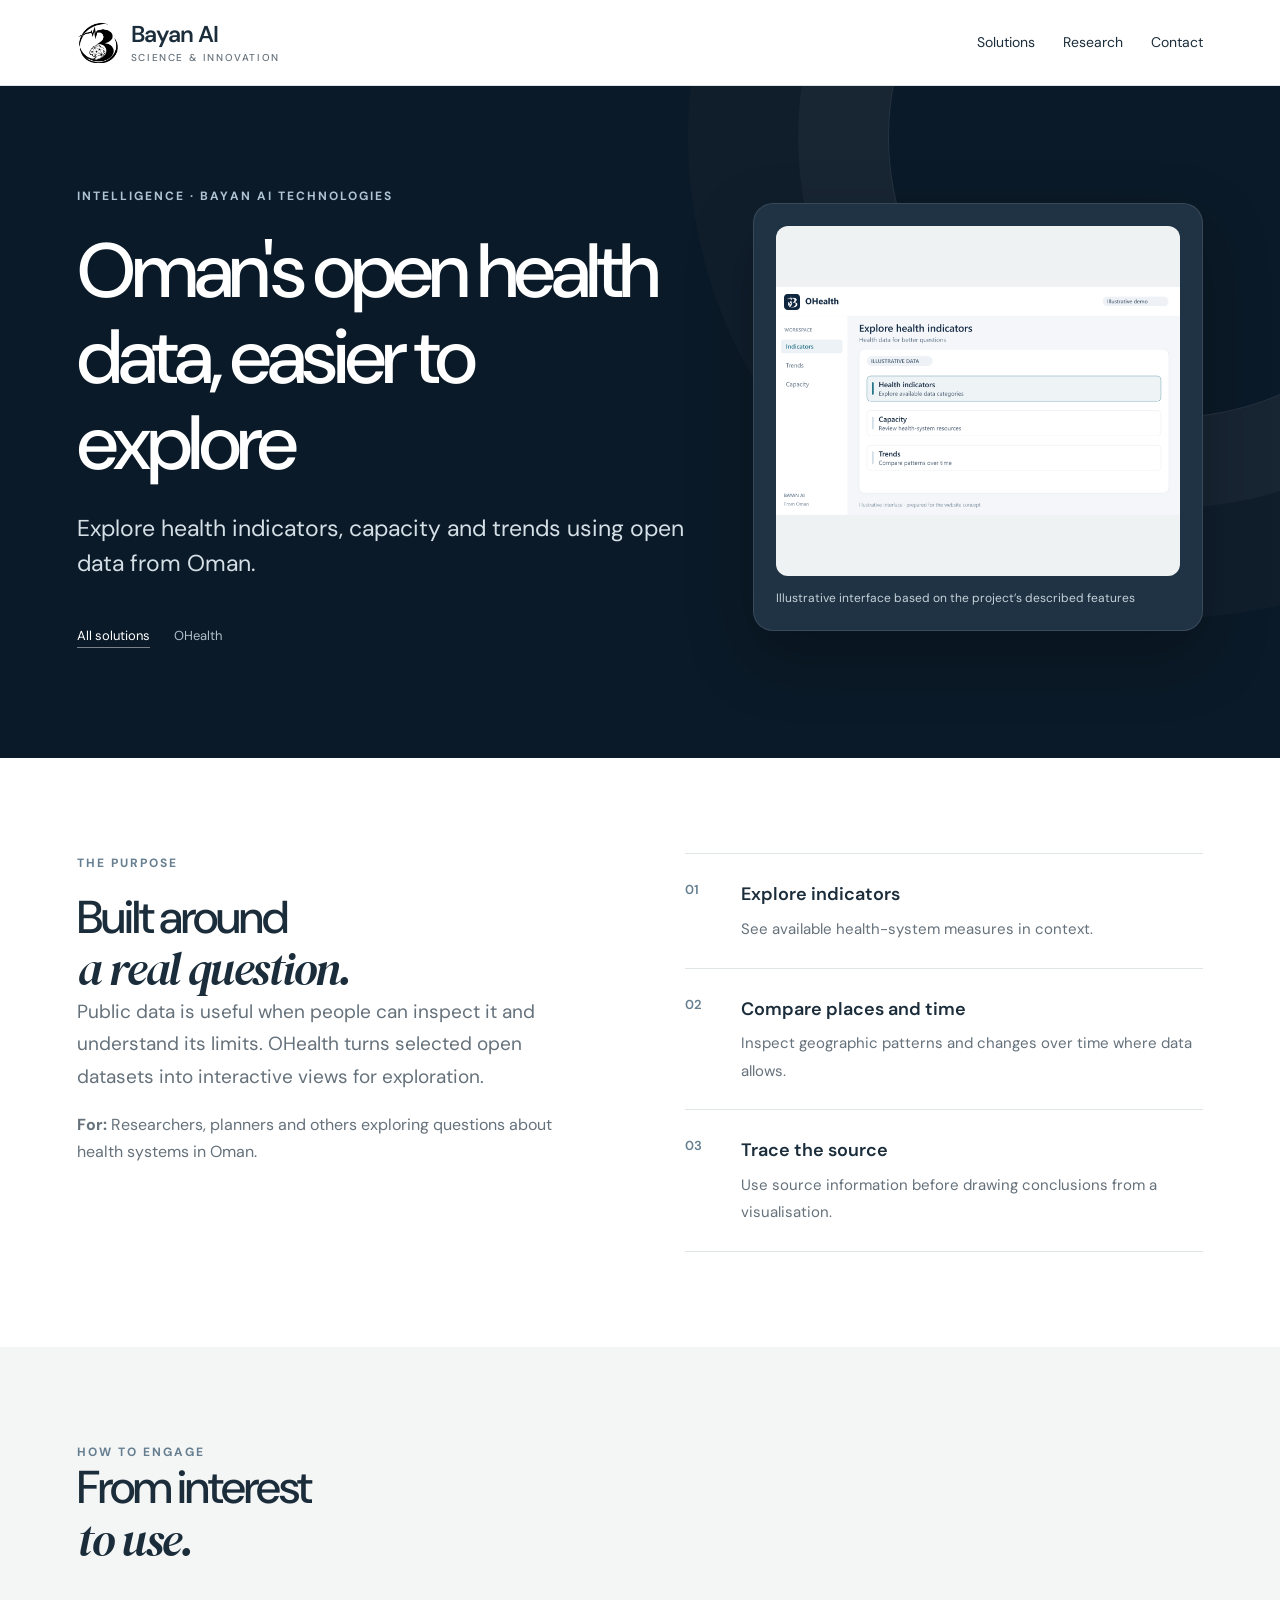
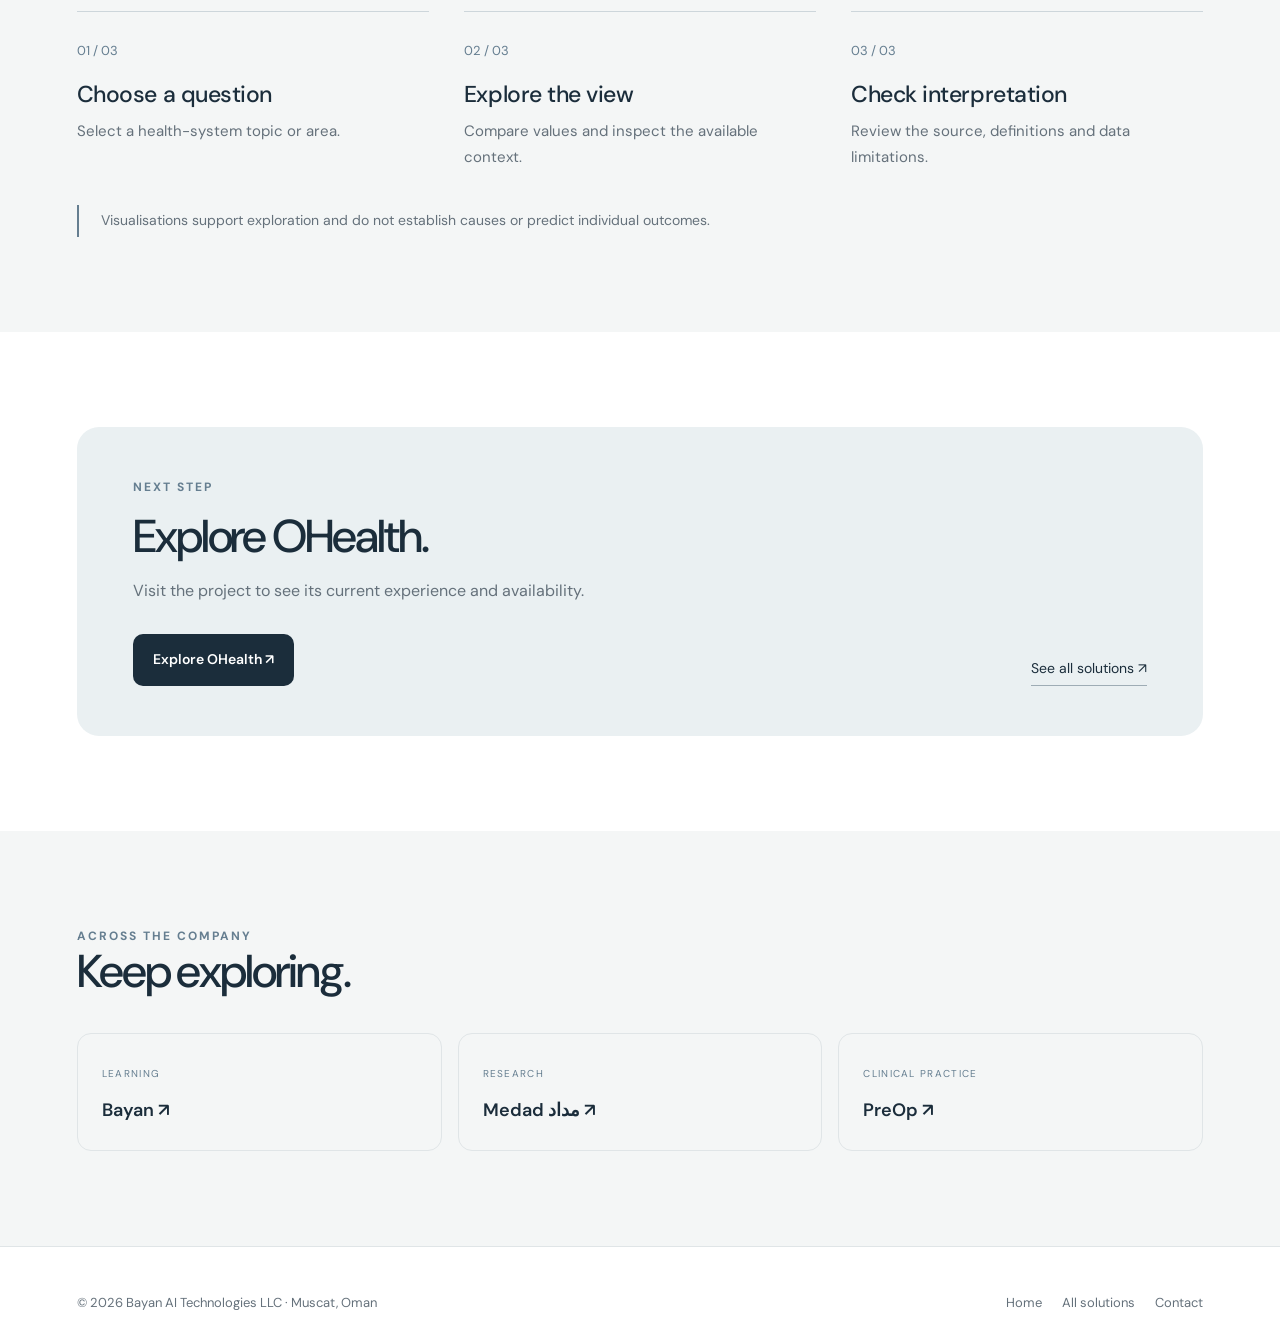
<file: solutions/ohealth/index.html>
<!doctype html><html lang="en"><head><meta charset="utf-8"><meta name="viewport" content="width=device-width,initial-scale=1"><title>OHealth | Bayan AI Technologies</title><meta name="description" content="Explore health indicators, capacity and trends using open data from Oman. Researchers, planners and others exploring questions about health systems in Oman."><link rel="canonical" href="https://www.bayanai.tech/solutions/ohealth"><meta name="theme-color" content="#0b1a28"><meta property="og:type" content="website"><meta property="og:title" content="OHealth | Bayan AI Technologies"><meta property="og:description" content="Explore health indicators, capacity and trends using open data from Oman. Researchers, planners and others exploring questions about health systems in Oman."><meta property="og:url" content="https://www.bayanai.tech/solutions/ohealth"><meta property="og:image" content="https://www.bayanai.tech/assets/screens/ohealth-01-indicators-desktop.png"><meta name="twitter:card" content="summary_large_image"><link rel="icon" href="/assets/logos/bayan-ai-mark-white.png"><link rel="stylesheet" href="/solutions.css"><script type="application/ld+json">{"@context": "https://schema.org", "@type": "WebPage", "name": "OHealth | Bayan AI Technologies", "description": "Explore health indicators, capacity and trends using open data from Oman. Researchers, planners and others exploring questions about health systems in Oman.", "url": "https://www.bayanai.tech/solutions/ohealth", "isPartOf": {"@type": "WebSite", "name": "Bayan AI Technologies", "url": "https://www.bayanai.tech"}}</script></head><body><a class="skip" href="#main">Skip to content</a><header class="solution-header"><a class="solution-brand" href="/"><img src="/assets/logos/bayan-ai-mark-white.png" alt=""><span>Bayan AI<small>SCIENCE &amp; INNOVATION</small></span></a><nav class="solution-nav" aria-label="Main navigation"><a href="/solutions">Solutions</a><a href="/#research">Research</a><a href="/#contact">Contact</a></nav></header><main id="main"><section class="hero"><div class="hero-inner hero-grid"><div><p class="eyebrow">Intelligence · Bayan AI Technologies</p><h1>Oman&#x27;s open health data, easier to explore</h1><p class="lead">Explore health indicators, capacity and trends using open data from Oman.</p><div class="trail"><a href="/solutions">All solutions</a><span>OHealth</span></div></div><figure class="hero-visual "><img src="/assets/screens/ohealth-01-indicators-desktop.png" alt="Illustrative OHealth indicator interface"><figcaption>Illustrative interface based on the project’s described features</figcaption></figure></div></section><section class="section"><div class="wrap split"><div><p class="eyebrow">The purpose</p><h2>Built around<br><em>a real question.</em></h2><p class="intro-copy">Public data is useful when people can inspect it and understand its limits. OHealth turns selected open datasets into interactive views for exploration.</p><p><strong>For:</strong> Researchers, planners and others exploring questions about health systems in Oman.</p></div><ol class="detail-list"><li><b>01</b><div><strong>Explore indicators</strong><span>See available health-system measures in context.</span></div></li><li><b>02</b><div><strong>Compare places and time</strong><span>Inspect geographic patterns and changes over time where data allows.</span></div></li><li><b>03</b><div><strong>Trace the source</strong><span>Use source information before drawing conclusions from a visualisation.</span></div></li></ol></div></section><section class="section soft"><div class="wrap"><p class="eyebrow">How to engage</p><h2>From interest<br><em>to use.</em></h2><div class="workflow"><article><span>01 / 03</span><h3>Choose a question</h3><p>Select a health-system topic or area.</p></article><article><span>02 / 03</span><h3>Explore the view</h3><p>Compare values and inspect the available context.</p></article><article><span>03 / 03</span><h3>Check interpretation</h3><p>Review the source, definitions and data limitations.</p></article></div><p class="note">Visualisations support exploration and do not establish causes or predict individual outcomes.</p></div></section><section class="section"><div class="wrap"><div class="cta"><div><p class="eyebrow">Next step</p><h2>Explore OHealth.</h2><p>Visit the project to see its current experience and availability.</p><div class="buttons"><a class="button" href="https://ohealth.medresearch-academy.om/" target="_blank" rel="noopener">Explore OHealth ↗</a></div></div><a class="text-link" href="/solutions">See all solutions ↗</a></div></div></section><section class="section soft"><div class="wrap"><p class="eyebrow">Across the company</p><h2>Keep exploring.</h2><div class="related"><a href="/solutions/bayan"><small>Learning</small><strong>Bayan ↗</strong></a><a href="/solutions/medad"><small>Research</small><strong>Medad مداد ↗</strong></a><a href="/solutions/preop"><small>Clinical practice</small><strong>PreOp ↗</strong></a></div></div></section></main><footer class="site-footer"><span>© 2026 Bayan AI Technologies LLC · Muscat, Oman</span><nav aria-label="Footer navigation"><a href="/">Home</a><a href="/solutions">All solutions</a><a href="mailto:info@bayanai.tech">Contact</a></nav></footer></body></html>
</file>
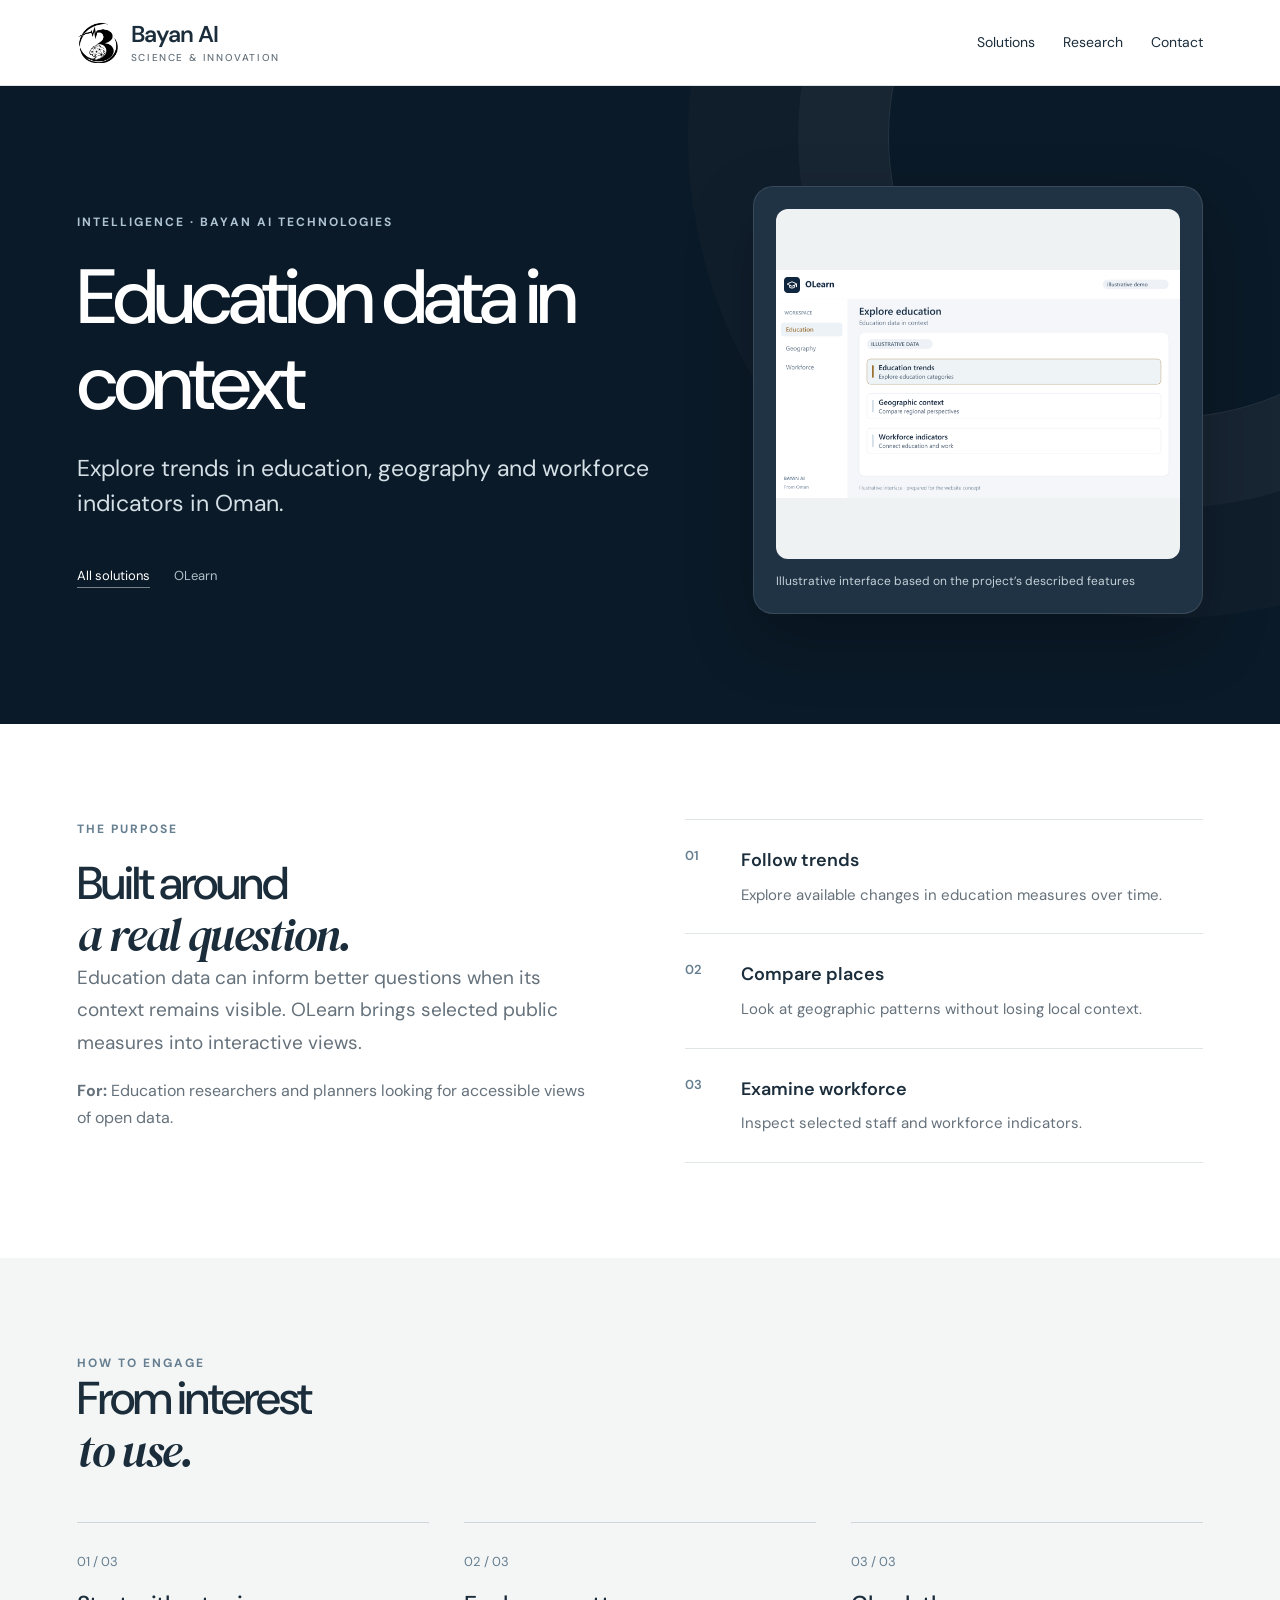
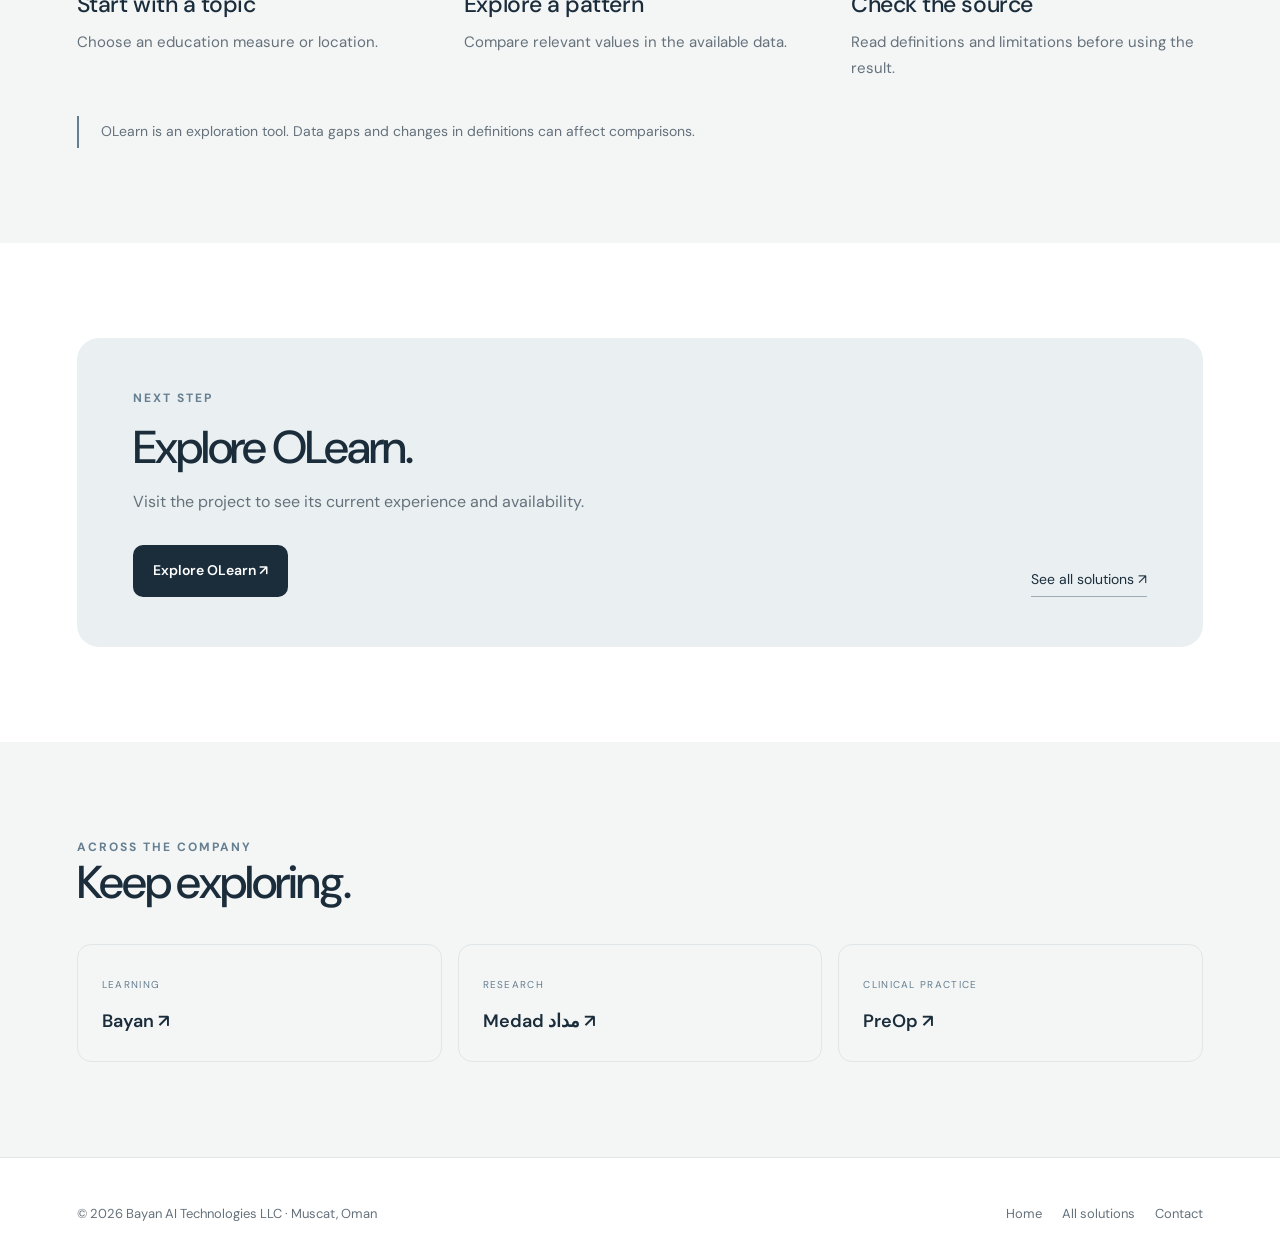
<file: solutions/olearn/index.html>
<!doctype html><html lang="en"><head><meta charset="utf-8"><meta name="viewport" content="width=device-width,initial-scale=1"><title>OLearn | Bayan AI Technologies</title><meta name="description" content="Explore trends in education, geography and workforce indicators in Oman. Education researchers and planners looking for accessible views of open data."><link rel="canonical" href="https://www.bayanai.tech/solutions/olearn"><meta name="theme-color" content="#0b1a28"><meta property="og:type" content="website"><meta property="og:title" content="OLearn | Bayan AI Technologies"><meta property="og:description" content="Explore trends in education, geography and workforce indicators in Oman. Education researchers and planners looking for accessible views of open data."><meta property="og:url" content="https://www.bayanai.tech/solutions/olearn"><meta property="og:image" content="https://www.bayanai.tech/assets/screens/olearn-01-education-desktop.png"><meta name="twitter:card" content="summary_large_image"><link rel="icon" href="/assets/logos/bayan-ai-mark-white.png"><link rel="stylesheet" href="/solutions.css"><script type="application/ld+json">{"@context": "https://schema.org", "@type": "WebPage", "name": "OLearn | Bayan AI Technologies", "description": "Explore trends in education, geography and workforce indicators in Oman. Education researchers and planners looking for accessible views of open data.", "url": "https://www.bayanai.tech/solutions/olearn", "isPartOf": {"@type": "WebSite", "name": "Bayan AI Technologies", "url": "https://www.bayanai.tech"}}</script></head><body><a class="skip" href="#main">Skip to content</a><header class="solution-header"><a class="solution-brand" href="/"><img src="/assets/logos/bayan-ai-mark-white.png" alt=""><span>Bayan AI<small>SCIENCE &amp; INNOVATION</small></span></a><nav class="solution-nav" aria-label="Main navigation"><a href="/solutions">Solutions</a><a href="/#research">Research</a><a href="/#contact">Contact</a></nav></header><main id="main"><section class="hero"><div class="hero-inner hero-grid"><div><p class="eyebrow">Intelligence · Bayan AI Technologies</p><h1>Education data in context</h1><p class="lead">Explore trends in education, geography and workforce indicators in Oman.</p><div class="trail"><a href="/solutions">All solutions</a><span>OLearn</span></div></div><figure class="hero-visual "><img src="/assets/screens/olearn-01-education-desktop.png" alt="Illustrative OLearn education data interface"><figcaption>Illustrative interface based on the project’s described features</figcaption></figure></div></section><section class="section"><div class="wrap split"><div><p class="eyebrow">The purpose</p><h2>Built around<br><em>a real question.</em></h2><p class="intro-copy">Education data can inform better questions when its context remains visible. OLearn brings selected public measures into interactive views.</p><p><strong>For:</strong> Education researchers and planners looking for accessible views of open data.</p></div><ol class="detail-list"><li><b>01</b><div><strong>Follow trends</strong><span>Explore available changes in education measures over time.</span></div></li><li><b>02</b><div><strong>Compare places</strong><span>Look at geographic patterns without losing local context.</span></div></li><li><b>03</b><div><strong>Examine workforce</strong><span>Inspect selected staff and workforce indicators.</span></div></li></ol></div></section><section class="section soft"><div class="wrap"><p class="eyebrow">How to engage</p><h2>From interest<br><em>to use.</em></h2><div class="workflow"><article><span>01 / 03</span><h3>Start with a topic</h3><p>Choose an education measure or location.</p></article><article><span>02 / 03</span><h3>Explore a pattern</h3><p>Compare relevant values in the available data.</p></article><article><span>03 / 03</span><h3>Check the source</h3><p>Read definitions and limitations before using the result.</p></article></div><p class="note">OLearn is an exploration tool. Data gaps and changes in definitions can affect comparisons.</p></div></section><section class="section"><div class="wrap"><div class="cta"><div><p class="eyebrow">Next step</p><h2>Explore OLearn.</h2><p>Visit the project to see its current experience and availability.</p><div class="buttons"><a class="button" href="https://olearn-sandy.vercel.app/" target="_blank" rel="noopener">Explore OLearn ↗</a></div></div><a class="text-link" href="/solutions">See all solutions ↗</a></div></div></section><section class="section soft"><div class="wrap"><p class="eyebrow">Across the company</p><h2>Keep exploring.</h2><div class="related"><a href="/solutions/bayan"><small>Learning</small><strong>Bayan ↗</strong></a><a href="/solutions/medad"><small>Research</small><strong>Medad مداد ↗</strong></a><a href="/solutions/preop"><small>Clinical practice</small><strong>PreOp ↗</strong></a></div></div></section></main><footer class="site-footer"><span>© 2026 Bayan AI Technologies LLC · Muscat, Oman</span><nav aria-label="Footer navigation"><a href="/">Home</a><a href="/solutions">All solutions</a><a href="mailto:info@bayanai.tech">Contact</a></nav></footer></body></html>
</file>
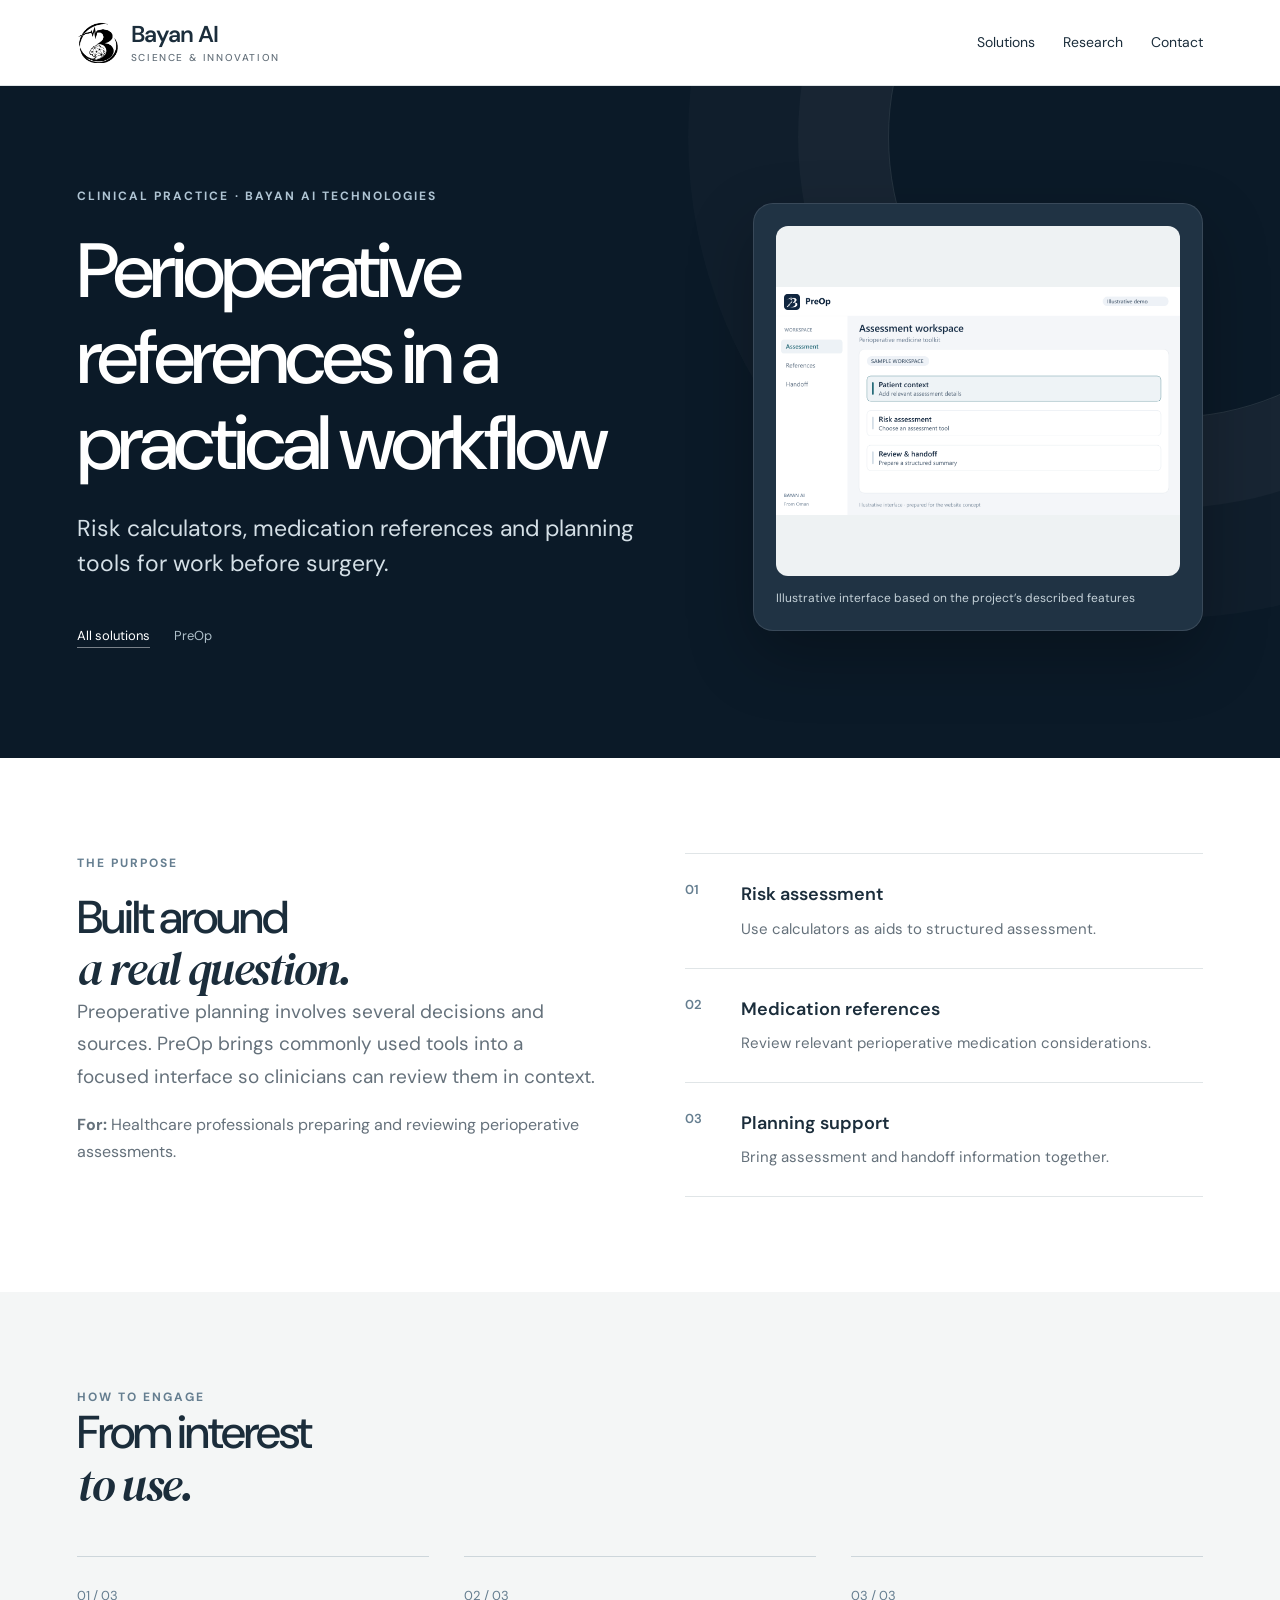
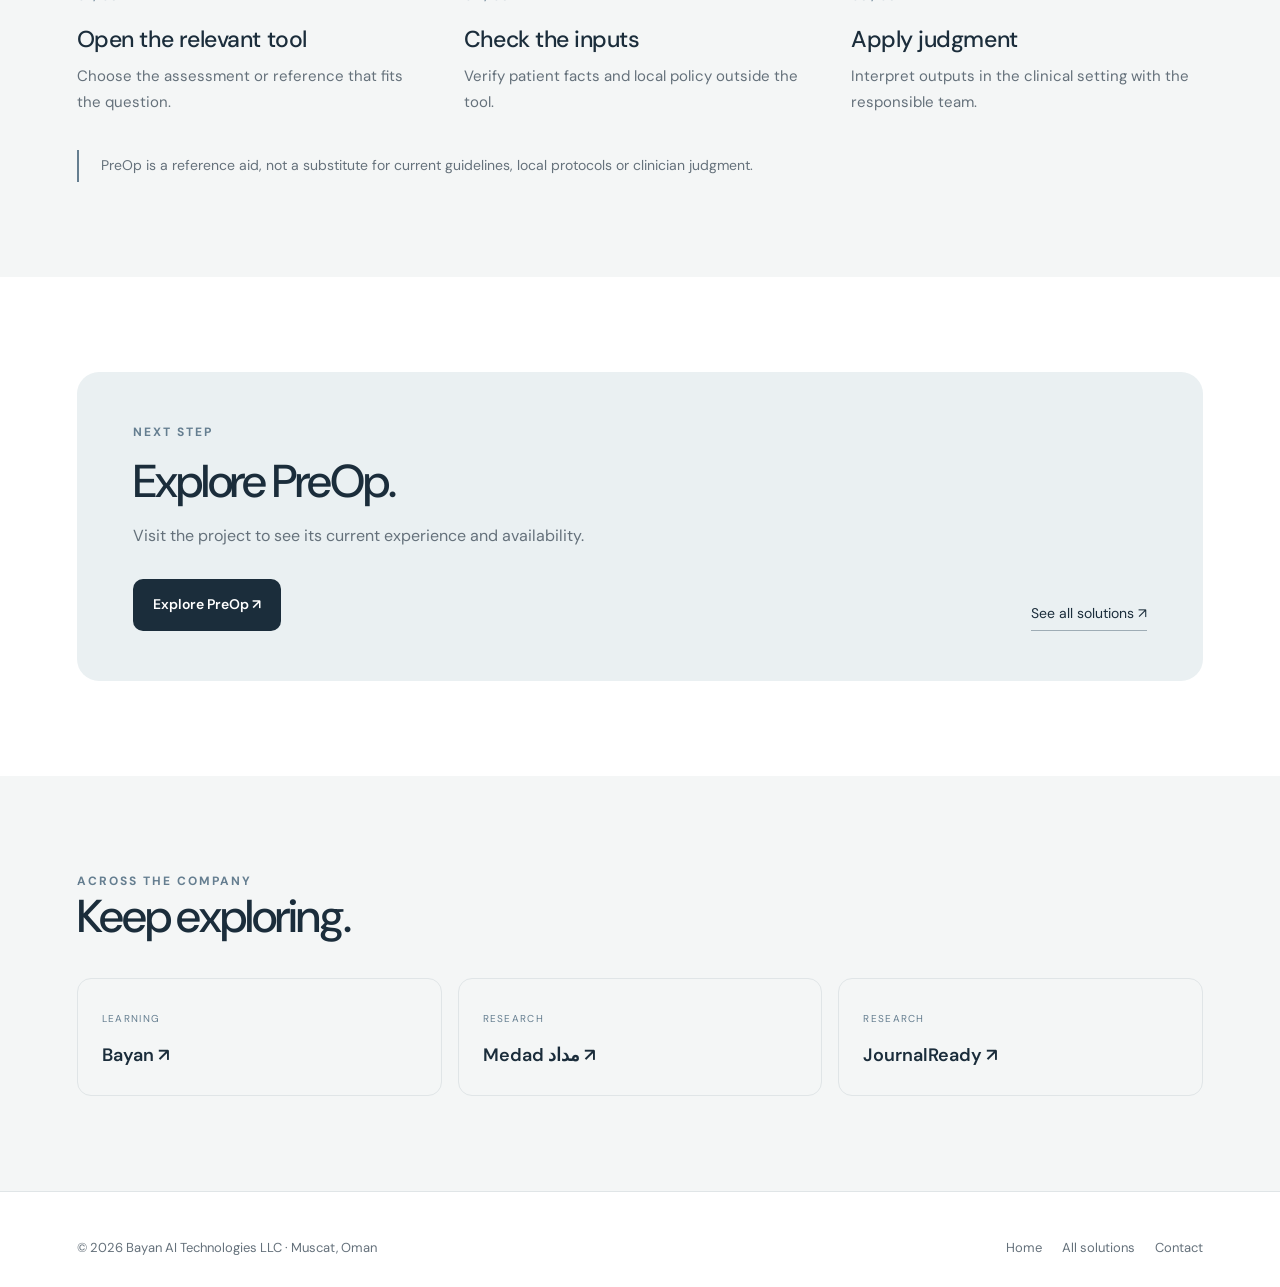
<file: solutions/preop/index.html>
<!doctype html><html lang="en"><head><meta charset="utf-8"><meta name="viewport" content="width=device-width,initial-scale=1"><title>PreOp | Bayan AI Technologies</title><meta name="description" content="Risk calculators, medication references and planning tools for work before surgery. Healthcare professionals preparing and reviewing perioperative assessments."><link rel="canonical" href="https://www.bayanai.tech/solutions/preop"><meta name="theme-color" content="#0b1a28"><meta property="og:type" content="website"><meta property="og:title" content="PreOp | Bayan AI Technologies"><meta property="og:description" content="Risk calculators, medication references and planning tools for work before surgery. Healthcare professionals preparing and reviewing perioperative assessments."><meta property="og:url" content="https://www.bayanai.tech/solutions/preop"><meta property="og:image" content="https://www.bayanai.tech/assets/screens/preop-01-assessment-desktop.png"><meta name="twitter:card" content="summary_large_image"><link rel="icon" href="/assets/logos/bayan-ai-mark-white.png"><link rel="stylesheet" href="/solutions.css"><script type="application/ld+json">{"@context": "https://schema.org", "@type": "WebPage", "name": "PreOp | Bayan AI Technologies", "description": "Risk calculators, medication references and planning tools for work before surgery. Healthcare professionals preparing and reviewing perioperative assessments.", "url": "https://www.bayanai.tech/solutions/preop", "isPartOf": {"@type": "WebSite", "name": "Bayan AI Technologies", "url": "https://www.bayanai.tech"}}</script></head><body><a class="skip" href="#main">Skip to content</a><header class="solution-header"><a class="solution-brand" href="/"><img src="/assets/logos/bayan-ai-mark-white.png" alt=""><span>Bayan AI<small>SCIENCE &amp; INNOVATION</small></span></a><nav class="solution-nav" aria-label="Main navigation"><a href="/solutions">Solutions</a><a href="/#research">Research</a><a href="/#contact">Contact</a></nav></header><main id="main"><section class="hero"><div class="hero-inner hero-grid"><div><p class="eyebrow">Clinical practice · Bayan AI Technologies</p><h1>Perioperative references in a practical workflow</h1><p class="lead">Risk calculators, medication references and planning tools for work before surgery.</p><div class="trail"><a href="/solutions">All solutions</a><span>PreOp</span></div></div><figure class="hero-visual "><img src="/assets/screens/preop-01-assessment-desktop.png" alt="Illustrative PreOp assessment interface"><figcaption>Illustrative interface based on the project’s described features</figcaption></figure></div></section><section class="section"><div class="wrap split"><div><p class="eyebrow">The purpose</p><h2>Built around<br><em>a real question.</em></h2><p class="intro-copy">Preoperative planning involves several decisions and sources. PreOp brings commonly used tools into a focused interface so clinicians can review them in context.</p><p><strong>For:</strong> Healthcare professionals preparing and reviewing perioperative assessments.</p></div><ol class="detail-list"><li><b>01</b><div><strong>Risk assessment</strong><span>Use calculators as aids to structured assessment.</span></div></li><li><b>02</b><div><strong>Medication references</strong><span>Review relevant perioperative medication considerations.</span></div></li><li><b>03</b><div><strong>Planning support</strong><span>Bring assessment and handoff information together.</span></div></li></ol></div></section><section class="section soft"><div class="wrap"><p class="eyebrow">How to engage</p><h2>From interest<br><em>to use.</em></h2><div class="workflow"><article><span>01 / 03</span><h3>Open the relevant tool</h3><p>Choose the assessment or reference that fits the question.</p></article><article><span>02 / 03</span><h3>Check the inputs</h3><p>Verify patient facts and local policy outside the tool.</p></article><article><span>03 / 03</span><h3>Apply judgment</h3><p>Interpret outputs in the clinical setting with the responsible team.</p></article></div><p class="note">PreOp is a reference aid, not a substitute for current guidelines, local protocols or clinician judgment.</p></div></section><section class="section"><div class="wrap"><div class="cta"><div><p class="eyebrow">Next step</p><h2>Explore PreOp.</h2><p>Visit the project to see its current experience and availability.</p><div class="buttons"><a class="button" href="https://www.bayan.edu.om/preop" target="_blank" rel="noopener">Explore PreOp ↗</a></div></div><a class="text-link" href="/solutions">See all solutions ↗</a></div></div></section><section class="section soft"><div class="wrap"><p class="eyebrow">Across the company</p><h2>Keep exploring.</h2><div class="related"><a href="/solutions/bayan"><small>Learning</small><strong>Bayan ↗</strong></a><a href="/solutions/medad"><small>Research</small><strong>Medad مداد ↗</strong></a><a href="/solutions/journalready"><small>Research</small><strong>JournalReady ↗</strong></a></div></div></section></main><footer class="site-footer"><span>© 2026 Bayan AI Technologies LLC · Muscat, Oman</span><nav aria-label="Footer navigation"><a href="/">Home</a><a href="/solutions">All solutions</a><a href="mailto:info@bayanai.tech">Contact</a></nav></footer></body></html>
</file>
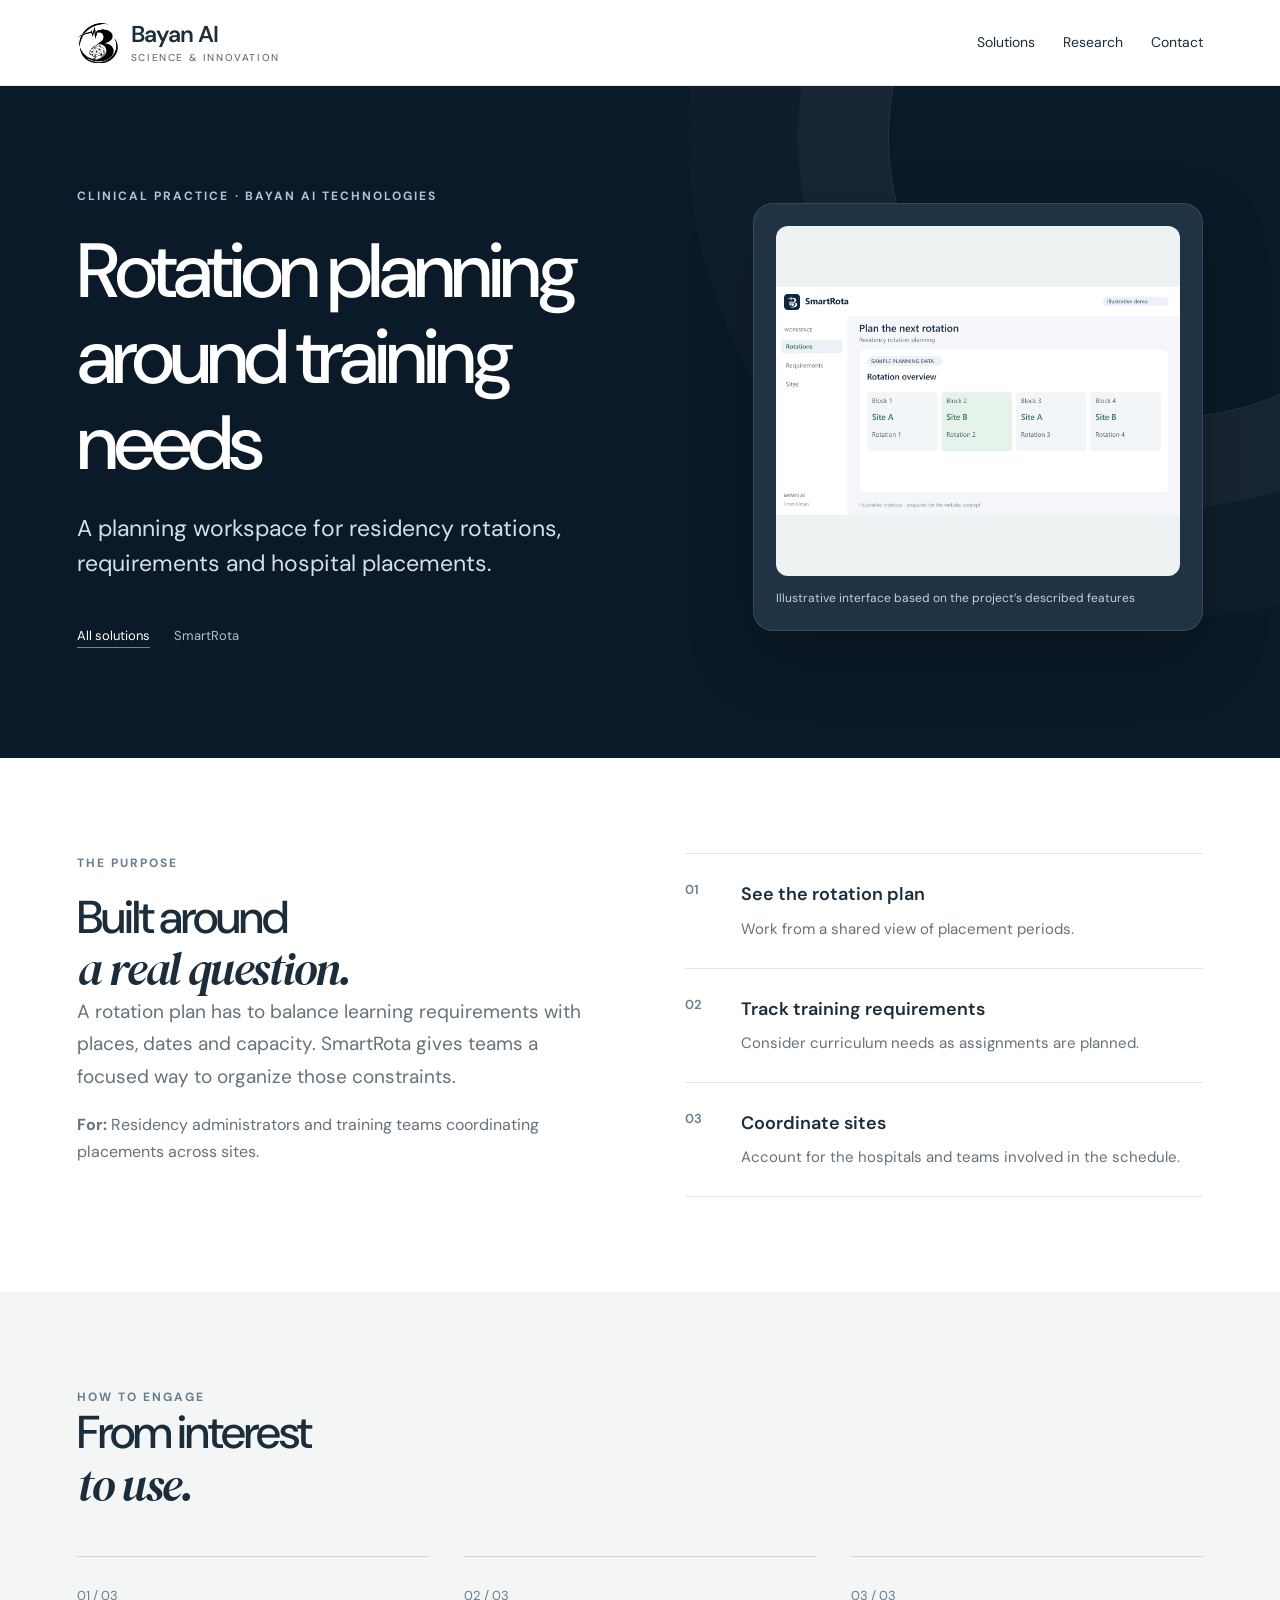
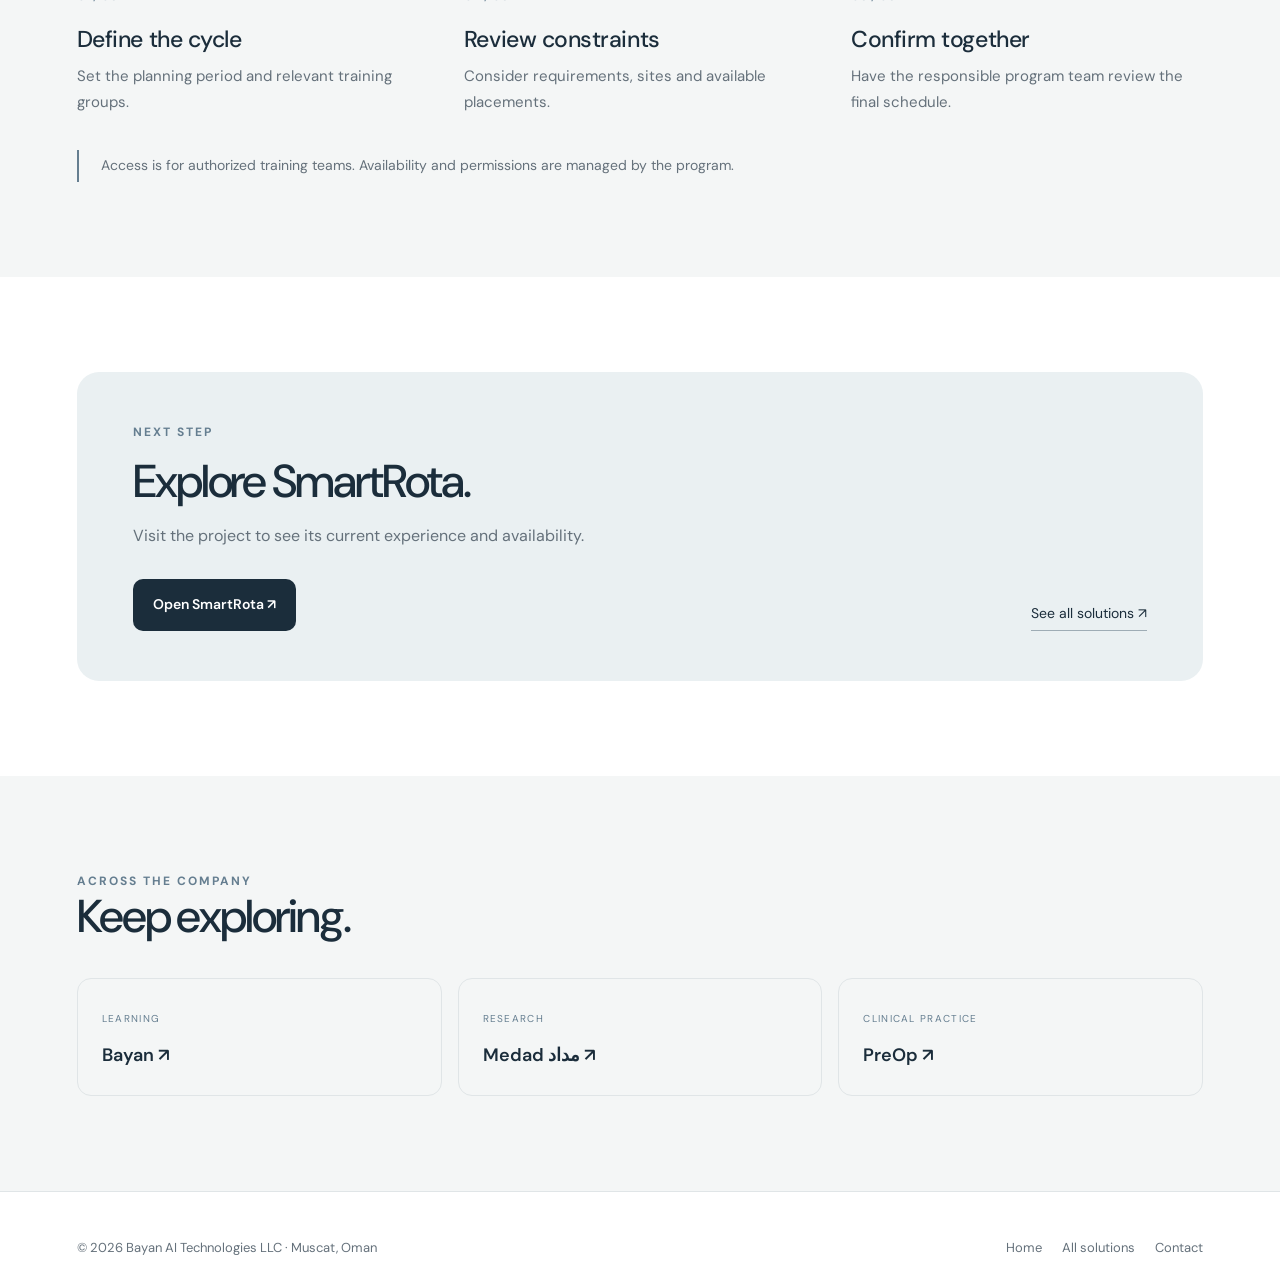
<file: solutions/smartrota/index.html>
<!doctype html><html lang="en"><head><meta charset="utf-8"><meta name="viewport" content="width=device-width,initial-scale=1"><title>SmartRota | Bayan AI Technologies</title><meta name="description" content="A planning workspace for residency rotations, requirements and hospital placements. Residency administrators and training teams coordinating placements across sites."><link rel="canonical" href="https://www.bayanai.tech/solutions/smartrota"><meta name="theme-color" content="#0b1a28"><meta property="og:type" content="website"><meta property="og:title" content="SmartRota | Bayan AI Technologies"><meta property="og:description" content="A planning workspace for residency rotations, requirements and hospital placements. Residency administrators and training teams coordinating placements across sites."><meta property="og:url" content="https://www.bayanai.tech/solutions/smartrota"><meta property="og:image" content="https://www.bayanai.tech/assets/screens/smartrota-01-planner-desktop.png"><meta name="twitter:card" content="summary_large_image"><link rel="icon" href="/assets/logos/bayan-ai-mark-white.png"><link rel="stylesheet" href="/solutions.css"><script type="application/ld+json">{"@context": "https://schema.org", "@type": "WebPage", "name": "SmartRota | Bayan AI Technologies", "description": "A planning workspace for residency rotations, requirements and hospital placements. Residency administrators and training teams coordinating placements across sites.", "url": "https://www.bayanai.tech/solutions/smartrota", "isPartOf": {"@type": "WebSite", "name": "Bayan AI Technologies", "url": "https://www.bayanai.tech"}}</script></head><body><a class="skip" href="#main">Skip to content</a><header class="solution-header"><a class="solution-brand" href="/"><img src="/assets/logos/bayan-ai-mark-white.png" alt=""><span>Bayan AI<small>SCIENCE &amp; INNOVATION</small></span></a><nav class="solution-nav" aria-label="Main navigation"><a href="/solutions">Solutions</a><a href="/#research">Research</a><a href="/#contact">Contact</a></nav></header><main id="main"><section class="hero"><div class="hero-inner hero-grid"><div><p class="eyebrow">Clinical practice · Bayan AI Technologies</p><h1>Rotation planning around training needs</h1><p class="lead">A planning workspace for residency rotations, requirements and hospital placements.</p><div class="trail"><a href="/solutions">All solutions</a><span>SmartRota</span></div></div><figure class="hero-visual "><img src="/assets/screens/smartrota-01-planner-desktop.png" alt="Illustrative SmartRota planning interface"><figcaption>Illustrative interface based on the project’s described features</figcaption></figure></div></section><section class="section"><div class="wrap split"><div><p class="eyebrow">The purpose</p><h2>Built around<br><em>a real question.</em></h2><p class="intro-copy">A rotation plan has to balance learning requirements with places, dates and capacity. SmartRota gives teams a focused way to organize those constraints.</p><p><strong>For:</strong> Residency administrators and training teams coordinating placements across sites.</p></div><ol class="detail-list"><li><b>01</b><div><strong>See the rotation plan</strong><span>Work from a shared view of placement periods.</span></div></li><li><b>02</b><div><strong>Track training requirements</strong><span>Consider curriculum needs as assignments are planned.</span></div></li><li><b>03</b><div><strong>Coordinate sites</strong><span>Account for the hospitals and teams involved in the schedule.</span></div></li></ol></div></section><section class="section soft"><div class="wrap"><p class="eyebrow">How to engage</p><h2>From interest<br><em>to use.</em></h2><div class="workflow"><article><span>01 / 03</span><h3>Define the cycle</h3><p>Set the planning period and relevant training groups.</p></article><article><span>02 / 03</span><h3>Review constraints</h3><p>Consider requirements, sites and available placements.</p></article><article><span>03 / 03</span><h3>Confirm together</h3><p>Have the responsible program team review the final schedule.</p></article></div><p class="note">Access is for authorized training teams. Availability and permissions are managed by the program.</p></div></section><section class="section"><div class="wrap"><div class="cta"><div><p class="eyebrow">Next step</p><h2>Explore SmartRota.</h2><p>Visit the project to see its current experience and availability.</p><div class="buttons"><a class="button" href="https://rota.medresearch-academy.om/" target="_blank" rel="noopener">Open SmartRota ↗</a></div></div><a class="text-link" href="/solutions">See all solutions ↗</a></div></div></section><section class="section soft"><div class="wrap"><p class="eyebrow">Across the company</p><h2>Keep exploring.</h2><div class="related"><a href="/solutions/bayan"><small>Learning</small><strong>Bayan ↗</strong></a><a href="/solutions/medad"><small>Research</small><strong>Medad مداد ↗</strong></a><a href="/solutions/preop"><small>Clinical practice</small><strong>PreOp ↗</strong></a></div></div></section></main><footer class="site-footer"><span>© 2026 Bayan AI Technologies LLC · Muscat, Oman</span><nav aria-label="Footer navigation"><a href="/">Home</a><a href="/solutions">All solutions</a><a href="mailto:info@bayanai.tech">Contact</a></nav></footer></body></html>
</file>
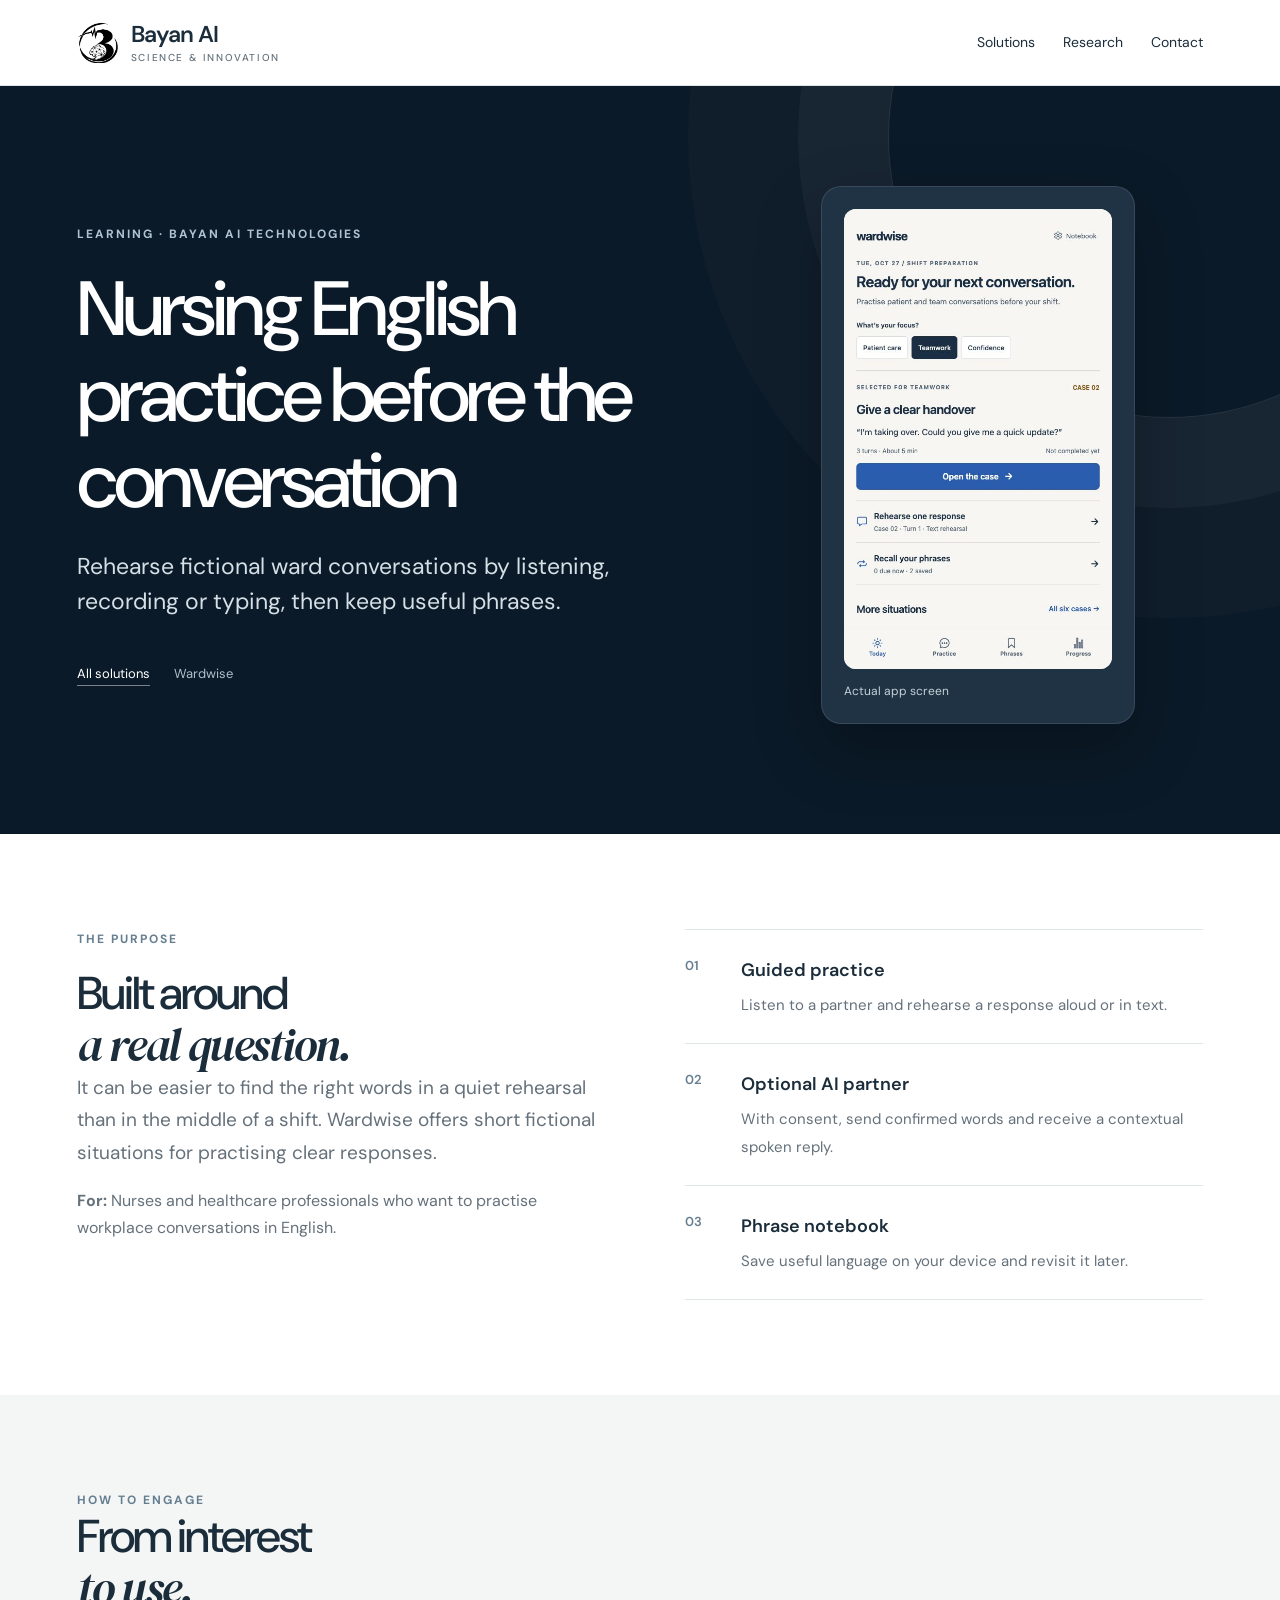
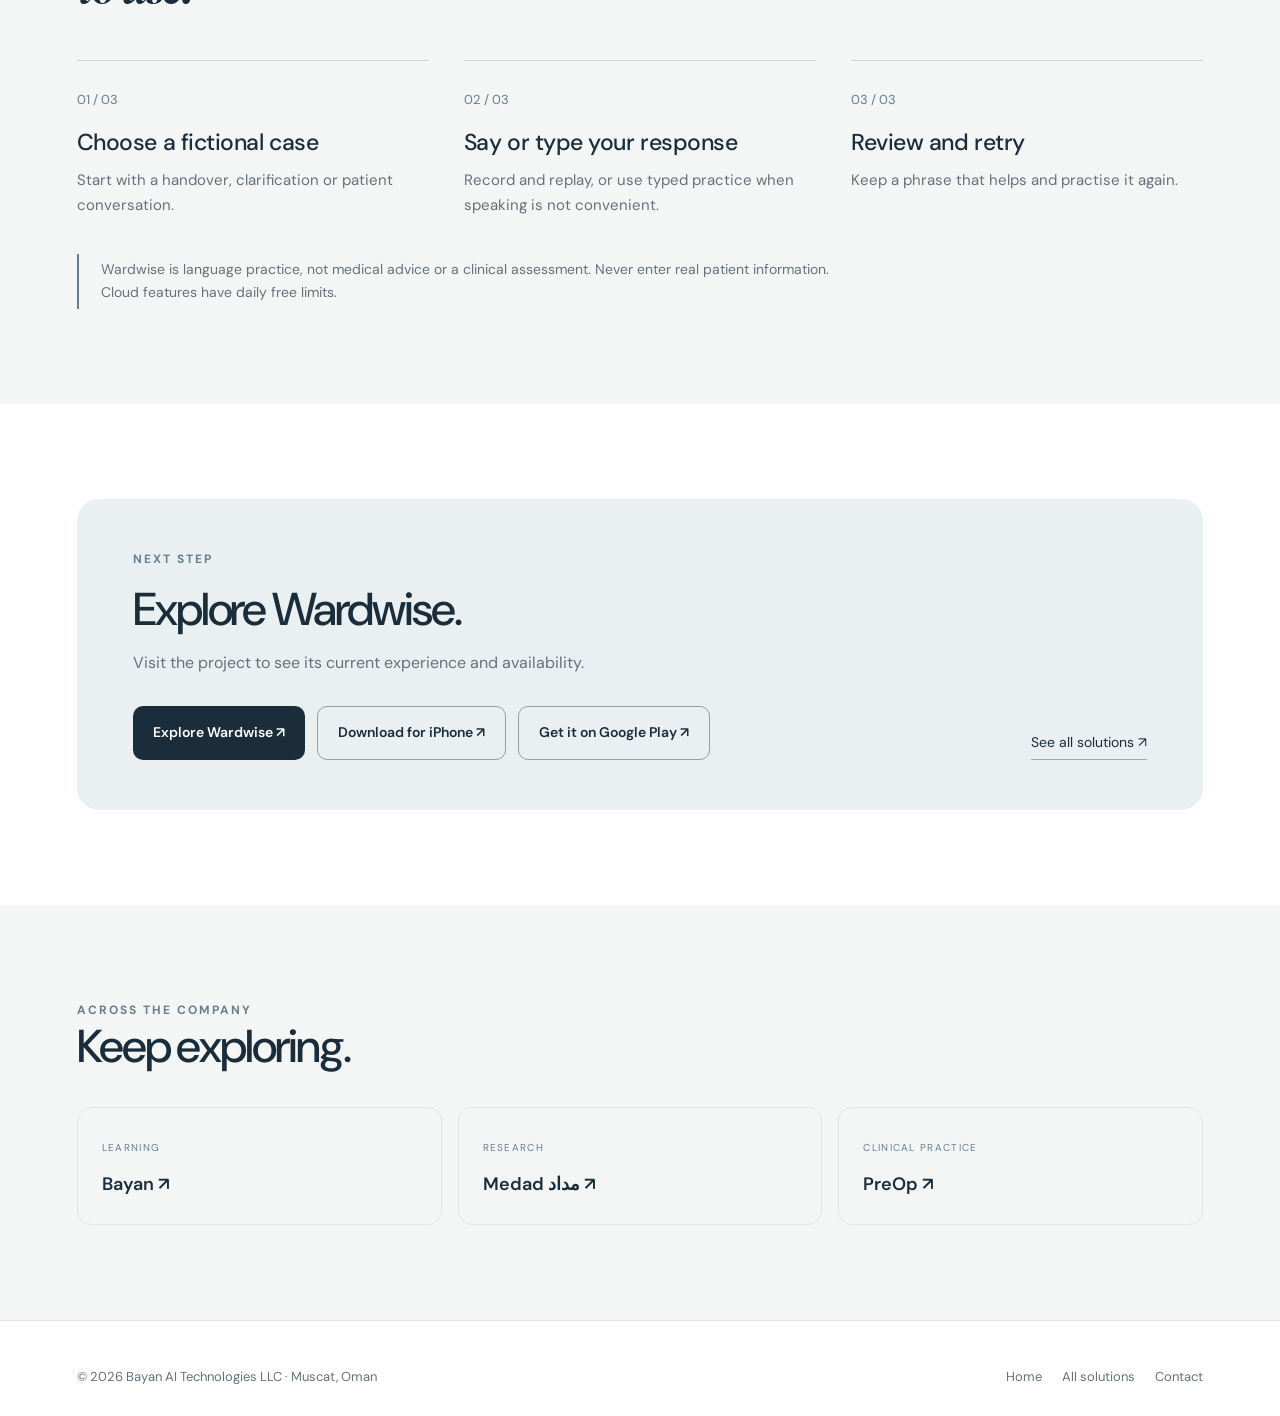
<file: solutions/wardwise/index.html>
<!doctype html><html lang="en"><head><meta charset="utf-8"><meta name="viewport" content="width=device-width,initial-scale=1"><title>Wardwise | Bayan AI Technologies</title><meta name="description" content="Rehearse fictional ward conversations by listening, recording or typing, then keep useful phrases. Nurses and healthcare professionals who want to practise workplace conversations in English."><link rel="canonical" href="https://www.bayanai.tech/solutions/wardwise"><meta name="theme-color" content="#0b1a28"><meta property="og:type" content="website"><meta property="og:title" content="Wardwise | Bayan AI Technologies"><meta property="og:description" content="Rehearse fictional ward conversations by listening, recording or typing, then keep useful phrases. Nurses and healthcare professionals who want to practise workplace conversations in English."><meta property="og:url" content="https://www.bayanai.tech/solutions/wardwise"><meta property="og:image" content="https://www.bayanai.tech/assets/screens/wardwise-practice.png"><meta name="twitter:card" content="summary_large_image"><link rel="icon" href="/assets/logos/bayan-ai-mark-white.png"><link rel="stylesheet" href="/solutions.css"><script type="application/ld+json">{"@context": "https://schema.org", "@type": "WebPage", "name": "Wardwise | Bayan AI Technologies", "description": "Rehearse fictional ward conversations by listening, recording or typing, then keep useful phrases. Nurses and healthcare professionals who want to practise workplace conversations in English.", "url": "https://www.bayanai.tech/solutions/wardwise", "isPartOf": {"@type": "WebSite", "name": "Bayan AI Technologies", "url": "https://www.bayanai.tech"}}</script></head><body><a class="skip" href="#main">Skip to content</a><header class="solution-header"><a class="solution-brand" href="/"><img src="/assets/logos/bayan-ai-mark-white.png" alt=""><span>Bayan AI<small>SCIENCE &amp; INNOVATION</small></span></a><nav class="solution-nav" aria-label="Main navigation"><a href="/solutions">Solutions</a><a href="/#research">Research</a><a href="/#contact">Contact</a></nav></header><main id="main"><section class="hero"><div class="hero-inner hero-grid"><div><p class="eyebrow">Learning · Bayan AI Technologies</p><h1>Nursing English practice before the conversation</h1><p class="lead">Rehearse fictional ward conversations by listening, recording or typing, then keep useful phrases.</p><div class="trail"><a href="/solutions">All solutions</a><span>Wardwise</span></div></div><figure class="hero-visual phone"><img src="/assets/screens/wardwise-practice.png" alt="Wardwise nursing English practice screen"><figcaption>Actual app screen</figcaption></figure></div></section><section class="section"><div class="wrap split"><div><p class="eyebrow">The purpose</p><h2>Built around<br><em>a real question.</em></h2><p class="intro-copy">It can be easier to find the right words in a quiet rehearsal than in the middle of a shift. Wardwise offers short fictional situations for practising clear responses.</p><p><strong>For:</strong> Nurses and healthcare professionals who want to practise workplace conversations in English.</p></div><ol class="detail-list"><li><b>01</b><div><strong>Guided practice</strong><span>Listen to a partner and rehearse a response aloud or in text.</span></div></li><li><b>02</b><div><strong>Optional AI partner</strong><span>With consent, send confirmed words and receive a contextual spoken reply.</span></div></li><li><b>03</b><div><strong>Phrase notebook</strong><span>Save useful language on your device and revisit it later.</span></div></li></ol></div></section><section class="section soft"><div class="wrap"><p class="eyebrow">How to engage</p><h2>From interest<br><em>to use.</em></h2><div class="workflow"><article><span>01 / 03</span><h3>Choose a fictional case</h3><p>Start with a handover, clarification or patient conversation.</p></article><article><span>02 / 03</span><h3>Say or type your response</h3><p>Record and replay, or use typed practice when speaking is not convenient.</p></article><article><span>03 / 03</span><h3>Review and retry</h3><p>Keep a phrase that helps and practise it again.</p></article></div><p class="note">Wardwise is language practice, not medical advice or a clinical assessment. Never enter real patient information. Cloud features have daily free limits.</p></div></section><section class="section"><div class="wrap"><div class="cta"><div><p class="eyebrow">Next step</p><h2>Explore Wardwise.</h2><p>Visit the project to see its current experience and availability.</p><div class="buttons"><a class="button" href="https://www.medresearch-academy.om/solutions/wardwise" target="_blank" rel="noopener">Explore Wardwise ↗</a><a class="button outline" href="https://apps.apple.com/app/id6827483341" target="_blank" rel="noopener">Download for iPhone ↗</a><a class="button outline" href="https://play.google.com/store/apps/details?id=com.wardwise.practice" target="_blank" rel="noopener">Get it on Google Play ↗</a></div></div><a class="text-link" href="/solutions">See all solutions ↗</a></div></div></section><section class="section soft"><div class="wrap"><p class="eyebrow">Across the company</p><h2>Keep exploring.</h2><div class="related"><a href="/solutions/bayan"><small>Learning</small><strong>Bayan ↗</strong></a><a href="/solutions/medad"><small>Research</small><strong>Medad مداد ↗</strong></a><a href="/solutions/preop"><small>Clinical practice</small><strong>PreOp ↗</strong></a></div></div></section></main><footer class="site-footer"><span>© 2026 Bayan AI Technologies LLC · Muscat, Oman</span><nav aria-label="Footer navigation"><a href="/">Home</a><a href="/solutions">All solutions</a><a href="mailto:info@bayanai.tech">Contact</a></nav></footer></body></html>
</file>
<file: style.css>
@import url("https://fonts.googleapis.com/css2?family=DM+Sans:wght@400;450;500;550;600;650;700&family=DM+Serif+Display:ital@0;1&family=IBM+Plex+Sans+Arabic:wght@400;500;600&display=swap");

/* =========================================================================
   Bayan AI — one stylesheet.
   Opening: a scroll-driven film (globe → map → coast) pinned behind the copy.
   Chapters: each app's screenshot inside an illustrated laptop (desktop) or
   phone (mobile), in a rounded card that opens the full demo.
   ========================================================================= */

:root {
  --ink: #1b2d3b;
  --muted: #65717b;
  --line: #e0e5e7;
  --paper: #fff;
  --soft: #f5f6f6;
  --gold: #657e90;
  --night: #0b1a28;
  --header: 86px;
  --ease: cubic-bezier(0.22, 0.61, 0.36, 1);
}
* { box-sizing: border-box; }
html { scroll-behavior: smooth; scroll-padding-top: 110px; }
body {
  margin: 0;
  background: var(--paper);
  color: var(--ink);
  font: 16px/1.7 "DM Sans", sans-serif;
  -webkit-font-smoothing: antialiased;
}
a { color: inherit; text-decoration: none; }
button { font: inherit; cursor: pointer; }
button, a { -webkit-tap-highlight-color: transparent; }
a:focus-visible, button:focus-visible, summary:focus-visible { outline: 3px solid var(--gold); outline-offset: 6px; }
img { max-width: 100%; display: block; }
h1, h2, h3, p { margin: 0; }
h1, h2, h3 { line-height: 1.1; font-weight: 500; }
h1 { font-size: clamp(44px, 5.8vw, 90px); letter-spacing: -0.05em; }
h2 { font-size: clamp(34px, 3.6vw, 58px); letter-spacing: -0.045em; }
h3 { font-size: 24px; letter-spacing: -0.02em; }
em { font-family: "DM Serif Display", Georgia, serif; font-weight: 400; }
p { color: var(--muted); }
.eyebrow { font-size: 12px; letter-spacing: 0.17em; line-height: 1.6; font-weight: 600; color: var(--gold); }
.skip { position: fixed; left: 20px; top: -70px; padding: 14px; background: white; z-index: 100; }
.skip:focus { top: 10px; }

/* ---------- buttons & links ---------- */
.actions { display: flex; align-items: center; gap: 30px; margin-top: 32px; }
.button {
  padding: 15px 23px; border-radius: 11px; font-size: 14px; font-weight: 600;
  display: inline-flex; align-items: center; justify-content: center; gap: 16px;
  border: 1px solid transparent; transition: transform 0.2s, background 0.2s;
}
.button:hover { transform: translateY(-2px); }
.button.light { background: white; color: var(--ink); }
.button.dark { background: var(--ink); color: #fff; }
.text-link { font-size: 14px; border-bottom: 1px solid #aeb8bf; padding-bottom: 5px; }
.arrow { width: 0.8em; height: 0.8em; display: inline-block; vertical-align: -0.06em; flex: none; }

/* ---------- header ---------- */
.site-header {
  position: fixed; left: 0; right: 0; top: 0; z-index: 30;
  height: var(--header);
  display: flex; align-items: center; justify-content: space-between; gap: 26px;
  padding: 0 5.5%;
  color: white; background: transparent; border-bottom: 1px solid transparent;
  transition: background 0.3s, color 0.3s, border-color 0.3s;
}
.site-header.on-light, .site-header.menu-open {
  background: rgba(255, 255, 255, 0.96); backdrop-filter: blur(15px);
  color: var(--ink); border-color: #e8ebee;
}
.brand { display: flex; gap: 13px; align-items: center; font-size: 25px; line-height: 1.1; letter-spacing: -0.04em; }
.brand img { width: 48px; height: 48px; object-fit: contain; transition: filter 0.3s; }
.site-header.on-light .brand img, .site-header.menu-open .brand img, footer .brand img { filter: brightness(0); opacity: 0.86; }
.brand small { display: block; font-size: 10px; letter-spacing: 0.17em; line-height: 2.3; font-weight: 500; white-space: nowrap; }
.site-header nav { display: flex; gap: 32px; font-size: 14px; }
.site-header nav a:hover { color: var(--gold); }
.header-actions { display: flex; align-items: center; gap: 20px; }
.contact-link { font-size: 14px; border-bottom: 1px solid #9aabb3; padding: 6px 0; white-space: nowrap; }
.contact-link span { margin-left: 25px; }
.menu-toggle { display: none; background: none; color: inherit; border: 0; width: 28px; padding: 4px 0; }
.menu-toggle span { display: block; background: currentColor; width: 25px; height: 1px; margin: 6px 0; }

/* ---------- side rail ---------- */
.side-rail {
  position: fixed; left: 0; top: var(--header); bottom: 0; width: 76px; z-index: 25;
  display: flex; flex-direction: column; align-items: center; justify-content: center; gap: 10px;
  padding: 24px 10px; color: white;
}
.side-rail a { display: flex; position: relative; align-items: center; justify-content: center; width: 34px; height: 34px; color: #ffffffa3; font-size: 12px; }
.side-rail a.active { color: white; border: 1px solid #c6d8e4; border-radius: 50%; }
.side-rail b {
  display: none; position: absolute; left: 45px; white-space: nowrap; padding: 7px 14px;
  background: white; color: var(--ink); border: 1px solid var(--line); border-radius: 8px;
  font-size: 13px; font-weight: 500; box-shadow: 0 5px 25px #15293712;
}
.side-rail a:hover b, .side-rail a:focus-visible b { display: block; }
.rail-line { height: 58px; width: 1px; background: #ffffff44; margin: 8px; }
.rail-caption { font-size: 10px; letter-spacing: 0.22em; writing-mode: vertical-rl; color: #ffffff99; margin-top: 14px; }
.side-rail.on-light a { color: #89949a; }
.side-rail.on-light a.active { color: var(--ink); border-color: var(--gold); }
.side-rail.on-light .rail-line { background: var(--line); }
.side-rail.on-light .rail-caption { color: #849099; }

/* =========================================================================
   OPENING FILM: one screen; the clip plays once and holds its last frame
   ========================================================================= */
.hero-journey { position: relative; height: 100svh; min-height: 560px; background: var(--night); }
.hero-journey .film { position: absolute; inset: 0; overflow: hidden; background: var(--night); }
.hero-still img, .hero-film { position: absolute; inset: 0; width: 100%; height: 100%; object-fit: cover; display: block; }
.hero-still img { object-position: 0% 50%; } /* keep the dark space behind the headline when the screen crops the sides */
.hero-film { display: none; }
.hero { position: absolute; inset: 0; z-index: 1; color: #fff; pointer-events: none; }
.hero > * { pointer-events: auto; }
.hero-copy { position: absolute; left: 10.5%; top: 21svh; max-width: 780px; text-shadow: 0 2px 28px rgba(4, 12, 22, 0.55); }
.hero-copy .eyebrow { color: #dce7ee; margin-bottom: 26px; }
.hero-copy h1 { font-size: clamp(50px, 5.9vw, 94px); }
.hero-intro { color: #d6dee4; max-width: 520px; font-size: 17px; line-height: 1.8; margin-top: 28px; }
.hero-bottom {
  position: absolute; left: 10.5%; right: 6%; bottom: 34px;
  display: flex; align-items: center; justify-content: space-between; gap: 20px;
  font-size: 12px; letter-spacing: 0.04em; color: #d6dee4; text-shadow: 0 1px 18px rgba(4, 12, 22, 0.6);
}
.hero-bottom [lang="ar"] { font-family: "IBM Plex Sans Arabic", sans-serif; font-size: 18px; }
.film-title { display: none; }

/* =========================================================================
   CHAPTERS — copy beside an illustrated laptop showing the app
   ========================================================================= */
.app-chapter { padding: 96px 6% 96px max(10.5%, 85px); background: #fff; border-top: 1px solid #edf0f2; }
.app-chapter.alt { background: #f6f7f8; }
.app-chapter[hidden] { display: none !important; }
.chapter-layout { display: grid; grid-template-columns: minmax(300px, 0.85fr) minmax(0, 1.25fr); gap: 6%; align-items: center; }
.app-chapter.alt .app-copy { order: 2; }
.app-copy { max-width: 470px; }
.chapter-heading { display: flex; align-items: center; gap: 11px; flex-wrap: wrap; }
.chapter-heading .eyebrow { font-size: 11px; }
.ink-mark { width: 34px; height: 34px; object-fit: contain; filter: brightness(0); opacity: 0.86; }
.rd-label { font-size: 10px; padding: 3px 7px; border: 1px solid #bbb4d5; color: #746a8e; border-radius: 4px; letter-spacing: 0.08em; }
.app-copy h2 { font-size: clamp(38px, 3.6vw, 56px); margin: 16px 0 8px; overflow-wrap: anywhere; }
.app-subtitle { font-size: 15px; }
.app-copy h3 { font-size: clamp(22px, 1.9vw, 27px); line-height: 1.25; margin: 26px 0 16px; }
.app-copy p:not(.app-subtitle) { font-size: 16px; line-height: 1.75; }
.app-copy ul { padding: 0; list-style: none; margin: 22px 0 26px; font-size: 14px; }
.app-copy li { padding: 7px 0; border-bottom: 1px solid #e6ebee; color: #526776; }
.app-copy li:before { content: "+"; margin-right: 12px; color: var(--gold); }
.app-actions { display: flex; align-items: flex-start; gap: 18px; flex-direction: column; }
.app-copy .button { padding: 12px 19px; }
.app-actions .text-link { font-size: 13px; }

.demo-stack { min-width: 0; }
.demo-card {
  position: relative; width: 100%; aspect-ratio: 4 / 3;
  border-radius: 24px; overflow: hidden; cursor: pointer;
  background: radial-gradient(130% 100% at 15% 0%, #f2f6f8 0%, #e3ebf0 55%, #d7e2e9 100%);
  box-shadow: inset 0 0 0 1px #d3dde4;
  container-type: inline-size;
  display: grid; place-items: center;
  transition: box-shadow 0.3s;
}
.demo-card:hover { box-shadow: inset 0 0 0 1px #c5d2db, 0 18px 50px -30px rgba(27, 45, 59, 0.4); }
.demo-card:focus-visible { outline: 3px solid var(--gold); outline-offset: 4px; }

/* the laptop */
.device { position: relative; width: 78cqw; }
.device-screen {
  position: relative; background: #0f1418;
  border-radius: 2.4cqw 2.4cqw 1.1cqw 1.1cqw;
  padding: 1.6cqw 1.6cqw 2cqw;
  box-shadow: 0 34px 70px -30px rgba(27, 45, 59, 0.6);
}
.device-screen::before {
  /* camera */
  content: ""; position: absolute; top: 0.55cqw; left: 50%; width: 0.6cqw; height: 0.6cqw;
  border-radius: 50%; background: #2b333b; transform: translateX(-50%);
}
.screen-glass { position: relative; aspect-ratio: 16 / 9; border-radius: 0.8cqw; overflow: hidden; background: #f4f6f9; }
.screen-glass .shot {
  position: absolute; inset: 0; width: 100%; height: 100%;
  object-fit: cover; object-position: center; display: block;
  opacity: 0; transition: opacity 0.45s;
}
.screen-glass .shot.is-current { opacity: 1; }
.screen-glass::after {
  content: ""; position: absolute; inset: 0; pointer-events: none;
  background: linear-gradient(112deg, rgba(255, 255, 255, 0.14), rgba(255, 255, 255, 0) 42%);
}
.device-base {
  position: relative; height: 2.6cqw; margin: 0 -4.5cqw;
  background: linear-gradient(180deg, #eef1f3 0%, #d6dce1 55%, #b8c1c8 100%);
  border-radius: 0 0 2.4cqw 2.4cqw / 0 0 100% 100%;
  box-shadow: 0 1.4cqw 2.6cqw -1cqw rgba(27, 45, 59, 0.45);
}
.device-base::before {
  /* lid notch */
  content: ""; position: absolute; left: 50%; top: 0; width: 14cqw; height: 0.9cqw;
  transform: translateX(-50%); background: #c3cad1; border-radius: 0 0 1cqw 1cqw;
}

.demo-toolbar { display: flex; justify-content: space-between; align-items: center; gap: 12px; flex-wrap: wrap; margin-top: 18px; }
.demo-tabs { display: flex; gap: 6px; flex-wrap: wrap; }
.demo-tabs button, .dialog-tabs button, .filters button {
  border: 1px solid #dce2e5; background: #fff; border-radius: 30px;
  font-size: 12.5px; color: var(--muted); padding: 7px 13px; transition: background 0.2s, color 0.2s, border-color 0.2s;
}
.demo-tabs button[aria-pressed="true"], .dialog-tabs button[aria-pressed="true"], .filters button[aria-pressed="true"] {
  background: var(--ink); border-color: var(--ink); color: #fff;
}
.expand-demo { border: 1px solid #b9c9d3; background: #fff; color: #294d65; border-radius: 30px; font-size: 12.5px; padding: 7px 13px; white-space: nowrap; }
.expand-demo span { margin-left: 6px; }

/* =========================================================================
   EDITORIAL SECTIONS
   ========================================================================= */
.white-section { padding: 110px 6% 110px max(10.5%, 85px); background: #fff; position: relative; }
.section-intro { display: grid; grid-template-columns: 1fr 1fr; column-gap: 8%; align-items: end; }
.section-intro .eyebrow { grid-column: 1/-1; margin-bottom: 24px; }
.section-intro p:last-child { max-width: 380px; justify-self: end; }
.directory { display: grid; grid-template-columns: repeat(4, minmax(0, 1fr)); gap: 16px; margin-top: 55px; }
.directory a {
  display: flex; flex-direction: column; min-height: 100%;
  padding: 26px 24px 24px; position: relative; border: 1px solid var(--line); border-radius: 16px;
  transition: background 0.2s, transform 0.2s;
}
.directory a:hover { background: var(--soft); transform: translateY(-4px); }
.directory img { width: 42px; height: 42px; object-fit: contain; filter: brightness(0); opacity: 0.8; margin-bottom: 34px; }
.directory h3 { font-size: 21px; margin-bottom: 10px; }
.directory p { font-size: 14px; line-height: 1.55; }
.directory span { position: absolute; right: 22px; top: 22px; color: #9ca7ae; }
.directory-more { background: var(--soft); border-style: dashed !important; }
.directory-more:hover { background: #edf1f2 !important; }
.product-intro { background: #f4f6f6; padding-top: 90px; padding-bottom: 60px; }
.product-intro h2 { margin: 24px 0; }
.product-intro > p:not(.eyebrow) { max-width: 650px; }
.filters { display: flex; gap: 8px; flex-wrap: wrap; margin: 30px 0 15px; }
.filter-count { font-size: 13px; }
.scope-note { font-size: 13px !important; max-width: 800px; margin-top: 22px !important; color: #7c8790 !important; }
.folders { display: none; }
.three-columns { display: grid; grid-template-columns: repeat(3, 1fr); gap: 42px; margin-top: 45px; }
.three-columns h3 { font-size: 23px; margin: 24px 0 17px; line-height: 1.25; }
.three-columns p { font-size: 15px; line-height: 1.8; }
.step-number { font-size: 14px; color: var(--gold); display: block; border-top: 1px solid var(--line); padding-top: 22px; }
.workflow { background: #f8f9f9; padding-top: 70px; padding-bottom: 70px; }
.workflow > .eyebrow { margin-bottom: 28px; }
.workflow .three-columns { margin-top: 0; }
.approach { padding-top: 130px; padding-bottom: 130px; }
.about { display: grid; grid-template-columns: 0.85fr 1.2fr; gap: 9%; background: #f4f6f6; align-items: center; }
.founder { margin: 0; position: relative; overflow: hidden; border-radius: 20px; background: #dce0e2; }
.founder > img { width: 100%; max-height: 630px; object-fit: cover; object-position: center top; }
.founder figcaption { padding: 24px; display: flex; flex-direction: column; gap: 5px; }
.founder strong { font-size: 19px; font-weight: 500; }
.founder figcaption > span:last-child { font-size: 13px; color: var(--muted); }
.founder .eyebrow { font-size: 10px; }
.about-copy h2 { margin: 25px 0 30px; }
.about-copy > p:not(.eyebrow) { margin: 18px 0; }
.about-copy h3 { font-size: 23px; margin-top: 30px; }
.support-grid { display: grid; grid-template-columns: 1fr 1fr; gap: 25px; margin-top: 45px; }
.support-grid article { padding: 32px; border: 1px solid var(--line); border-radius: 18px; }
.support-grid h3 { margin: 23px 0; font-size: 25px; line-height: 1.3; }
.support-grid p { font-size: 14px; }
.support-grid [lang="ar"] { font-family: "IBM Plex Sans Arabic", sans-serif; text-align: left; font-size: 19px; margin: 15px 0; }
.support-link:hover { color: var(--gold); }
.faq { display: grid; grid-template-columns: 1fr 1.3fr; gap: 9%; border-top: 1px solid var(--line); }
.faq h2 { margin: 24px 0 35px; }
.faq-list details { border-bottom: 1px solid var(--line); }
.faq-list summary { padding: 23px 0; cursor: pointer; font-size: 16px; font-weight: 500; line-height: 1.5; list-style: none; display: flex; gap: 25px; align-items: center; justify-content: space-between; }
.faq-list summary::-webkit-details-marker { display: none; }
.faq-list summary span { font-size: 22px; font-weight: 400; color: #82919c; transition: transform 0.2s; }
.faq-list details[open] summary span { transform: rotate(45deg); }
.faq-list details p { font-size: 15px; padding: 0 25px 25px 0; }
.contact { background: #f2f4f4; }
.contact-cards { gap: 18px; }
.contact-cards > a { background: #fff; border: 1px solid var(--line); padding: 26px; border-radius: 18px; transition: transform 0.2s; }
.contact-cards > a:hover { transform: translateY(-5px); }
.contact-cards h3 { margin-top: 0; font-size: 21px; display: flex; justify-content: space-between; gap: 12px; }
.email-link { font-size: clamp(26px, 4vw, 56px); display: inline-flex; gap: 40px; align-items: center; margin-top: 65px; letter-spacing: -0.04em; border-bottom: 1px solid #b2bdc4; }
.email-link span { color: var(--gold); }
footer { padding: 50px 6% 30px max(10.5%, 85px); }
.footer-top { display: flex; justify-content: space-between; gap: 25px; align-items: center; }
.footer-top .brand { font-size: 19px; }
.footer-top .brand small { font-size: 12px; letter-spacing: 0; font-weight: 400; color: var(--muted); }
.footer-top > a:last-child { font-size: 13px; }
.footer-contact { display: flex; flex-wrap: wrap; gap: 10px 26px; margin-left: auto; font-size: 13px; }
.footer-contact a { display: inline-flex; align-items: center; gap: 8px; }
.footer-contact a:hover { color: var(--gold); }
.footer-contact svg { width: 15px; height: 15px; flex: none; }
.footer-bottom { border-top: 1px solid var(--line); padding-top: 24px; margin-top: 40px; display: flex; justify-content: space-between; font-size: 12px; color: #7c8891; }

/* ---------- dialog ---------- */
.demo-dialog {
  border: 0; border-radius: 20px; padding: 30px; width: min(1100px, 92vw); max-height: 92svh;
  background: #fff; box-shadow: 0 30px 100px #0003; color: var(--ink);
}
.demo-dialog::backdrop { background: #11283cb8; backdrop-filter: blur(8px); }
.dialog-heading { display: flex; justify-content: space-between; align-items: center; gap: 20px; }
.dialog-heading h2 { font-size: 28px; margin-top: 7px; }
.close-dialog { background: #f0f3f4; border: 0; border-radius: 50%; width: 40px; height: 40px; color: var(--ink); font-size: 20px; }
.dialog-tabs { display: flex; gap: 8px; margin: 22px 0; flex-wrap: wrap; }
.dialog-screen { width: 100%; max-width: 900px; margin: auto; border-radius: 12px; border: 1px solid var(--line); overflow: hidden; background: #f4f6f9; }
.dialog-screen img { display: block; width: 100%; max-height: 70svh; object-fit: contain; }
.dialog-note { font-size: 12px; margin-top: 18px; }
.dialog-open { overflow: hidden; }

/* =========================================================================
   RESPONSIVE — desktop variants
   ========================================================================= */
@media (max-height: 780px) and (min-width: 761px) {
  .hero-copy { top: 17svh; }
  .hero-copy h1 { font-size: clamp(44px, 5.2vw, 76px); }
  .hero-intro { margin-top: 18px; font-size: 15px; }
  .hero .actions { margin-top: 22px; }
}
@media (max-width: 1100px) {
  .site-header { padding: 0 25px; }
  .site-header nav { gap: 21px; }
  .side-rail { width: 60px; }
  .white-section, .app-chapter { padding-left: 9%; padding-right: 5%; }
  footer { padding-left: 9%; padding-right: 5%; }
  .hero-copy { left: 9%; max-width: 640px; }
  .hero-copy h1 { font-size: clamp(44px, 6.4vw, 70px); }
  .chapter-layout { grid-template-columns: minmax(260px, 0.9fr) minmax(0, 1.1fr); gap: 5%; }
  .app-copy h2 { font-size: 38px; }
  .app-copy h3 { font-size: 22px; }
  .app-copy p:not(.app-subtitle) { font-size: 15px; }
  .directory { grid-template-columns: repeat(4, minmax(0, 1fr)); gap: 12px; }
  .directory a { padding: 20px 18px 18px; }
  .directory h3 { font-size: 18px; }
  .directory p { font-size: 13px; }
  .three-columns { gap: 25px; }
  .three-columns h3 { font-size: 20px; }
  .about { gap: 6%; }
  .demo-tabs button { padding: 6px 10px; font-size: 11px; }
}

/* =========================================================================
   RESPONSIVE — mobile (phones, and tablets held upright)
   ========================================================================= */
@media (max-width: 760px), ((max-width: 1100px) and (orientation: portrait)) {
  :root { --header: 76px; }
  html { scroll-padding-top: 76px; }
  .site-header { padding: 0 22px; }
  .site-header nav {
    display: none; position: absolute; left: 0; right: 0; top: 76px; padding: 22px;
    background: #fff; color: var(--ink); flex-direction: column; border-bottom: 1px solid var(--line);
  }
  .site-header.menu-open nav { display: flex; }
  .menu-toggle { display: block; }
  .header-actions { gap: 15px; }
  .contact-link { font-size: 12px; }
  .contact-link span { margin-left: 8px; }
  .brand { font-size: 22px; }
  .brand img { width: 36px; height: 36px; }
  .brand small { font-size: 8px; }
  .side-rail { display: none; }

  /* opening film: the portrait clip plays once, edge to edge */
  .hero-still { display: none; }
  .hero-journey .hero-film { display: block; }
  .hero-journey { height: auto; min-height: 0; background: #fff; }
  .hero-journey .film {
    position: relative; inset: auto; width: 100%; height: 100svh; min-height: 540px; aspect-ratio: auto;
    visibility: visible; overflow: hidden; background: #050a12;
  }
  .hero { position: absolute; left: 0; top: 0; width: 100%; height: 100%; aspect-ratio: auto; }
  .hero-copy, .hero-bottom { display: none; }
  /* title and description centred on the film; the actions rest near its bottom edge */
  .film-title {
    display: flex; flex-direction: column; justify-content: center;
    position: absolute; inset: 0;
    padding: calc(var(--header) + 8px) 24px 17%;
    color: #fff; pointer-events: none;
    text-shadow: 0 1px 2px rgba(0, 0, 0, 0.35), 0 2px 26px rgba(4, 12, 22, 0.6);
  }
  .film-title .eyebrow { color: #dce7ee; font-size: 10px; margin-bottom: 14px; }
  .film-title h1 { font-size: clamp(34px, 8.8vw, 46px); letter-spacing: -0.045em; }
  .film-title .hero-intro { color: #e3eaf0; font-size: 15px; line-height: 1.65; margin-top: 18px; max-width: 32ch; }
  .film-title .actions {
    position: absolute; left: 24px; right: 24px; bottom: 11.5%; margin: 0;
    pointer-events: auto; gap: 14px; flex-wrap: wrap; text-shadow: none;
  }
  .film-title .button { padding: 10px 14px; font-size: 12.5px; gap: 10px; border-radius: 9px; }
  .film-title .text-link { font-size: 12.5px; color: #fff; border-color: rgba(255, 255, 255, 0.55); text-shadow: 0 1px 2px rgba(0, 0, 0, 0.35); }
  #top .film::after {
    /* a thin glimpse of the page below, at the very end of the first screen */
    content: ""; position: absolute; left: 0; right: 0; bottom: 0; height: 9%; z-index: 3; pointer-events: none;
    background: linear-gradient(180deg,
      rgba(255, 255, 255, 0) 0%, rgba(255, 255, 255, 0.06) 30%, rgba(255, 255, 255, 0.22) 55%,
      rgba(255, 255, 255, 0.5) 75%, rgba(255, 255, 255, 0.82) 90%, #fff 100%);
  }

  /* chapter cards: heading, phone card, then the copy */
  .app-chapter, .app-chapter.alt { padding: 0; background: #fff; border-top: 0; display: flex; flex-direction: column; }
  .chapter-layout, .app-copy { display: contents; }
  .app-head { order: 1; padding: 30px 24px 18px; }
  .demo-stack { order: 2; padding: 0 24px; }
  .app-body { order: 3; padding: 24px 24px 40px; }
  .app-copy { max-width: none; }
  .ink-mark { width: 30px; height: 30px; opacity: 0.82; }
  .app-copy h2 { font-size: 38px; margin: 12px 0 4px; }
  .app-subtitle { font-size: 14px; color: #768693; }
  .app-copy h3 { font-size: 24px; margin: 0 0 14px; }
  .app-copy ul { margin: 18px 0 24px; }
  .app-copy li { padding: 8px 0; }
  .demo-card { aspect-ratio: 1 / 0.96; border-radius: 22px; display: block; }
  .device { position: absolute; left: 17%; right: 17%; top: 9%; width: auto; }
  .device-screen { border-radius: 30px; padding: 6px; box-shadow: 0 34px 60px -24px rgba(27, 45, 59, 0.5), 0 12px 26px -14px rgba(27, 45, 59, 0.35); }
  .device-screen::before { top: 2.4%; width: 6px; height: 6px; background: #2b333b; }
  .screen-glass { aspect-ratio: 1 / 2; border-radius: 24px; }
  .screen-glass .shot { object-position: top center; }
  .screen-glass::after { background: none; }
  .device-base { display: none; }
  .demo-toolbar { margin-top: 16px; gap: 10px 12px; justify-content: flex-start; }
  .demo-tabs { gap: 6px; }
  .demo-tabs button { font-size: 12px; padding: 8px 12px; }
  .expand-demo { margin-left: auto; font-size: 12px; padding: 8px 12px; }

  /* category folders */
  .filters, .filter-count, .product-intro .scope-note { display: none; }
  .product-intro { padding-bottom: 0; }
  .product-intro > p:not(.eyebrow) { font-size: 16px; }
  .folders { display: block; margin: 34px -24px 0; border-top: 1px solid #dfe5e8; }
  .folder { border-bottom: 1px solid #dfe5e8; background: #fff; }
  .folder > summary {
    list-style: none; display: grid; grid-template-columns: auto 1fr auto auto; align-items: center; gap: 14px;
    padding: 20px 24px; cursor: pointer; background: #fff;
  }
  .folder > summary::-webkit-details-marker { display: none; }
  .folder-index { font-size: 11px; color: var(--gold); font-weight: 600; letter-spacing: 0.12em; }
  .folder-title { font-size: 19px; font-weight: 500; letter-spacing: -0.02em; line-height: 1.15; }
  .folder-title small { display: block; font-size: 12.5px; color: var(--muted); font-weight: 400; letter-spacing: 0; margin-top: 5px; line-height: 1.4; }
  .folder-marks { display: flex; gap: 6px; }
  .folder-marks img { width: 24px; height: 24px; filter: brightness(0); opacity: 0.75; object-fit: contain; }
  .folder-chevron { width: 9px; height: 9px; border-right: 1.5px solid #7d8a93; border-bottom: 1.5px solid #7d8a93; transform: rotate(45deg); transition: transform 0.25s; margin: 0 4px 4px 0; }
  .folder[open] .folder-chevron { transform: rotate(-135deg); margin: 4px 4px 0 0; }
  .folder[open] > summary { position: sticky; top: var(--header); z-index: 2; border-bottom: 1px solid #e6ebee; }
  .folder-body { background: #f4f6f7; }
  .folder-body .app-chapter { border-top: 1px solid #e6ebee; }
  .folder-body .workflow { padding: 40px 24px 44px; background: #fff; border-top: 1px solid #e6ebee; }

  /* editorial */
  .white-section { padding: 65px 24px; }
  .section-intro { display: block; }
  .section-intro p:last-child { justify-self: start; max-width: none; margin-top: 22px; }
  .section-intro .eyebrow { margin: 0 0 20px; }
  .directory { grid-template-columns: 1fr 1fr; gap: 12px; margin-top: 30px; }
  .directory a { padding: 20px; }
  .directory img { margin-bottom: 25px; width: 34px; height: 34px; }
  .directory p { font-size: 13px; }
  .directory h3 { font-size: 20px; }
  .product-intro h2 { font-size: 36px; }
  .three-columns { grid-template-columns: 1fr; gap: 28px; margin-top: 30px; }
  .three-columns h3 { font-size: 23px; margin-top: 18px; }
  .three-columns p { font-size: 16px; }
  .workflow { padding-top: 50px; padding-bottom: 50px; }
  .about { display: flex; flex-direction: column-reverse; gap: 35px; }
  .about-copy h2 { margin-top: 20px; }
  .founder { width: 100%; max-width: 440px; align-self: flex-start; }
  .founder > img { max-height: 450px; }
  .support-grid { grid-template-columns: 1fr; gap: 16px; margin-top: 30px; }
  .support-grid article { padding: 25px; }
  .support-grid h3 { font-size: 23px; }
  .faq { display: block; }
  .faq-list { margin-top: 35px; }
  .faq-list summary { font-size: 16px; padding: 20px 0; }
  .faq-list p { font-size: 16px; }
  .email-link { margin-top: 40px; font-size: 29px; gap: 20px; }
  footer { padding: 40px 24px 25px; }
  .footer-top { align-items: flex-start; flex-direction: column; }
  .footer-top .brand { font-size: 17px; }
  .footer-contact { margin-left: 0; }
  .footer-bottom { gap: 15px; flex-wrap: wrap; }
  .demo-dialog { width: 94vw; padding: 19px; border-radius: 16px; }
  .dialog-screen { max-width: 340px; }
  .dialog-screen img { max-height: 64svh; }
  .dialog-heading h2 { font-size: 26px; }
  .dialog-tabs button { font-size: 12px; padding: 7px 12px; }
}

@media (max-width: 400px) {
  .brand { gap: 10px; }
  .brand small { letter-spacing: 0.12em; }
  .contact-link { font-size: 11px; }
  .contact-link span { display: none; }
}

/* Very small or short phones: tighter type, text a little higher, toggle out of the way */
@media (max-width: 340px), ((max-width: 760px) and (max-height: 640px)) {
  .film-title { padding-bottom: 27%; }
  .film-title .eyebrow { margin-bottom: 10px; }
  .film-title h1 { font-size: 30px; }
  .film-title .hero-intro { font-size: 14px; line-height: 1.55; margin-top: 14px; }
  .film-title .actions { bottom: 11%; gap: 10px; }
  .film-title .button { padding: 9px 12px; font-size: 12px; }
}

@media (prefers-reduced-motion: reduce) {
  html { scroll-behavior: auto; }
  *, *:before, *:after { animation-duration: 0.01ms !important; transition-duration: 0.01ms !important; }
}
</file>
<file: links/links.css>
@import url("https://fonts.googleapis.com/css2?family=DM+Sans:wght@400;500;600;700&family=DM+Serif+Display:ital@0;1&family=IBM+Plex+Sans+Arabic:wght@400;500;600&display=swap");

/* Bayan AI — QR links directory. Brand tokens mirror solutions.css. */
:root {
  --ink: #1b2d3b;
  --night: #0b1a28;
  --night-2: #12273a;
  --accent: #657e90;
  --accent-soft: #9fb3c2;
  --paper: #fff;
  --text: #eef3f6;
  --muted: #a7b6c1;
  --card: rgba(255, 255, 255, .06);
  --card-hover: rgba(255, 255, 255, .11);
  --line: rgba(255, 255, 255, .12);
  --ok: #7fd1a8;
  --err: #ff9b9b;
  --radius: 18px;
  --ease: cubic-bezier(.22, .61, .36, 1);
  --font: "DM Sans", system-ui, sans-serif;
  --font-ar: "IBM Plex Sans Arabic", "DM Sans", system-ui, sans-serif;
  color-scheme: dark;
}

* { box-sizing: border-box; }
html { -webkit-text-size-adjust: 100%; }
body {
  margin: 0;
  min-height: 100vh;
  min-height: 100dvh;
  background: radial-gradient(120% 70% at 50% 0%, var(--night-2) 0%, var(--night) 60%) fixed, var(--night);
  color: var(--text);
  font: 16px/1.6 var(--font);
  -webkit-font-smoothing: antialiased;
}
html[lang="ar"] body { font-family: var(--font-ar); }
a { color: inherit; text-decoration: none; }
img { display: block; max-width: 100%; }
h1, h2, h3, p { margin: 0; }
em { font-family: "DM Serif Display", Georgia, serif; font-weight: 400; }
html[lang="ar"] em { font-family: var(--font-ar); font-style: normal; font-weight: 600; }
:focus-visible { outline: 3px solid var(--accent-soft); outline-offset: 3px; border-radius: 6px; }

.page {
  width: min(480px, 100%);
  margin-inline: auto;
  padding: 18px 16px 40px;
}

/* ---------- top bar ---------- */
.topbar {
  display: flex;
  align-items: center;
  justify-content: space-between;
  gap: 12px;
  min-height: 44px;
  margin-bottom: 8px;
}
.back {
  display: inline-flex;
  align-items: center;
  gap: 6px;
  padding: 8px 4px;
  color: var(--muted);
  font-size: 15px;
}
.back svg { width: 18px; height: 18px; }
html[dir="rtl"] .back svg { transform: scaleX(-1); }
.lang-toggle {
  margin-inline-start: auto;
  padding: 8px 14px;
  border: 1px solid var(--line);
  border-radius: 999px;
  background: transparent;
  color: var(--text);
  font: 500 14px/1 var(--font-ar);
  cursor: pointer;
}
.lang-toggle:hover { background: var(--card); }

/* ---------- hero ---------- */
.hero { text-align: center; padding: 18px 0 26px; }
.hero .mark {
  width: 76px;
  height: 76px;
  margin: 0 auto 16px;
  padding: 14px;
  border-radius: 22px;
  background: var(--card);
  border: 1px solid var(--line);
}
.hero h1 { font-size: 26px; font-weight: 600; letter-spacing: -.02em; line-height: 1.2; }
.hero .tagline { margin-top: 6px; color: var(--muted); font-size: 16px; }
.hero .tagline em { color: var(--text); }
.eyebrow {
  font-size: 12px;
  font-weight: 700;
  letter-spacing: .16em;
  text-transform: uppercase;
  color: var(--accent-soft);
}
html[lang="ar"] .eyebrow { letter-spacing: 0; font-size: 13px; }

/* ---------- main menu ---------- */
.menu { display: grid; gap: 10px; list-style: none; margin: 0; padding: 0; }
.menu a {
  display: flex;
  align-items: center;
  gap: 14px;
  min-height: 64px;
  padding: 12px 16px;
  border: 1px solid var(--line);
  border-radius: var(--radius);
  background: var(--card);
  transition: background .2s var(--ease), transform .2s var(--ease);
}
.menu a:hover { background: var(--card-hover); }
.menu a:active { transform: scale(.985); }
.menu .ico {
  flex: none;
  display: grid;
  place-items: center;
  width: 40px;
  height: 40px;
  border-radius: 12px;
  background: rgba(101, 126, 144, .28);
}
.menu .ico svg { width: 21px; height: 21px; }
.menu .label { flex: 1; min-width: 0; }
.menu .label strong { display: block; font-size: 17px; font-weight: 600; }
.menu .label small { display: block; color: var(--muted); font-size: 13.5px; line-height: 1.35; }
.menu .chev { flex: none; width: 18px; height: 18px; color: var(--muted); }
html[dir="rtl"] .menu .chev { transform: scaleX(-1); }

/* quick actions: WhatsApp / Call / Save contact */
.quick {
  display: grid;
  grid-template-columns: repeat(3, 1fr);
  gap: 10px;
  margin-top: 10px;
}
.quick a {
  display: flex;
  flex-direction: column;
  align-items: center;
  justify-content: center;
  gap: 7px;
  min-height: 84px;
  padding: 12px 6px;
  border: 1px solid var(--line);
  border-radius: var(--radius);
  background: var(--card);
  font-size: 14px;
  font-weight: 500;
  text-align: center;
  transition: background .2s var(--ease);
}
.quick a:hover { background: var(--card-hover); }
.quick svg { width: 24px; height: 24px; }

.website {
  display: flex;
  align-items: center;
  justify-content: center;
  gap: 8px;
  margin-top: 10px;
  min-height: 54px;
  border-radius: var(--radius);
  background: var(--paper);
  color: var(--ink);
  font-weight: 600;
}
.website svg { width: 16px; height: 16px; }
html[dir="rtl"] .website svg { transform: scaleX(-1); }

.foot {
  margin-top: 28px;
  text-align: center;
  color: var(--muted);
  font-size: 13px;
}

/* ---------- inner pages ---------- */
.page-head { padding: 10px 0 20px; }
.page-head h1 { margin-top: 8px; font-size: 30px; font-weight: 600; letter-spacing: -.02em; line-height: 1.2; }
.page-head p { margin-top: 8px; color: var(--muted); }

.panel {
  padding: 20px;
  border: 1px solid var(--line);
  border-radius: var(--radius);
  background: var(--card);
}
.panel + .panel { margin-top: 12px; }
.panel h2 { font-size: 19px; font-weight: 600; margin-bottom: 8px; }
.panel p { color: var(--muted); }
.panel p + p { margin-top: 10px; }

/* about */
.founder {
  display: flex;
  align-items: center;
  gap: 14px;
}
.founder img {
  width: 64px;
  height: 64px;
  border-radius: 50%;
  object-fit: cover;
  flex: none;
}
.founder strong { display: block; font-size: 17px; }
.founder span { color: var(--muted); font-size: 14px; }
.backers { list-style: none; padding: 0; margin: 10px 0 0; display: grid; gap: 6px; }
.backers li { color: var(--muted); }
.backers li::before { content: "— "; color: var(--accent-soft); }
.actions { display: grid; gap: 10px; margin-top: 14px; }
.btn {
  display: flex;
  align-items: center;
  justify-content: center;
  gap: 8px;
  min-height: 52px;
  padding: 0 18px;
  border: 1px solid var(--line);
  border-radius: 14px;
  background: var(--card);
  color: var(--text);
  font-size: 16px;
  font-weight: 600;
  line-height: 1;
  font-family: inherit;
  cursor: pointer;
}
.btn.primary { background: var(--paper); border-color: var(--paper); color: var(--ink); }
.btn[disabled] { opacity: .6; cursor: progress; }

/* socials */
.socials { display: grid; grid-template-columns: 1fr 1fr; gap: 10px; list-style: none; margin: 0; padding: 0; }
.socials a {
  display: flex;
  flex-direction: column;
  gap: 10px;
  min-height: 112px;
  padding: 16px;
  border: 1px solid var(--line);
  border-radius: var(--radius);
  background: var(--card);
  transition: background .2s var(--ease);
}
.socials a:hover { background: var(--card-hover); }
.socials svg { width: 28px; height: 28px; }
.socials strong { font-size: 16px; font-weight: 600; }
.socials small { display: block; color: var(--muted); font-size: 13px; overflow-wrap: anywhere; }

/* form */
.form { display: grid; gap: 14px; }
.field { display: grid; gap: 6px; }
.field label { font-size: 14px; font-weight: 500; }
.field label .opt { color: var(--muted); font-weight: 400; }
.field input,
.field select,
.field textarea {
  width: 100%;
  min-height: 50px;
  padding: 12px 14px;
  border: 1px solid var(--line);
  border-radius: 12px;
  background: rgba(255, 255, 255, .04);
  color: var(--text);
  font-size: 16px;
  line-height: 1.4;
  font-family: inherit;
}
.field textarea { min-height: 130px; resize: vertical; }
.field select option { color: #000; }
.field input:focus,
.field select:focus,
.field textarea:focus { outline: 2px solid var(--accent-soft); outline-offset: 0; border-color: transparent; }
.field [aria-invalid="true"] { border-color: var(--err); }
.field input[type="tel"],
.field input[type="email"] { direction: ltr; }
html[dir="rtl"] .field input[type="tel"],
html[dir="rtl"] .field input[type="email"] { text-align: right; }
.hp { position: absolute; left: -9999px; width: 1px; height: 1px; overflow: hidden; }
.turnstile { min-height: 0; }
.status { min-height: 1.4em; font-size: 15px; }
.status.error { color: var(--err); }
.note { color: var(--muted); font-size: 13px; }
.done { text-align: center; padding: 28px 20px; }
.done svg { width: 54px; height: 54px; margin: 0 auto 12px; color: var(--ok); }
.done h2 { font-size: 22px; margin-bottom: 6px; }
[hidden] { display: none !important; }

@media (prefers-reduced-motion: reduce) {
  * { transition: none !important; }
}
</file>
<file: solutions.css>
@import url("https://fonts.googleapis.com/css2?family=DM+Sans:wght@400;500;600;700&family=DM+Serif+Display:ital@0;1&display=swap");
:root{--ink:#1b2d3b;--muted:#65717b;--line:#e0e5e7;--paper:#fff;--soft:#f4f6f6;--night:#0b1a28;--accent:#657e90}
*{box-sizing:border-box}html{scroll-behavior:smooth}body{margin:0;background:var(--paper);color:var(--ink);font:16px/1.7 "DM Sans",sans-serif;-webkit-font-smoothing:antialiased}a{color:inherit;text-decoration:none}img{display:block;max-width:100%}h1,h2,h3,p{margin:0}h1,h2,h3{line-height:1.12;font-weight:500}h1{font-size:clamp(46px,6vw,88px);letter-spacing:-.052em}h2{font-size:clamp(34px,3.6vw,58px);letter-spacing:-.045em}h3{font-size:23px;letter-spacing:-.02em}em{font-family:"DM Serif Display",Georgia,serif;font-weight:400}p{color:var(--muted)}a:focus-visible{outline:3px solid var(--accent);outline-offset:5px}.skip{position:absolute;left:16px;top:-70px;background:#fff;color:var(--ink);padding:10px;z-index:50}.skip:focus{top:10px}.eyebrow{font-size:12px;letter-spacing:.17em;font-weight:700;color:var(--accent);text-transform:uppercase}.wrap{width:min(1240px,88%);margin-inline:auto}
.solution-header{height:86px;display:flex;align-items:center;justify-content:space-between;gap:24px;padding:0 6%;background:#fff;border-bottom:1px solid var(--line)}.solution-brand{display:flex;align-items:center;gap:12px;font-size:23px;letter-spacing:-.045em;font-weight:600;line-height:1.1}.solution-brand img{width:42px;height:42px;object-fit:contain;filter:brightness(0)}.solution-brand small{display:block;font-size:10px;letter-spacing:.16em;font-weight:500;color:var(--muted);margin-top:4px}.solution-nav{display:flex;gap:28px;font-size:14px}.solution-nav a:hover,.text-link:hover{color:var(--accent)}
.hero{background:var(--night);color:#fff;position:relative;overflow:hidden}.hero:after{content:"";position:absolute;width:560px;height:560px;border:1px solid #ffffff1c;border-radius:50%;right:-170px;top:-230px;box-shadow:0 0 0 90px #ffffff08,0 0 0 200px #ffffff05;pointer-events:none}.hero-inner{width:min(1240px,88%);margin:auto;padding:100px 0 110px;position:relative;z-index:1}.hero .eyebrow{color:#afc4d3}.hero h1{max-width:900px;margin:22px 0 25px}.hero h1 em{color:#c0d3df}.hero .lead{color:#d4dfe6;font-size:clamp(18px,2vw,23px);max-width:690px;line-height:1.5}.hero .trail{display:flex;flex-wrap:wrap;gap:12px 24px;margin-top:45px;color:#afc0ca;font-size:13px}.hero .trail a{color:#fff;border-bottom:1px solid #ffffff73}.hero-grid{display:grid;grid-template-columns:minmax(0,1.15fr) minmax(280px,.85fr);gap:6%;align-items:center}.hero-visual{margin:0;background:#203344;border:1px solid #ffffff1c;border-radius:20px;padding:22px;box-shadow:0 25px 65px #0004}.hero-visual img{width:100%;height:350px;object-fit:contain;border-radius:12px;background:#eef2f3}.hero-visual figcaption{font-size:12px;color:#c4d1d8;margin-top:12px}.hero-visual.phone img{height:460px}.hero-visual.phone{max-width:410px;justify-self:center}
.section{padding:95px 0}.section.soft{background:var(--soft)}.section-intro{display:grid;grid-template-columns:1fr 1fr;gap:7%;align-items:end}.section-intro h2{margin-top:19px}.section-intro>p:last-child{max-width:500px;justify-self:end}.intro-copy{font-size:19px;max-width:760px;line-height:1.7}.split{display:grid;grid-template-columns:1fr 1fr;gap:8%;align-items:start}.split h2{margin-top:18px}.split p+p{margin-top:18px}.detail-list{list-style:none;padding:0;margin:0;border-top:1px solid var(--line)}.detail-list li{padding:25px 0;border-bottom:1px solid var(--line);display:grid;grid-template-columns:38px 1fr;gap:18px}.detail-list b{font-size:13px;color:var(--accent);font-weight:600}.detail-list strong{display:block;font-size:18px;font-weight:600;margin-bottom:5px}.detail-list span{color:var(--muted);font-size:15px}.workflow{display:grid;grid-template-columns:repeat(3,minmax(0,1fr));gap:35px;margin-top:45px}.workflow article{border-top:1px solid #cdd6db;padding-top:24px}.workflow article>span{font-size:13px;color:var(--accent)}.workflow h3{margin:18px 0 12px}.workflow p{font-size:15px}.note{border-left:2px solid var(--accent);padding:4px 0 4px 22px;color:var(--muted);font-size:14px;max-width:760px;margin-top:35px}.cta{background:#eaf0f2;border-radius:22px;padding:50px 56px;display:flex;align-items:end;justify-content:space-between;gap:30px}.cta h2{margin:14px 0}.cta p{max-width:630px}.buttons{display:flex;flex-wrap:wrap;gap:12px;margin-top:30px}.button{background:var(--ink);color:#fff;display:inline-flex;align-items:center;justify-content:center;padding:14px 20px;border-radius:10px;font-size:14px;font-weight:600;min-height:48px}.button:hover{background:#344c5d}.button.outline{background:transparent;color:var(--ink);border:1px solid #8ca0ad}.button.outline:hover{background:#fff}.text-link{font-size:14px;border-bottom:1px solid #9eacb5;padding-bottom:4px;white-space:nowrap}
.solution-grid{display:grid;grid-template-columns:repeat(2,minmax(0,1fr));gap:18px;margin-top:50px}.solution-card{border:1px solid var(--line);border-radius:18px;padding:30px;display:grid;grid-template-columns:55px 1fr;gap:20px;min-height:230px;transition:transform .2s,background .2s}.solution-card:hover{transform:translateY(-4px);background:#f7f9f9}.solution-card img{width:48px;height:48px;object-fit:contain;filter:brightness(0);opacity:.83}.solution-card small{font-size:11px;letter-spacing:.14em;text-transform:uppercase;color:var(--accent)}.solution-card h3{margin:10px 0}.solution-card p{font-size:14px}.solution-card .explore{display:block;margin-top:18px;font-size:13px;font-weight:600}.related{display:grid;grid-template-columns:repeat(3,minmax(0,1fr));gap:16px;margin-top:35px}.related a{border:1px solid var(--line);border-radius:14px;padding:24px;min-height:115px}.related a:hover{background:var(--soft)}.related small{color:var(--accent);text-transform:uppercase;letter-spacing:.13em;font-size:10px}.related strong{display:block;font-size:18px;margin-top:10px;font-weight:600}
.site-footer{padding:45px 6% 28px;border-top:1px solid var(--line);display:flex;justify-content:space-between;align-items:center;gap:25px;flex-wrap:wrap;font-size:13px;color:var(--muted)}.site-footer nav{display:flex;gap:20px;flex-wrap:wrap}.site-footer a:hover{color:var(--ink)}
@media(max-width:800px){.solution-header{height:72px}.solution-brand{font-size:19px}.solution-brand img{width:36px;height:36px}.solution-nav{gap:14px;font-size:12px}.hero-inner{padding:70px 0 80px}.hero-grid,.section-intro,.split{grid-template-columns:1fr}.hero-visual{margin-top:32px}.hero-visual img{height:280px}.hero-visual.phone img{height:400px}.section{padding:70px 0}.section-intro>p:last-child{justify-self:start}.workflow,.related{grid-template-columns:1fr}.solution-grid{grid-template-columns:1fr}.cta{padding:32px;display:block}.cta .buttons{margin-top:25px}}
@media(max-width:540px){.solution-nav a:nth-child(2){display:none}.solution-brand small{font-size:8px}.hero h1{font-size:44px}.hero .trail{margin-top:30px}.solution-card{grid-template-columns:1fr;min-height:0;padding:25px}.solution-card img{width:42px;height:42px}.cta{border-radius:16px;padding:28px}.buttons .button{width:100%}}
</file>
